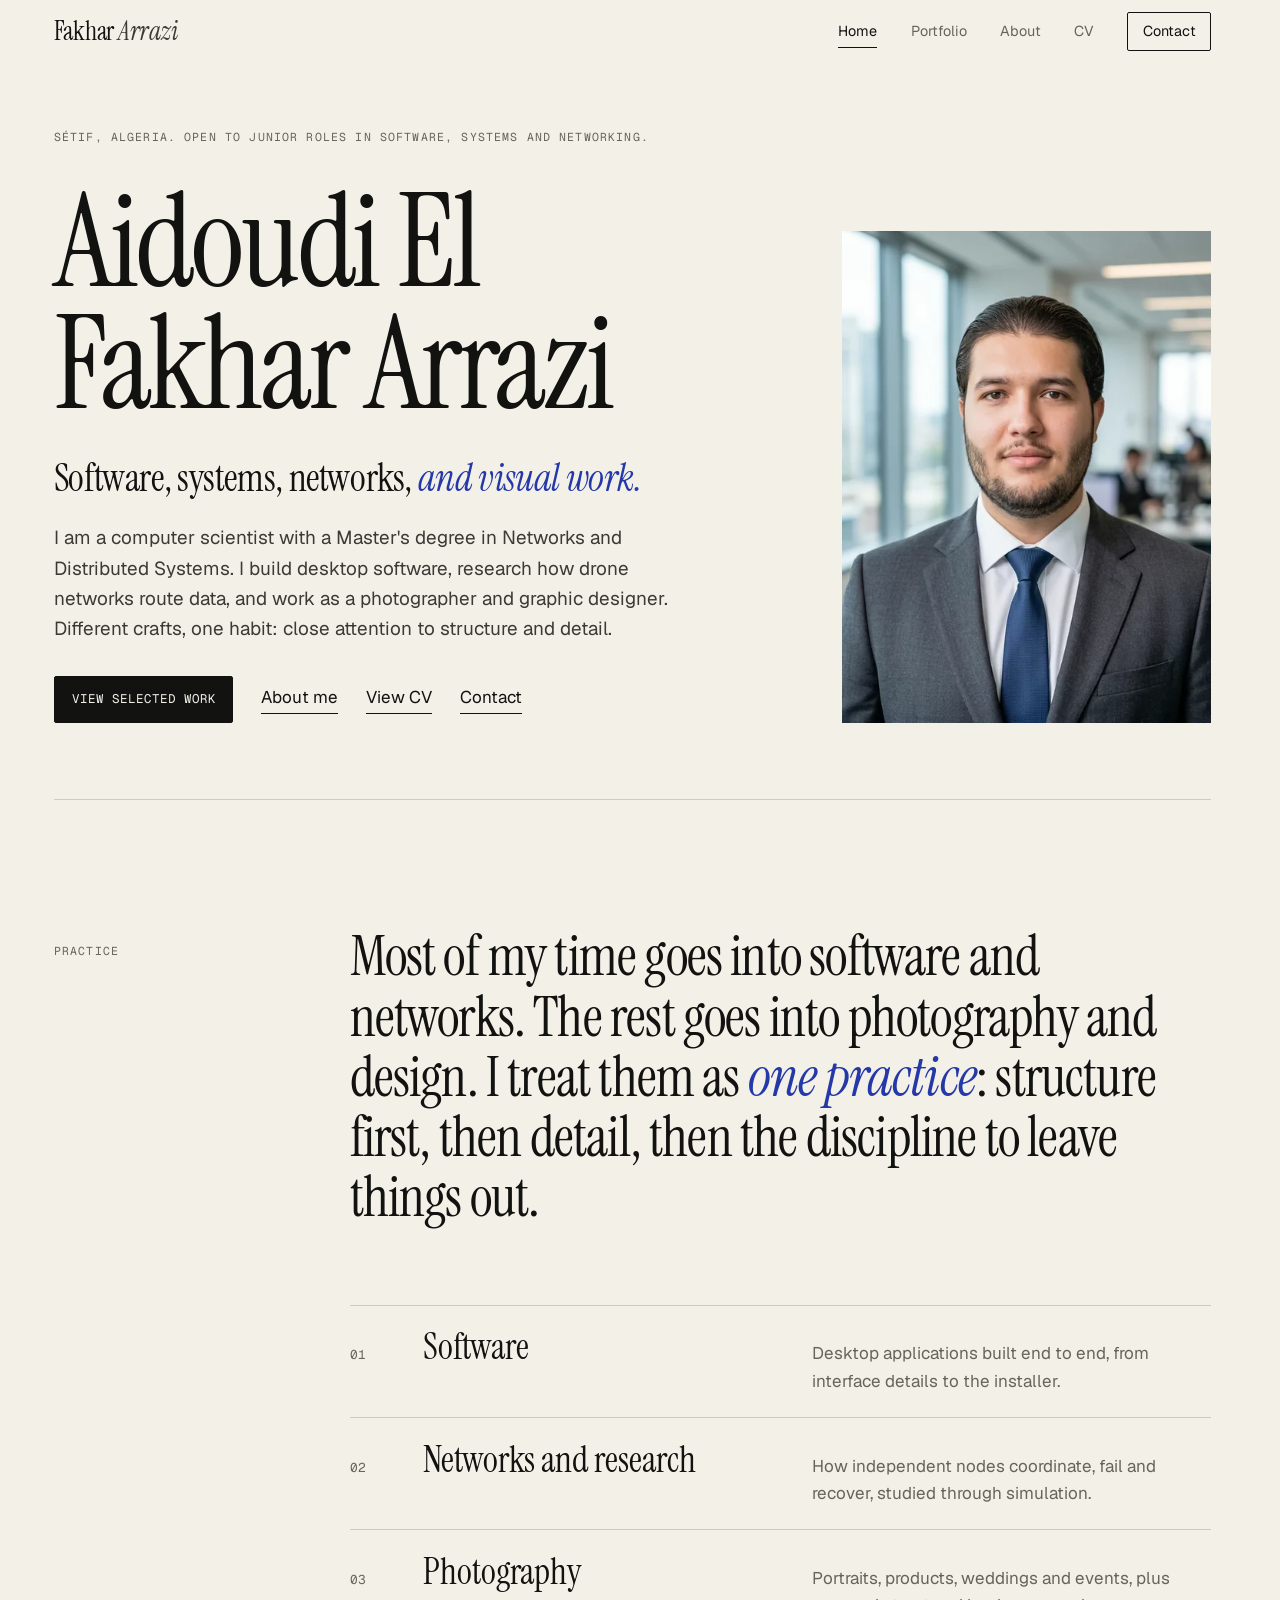
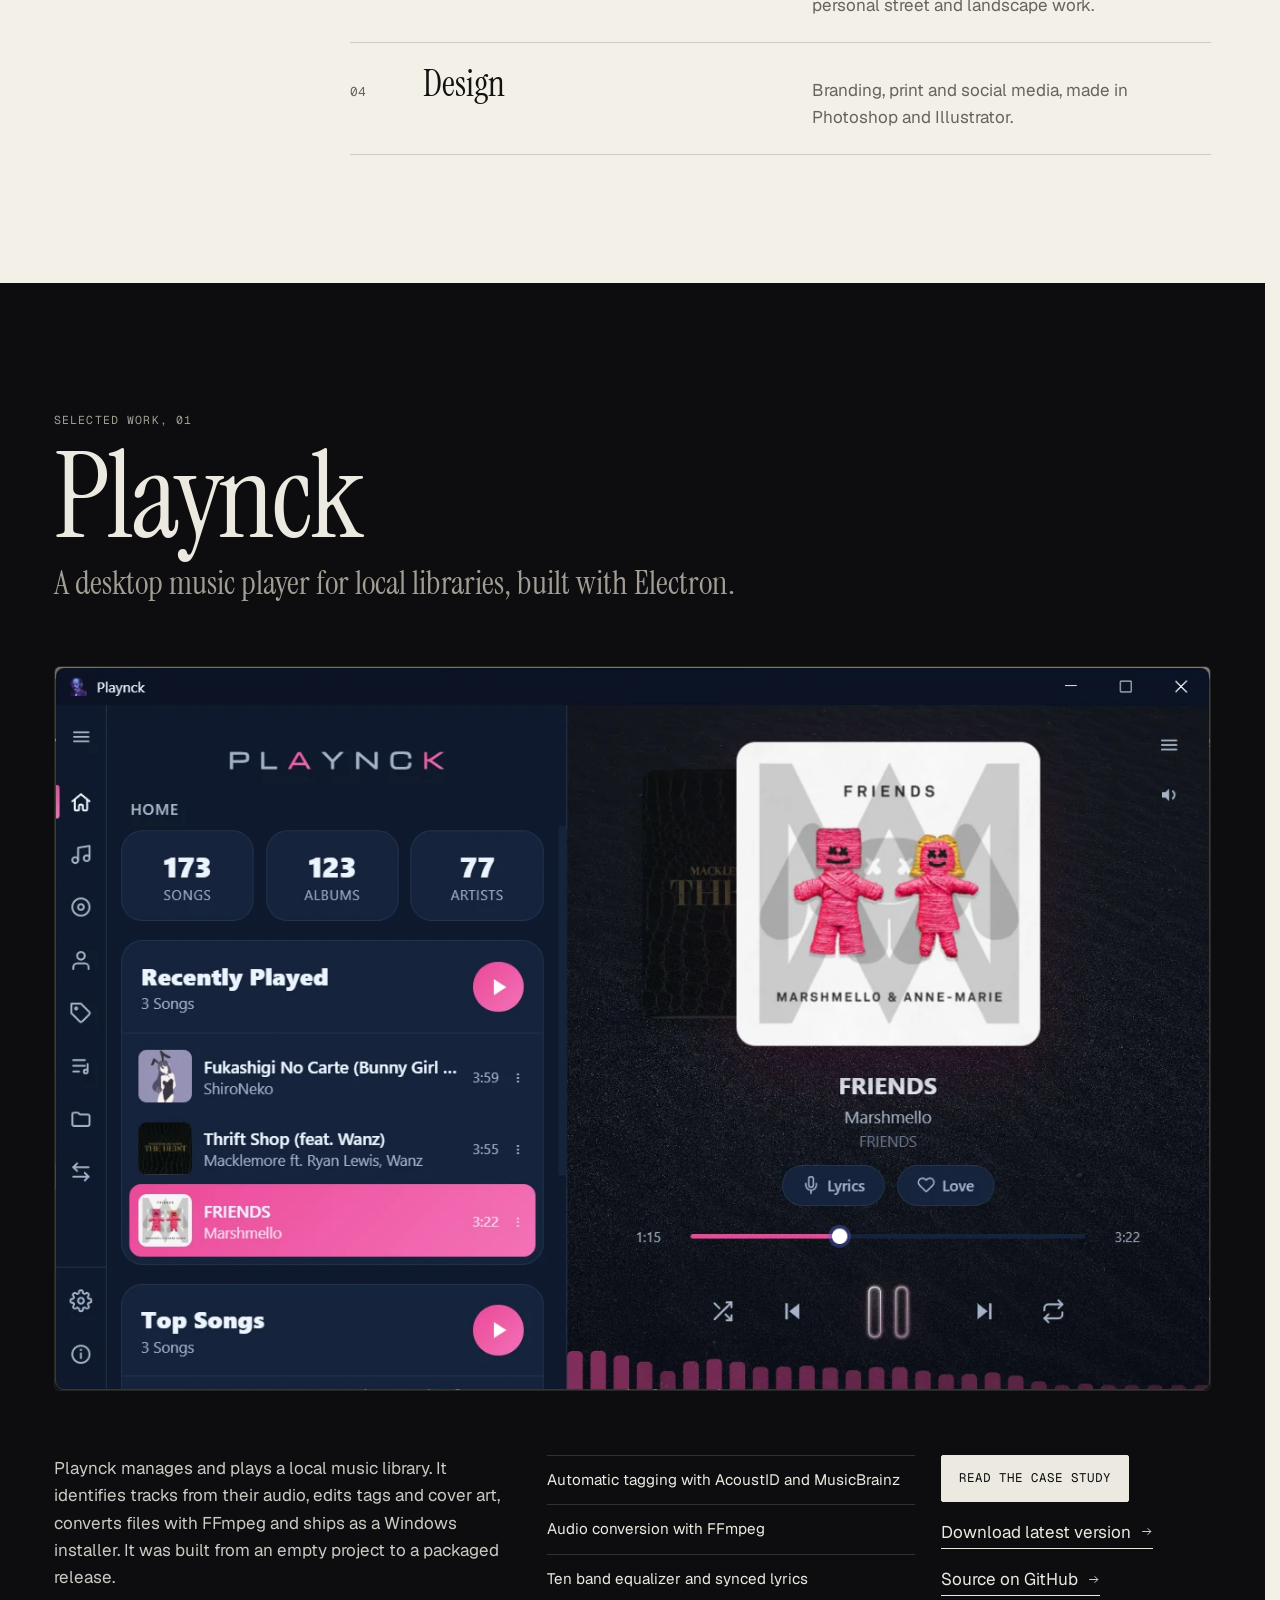
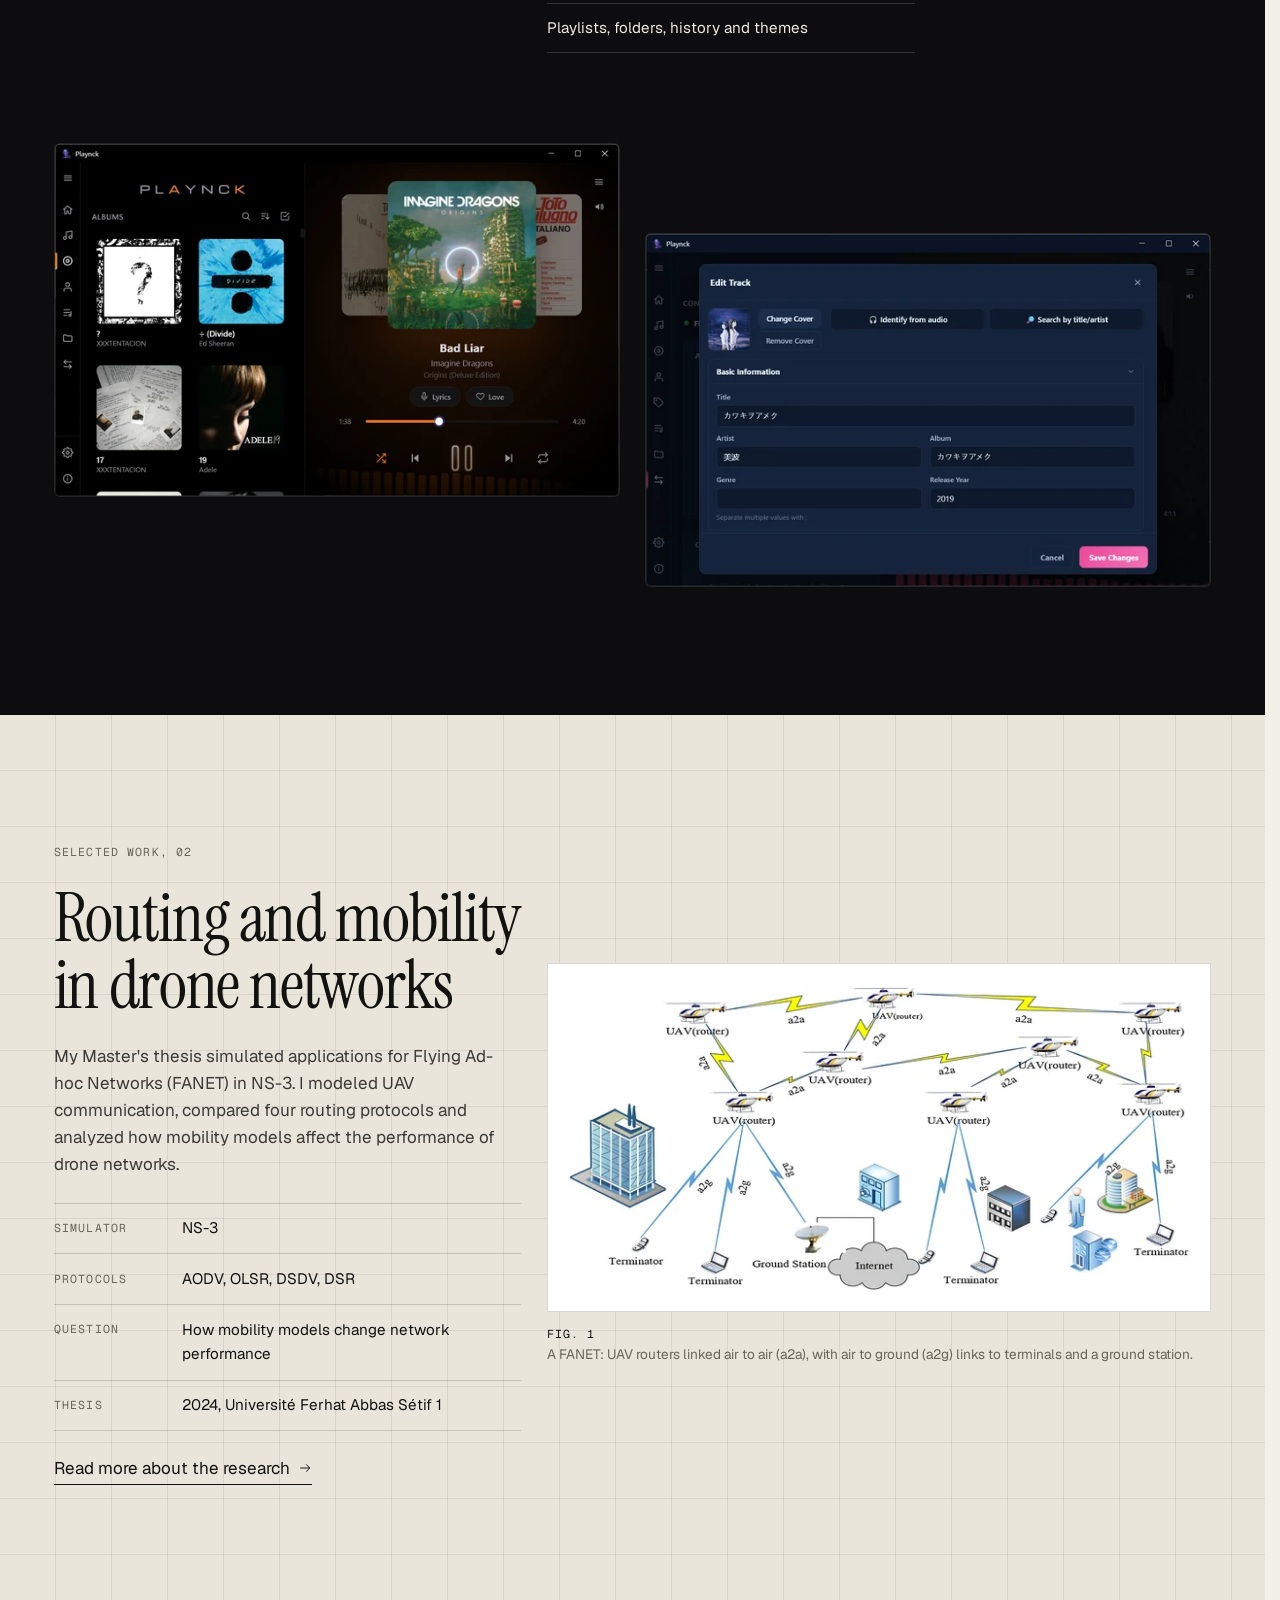
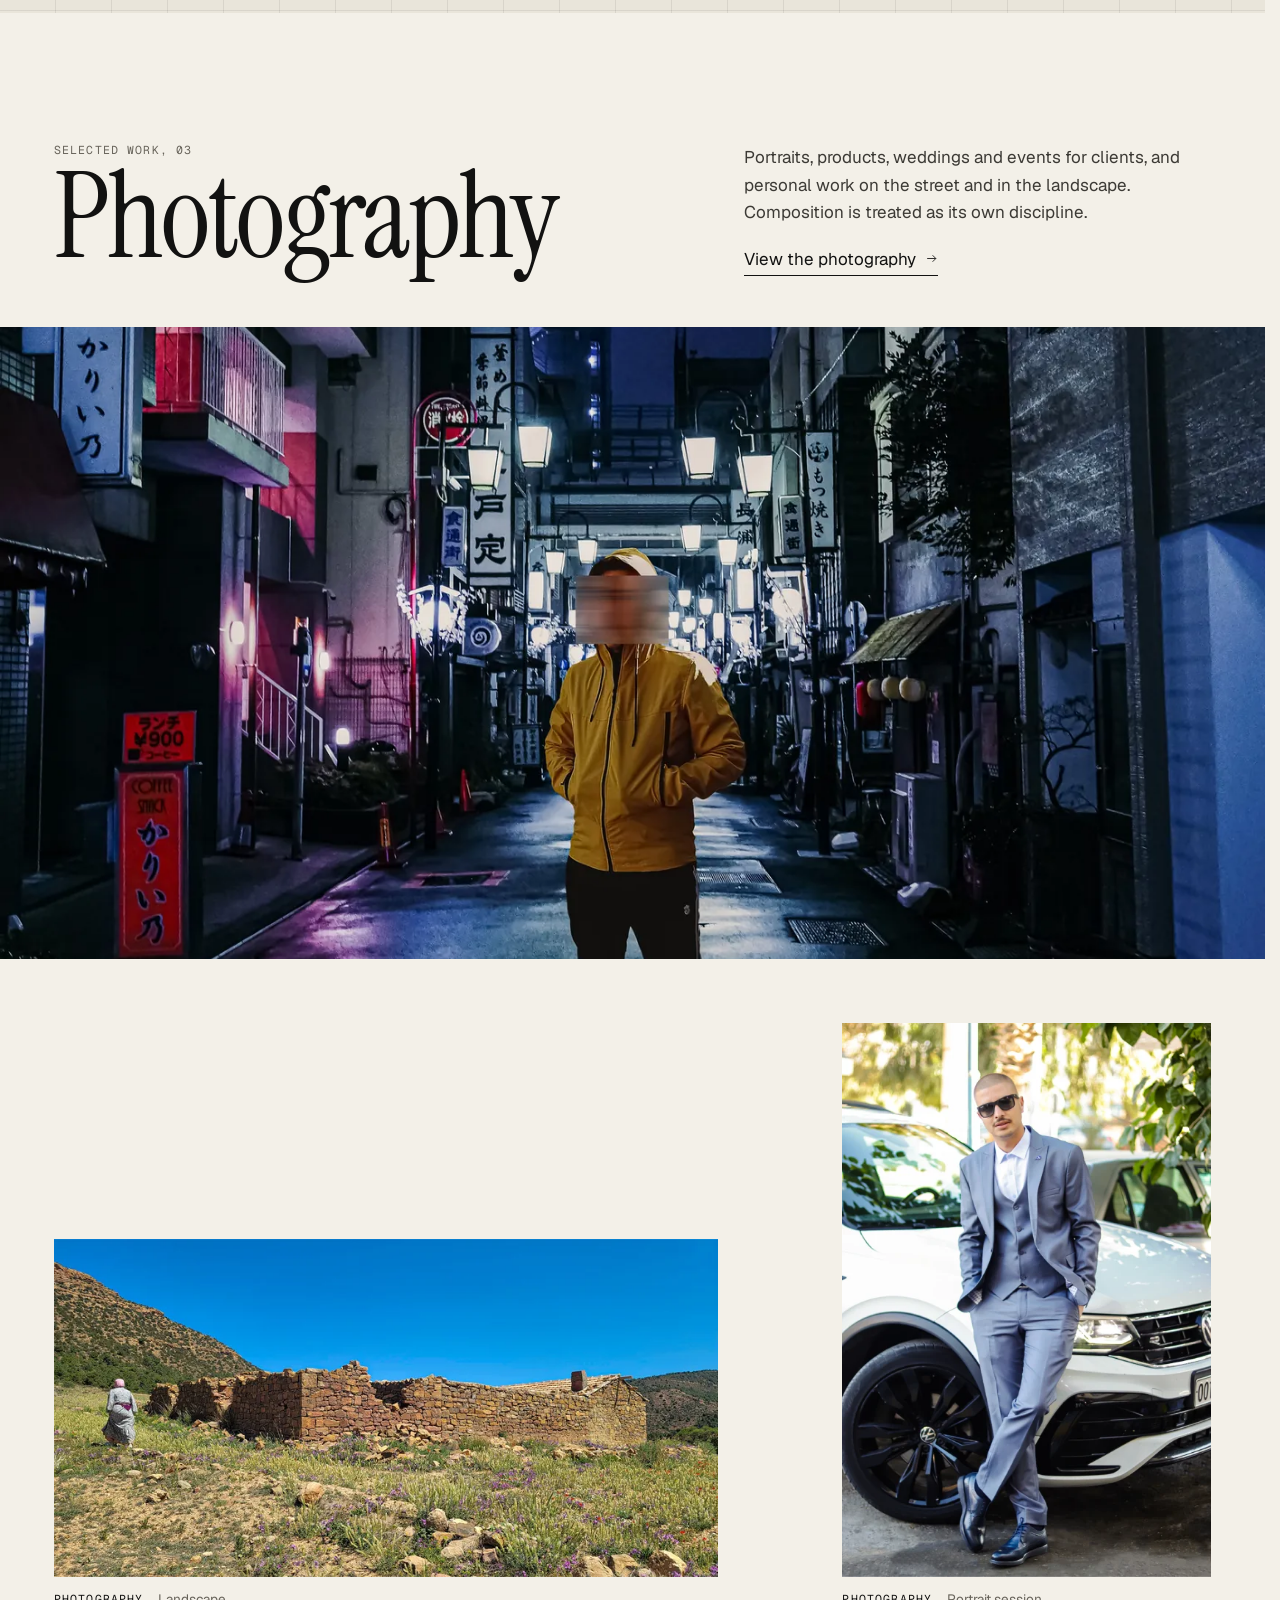
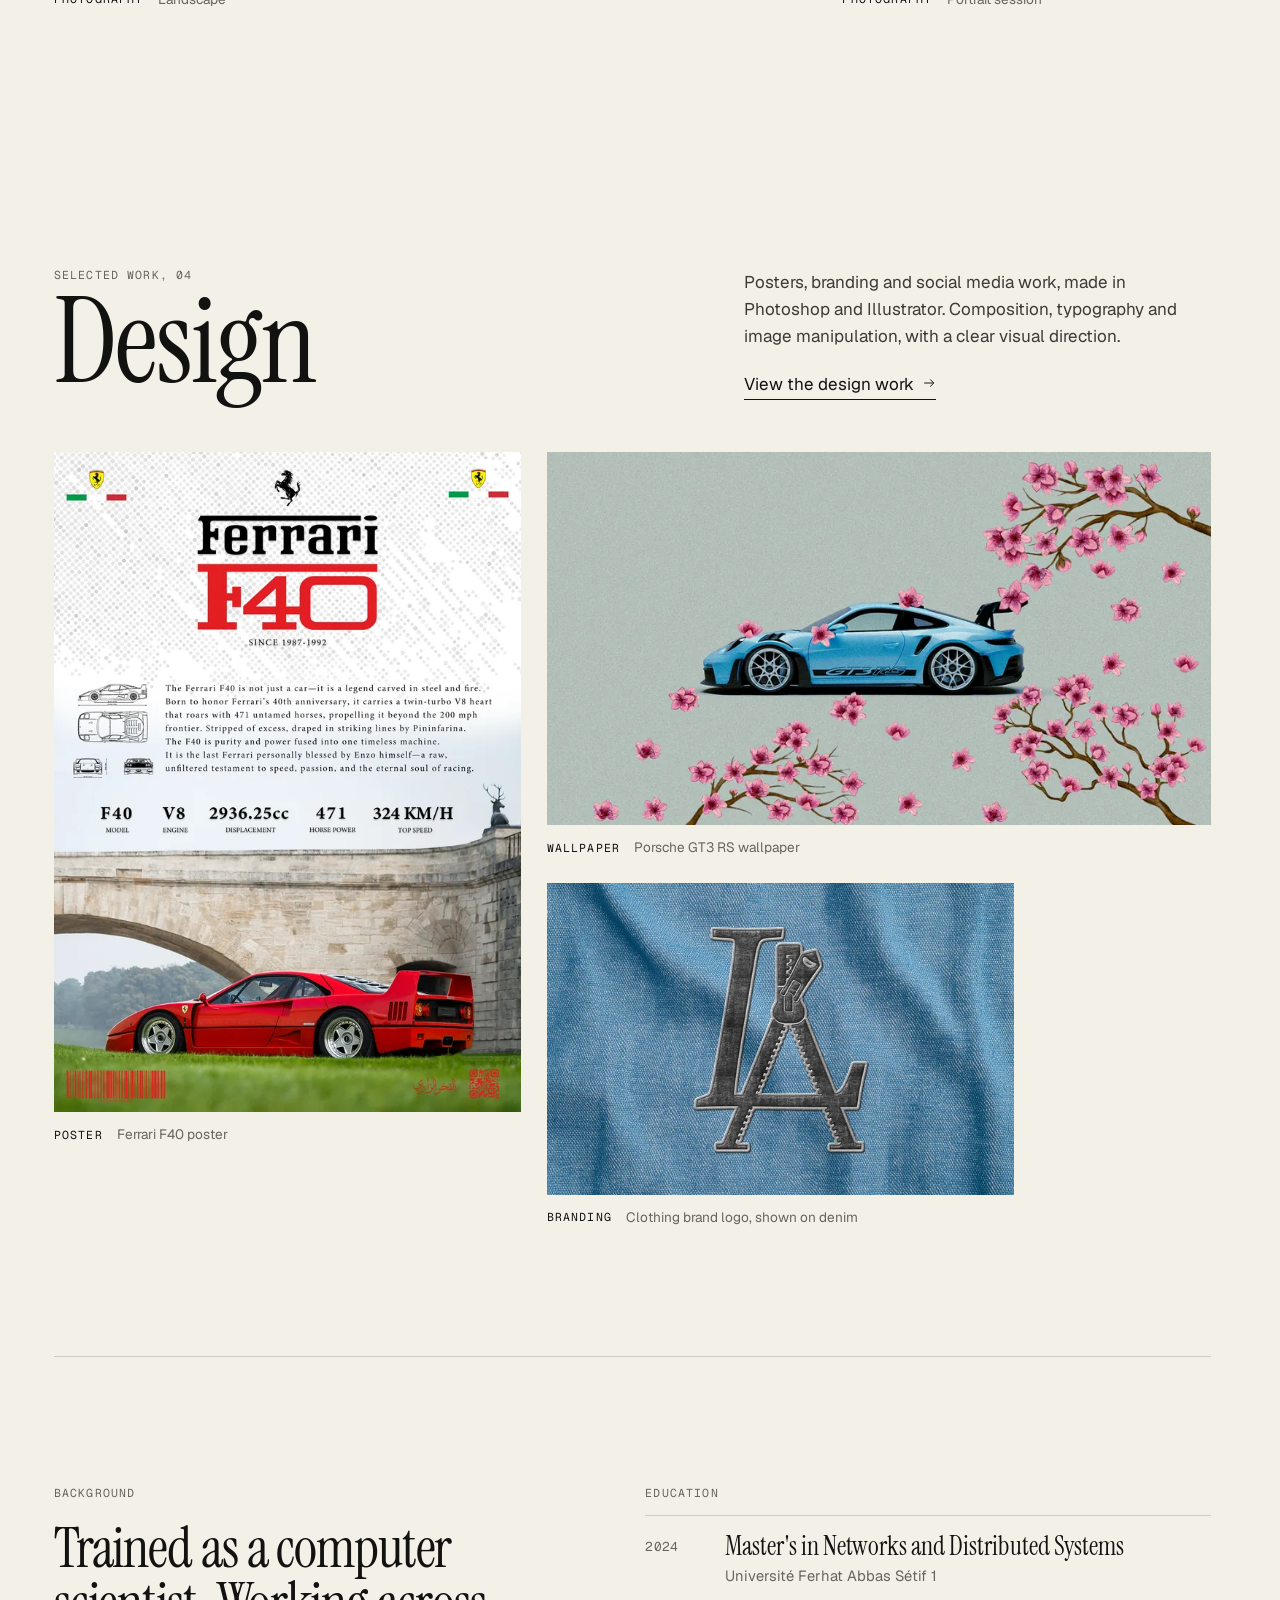
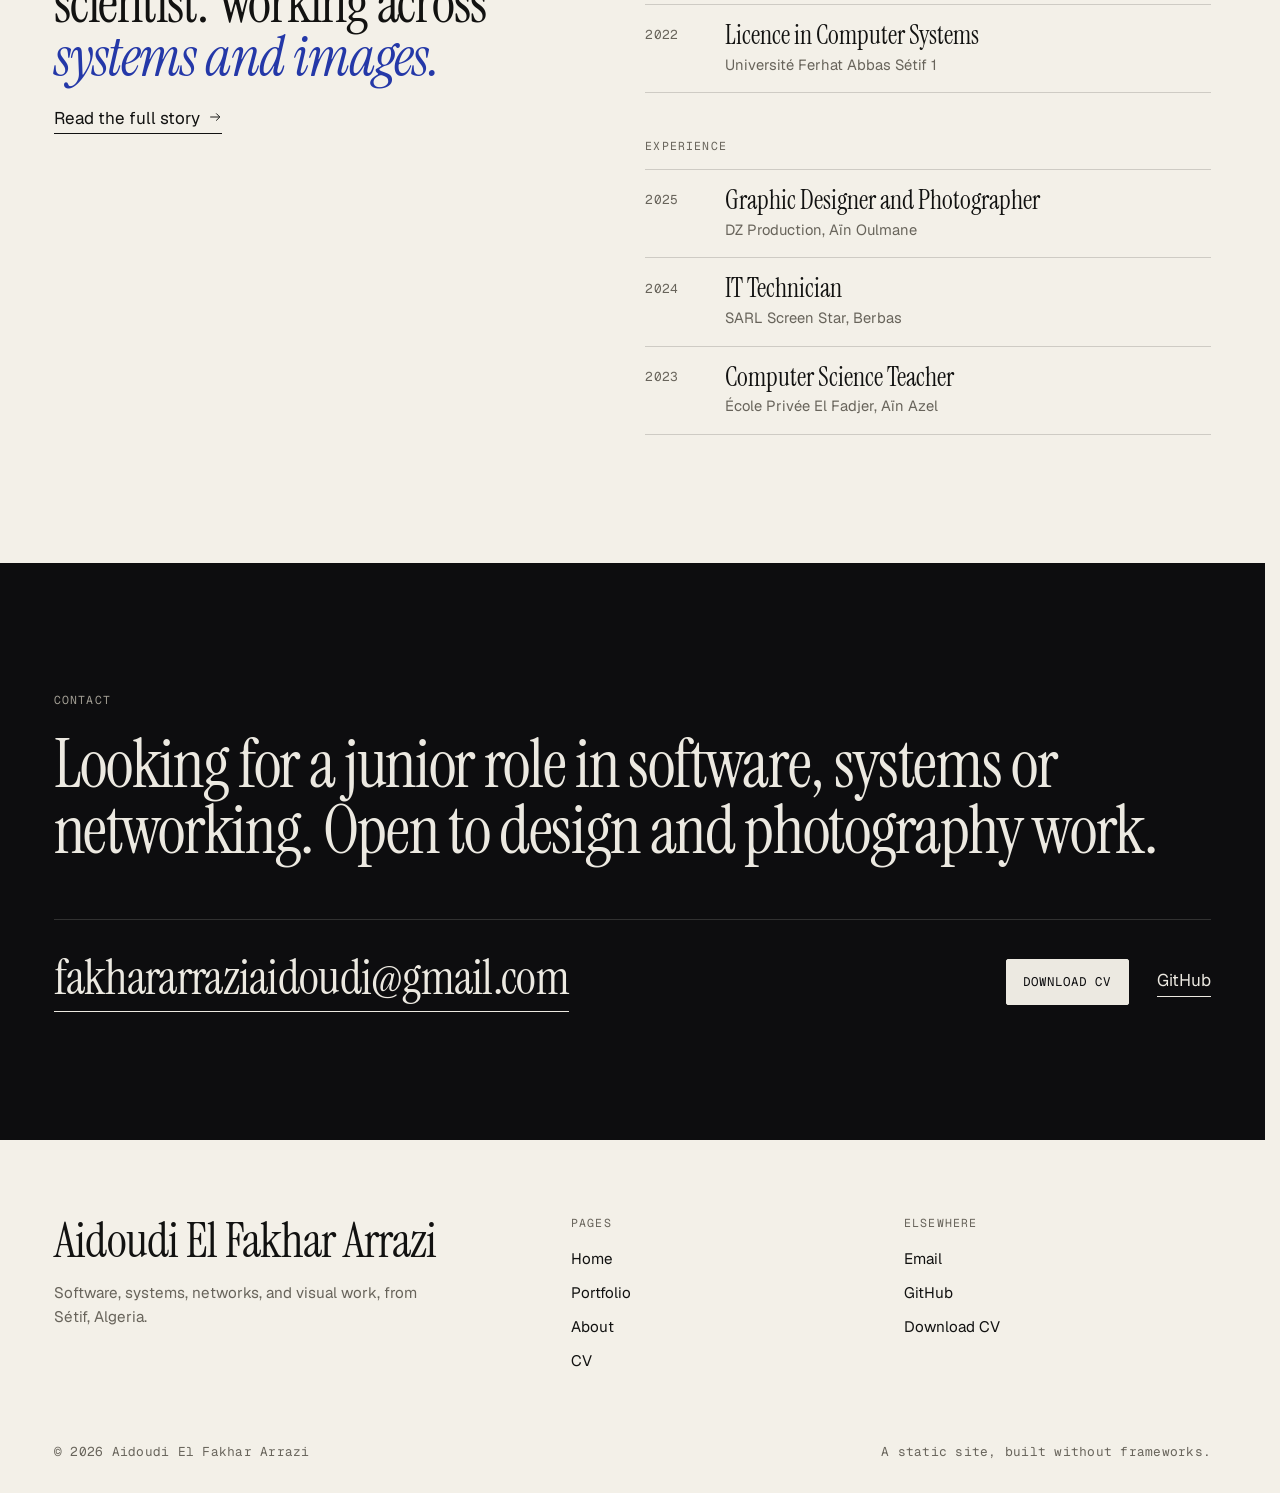
<file: index.html>
<!DOCTYPE html>
<html lang="en">
<head>
<meta charset="utf-8">
<meta name="viewport" content="width=device-width, initial-scale=1">
<title>Aidoudi El Fakhar Arrazi | Software, systems, networks and visual work</title>
<meta name="description" content="Computer scientist with a Master&#x27;s in Networks and Distributed Systems. Desktop software, FANET research with NS-3, photography and graphic design. Based in Sétif, Algeria.">
<meta name="author" content="Aidoudi El Fakhar Arrazi">
<meta name="theme-color" content="#f3f0e8">
<link rel="canonical" href="https://fakhararrazi.github.io/">
<link rel="icon" href="assets/favicon.svg" type="image/svg+xml">

<meta property="og:type" content="website">
<meta property="og:site_name" content="Aidoudi El Fakhar Arrazi">
<meta property="og:locale" content="en">
<meta property="og:title" content="Aidoudi El Fakhar Arrazi | Software, systems, networks and visual work">
<meta property="og:description" content="Computer scientist with a Master&#x27;s in Networks and Distributed Systems. Desktop software, FANET research with NS-3, photography and graphic design. Based in Sétif, Algeria.">
<meta property="og:url" content="https://fakhararrazi.github.io/">
<meta property="og:image" content="https://fakhararrazi.github.io/assets/web/og-image.jpg">
<meta property="og:image:width" content="1200">
<meta property="og:image:height" content="630">
<meta property="og:image:alt" content="Night street in Tokyo with a figure in a yellow jacket, photographed and edited by Aidoudi El Fakhar Arrazi">
<meta name="twitter:card" content="summary_large_image">
<meta name="twitter:title" content="Aidoudi El Fakhar Arrazi | Software, systems, networks and visual work">
<meta name="twitter:description" content="Computer scientist with a Master&#x27;s in Networks and Distributed Systems. Desktop software, FANET research with NS-3, photography and graphic design. Based in Sétif, Algeria.">
<meta name="twitter:image" content="https://fakhararrazi.github.io/assets/web/og-image.jpg">
<meta name="twitter:image:alt" content="Night street in Tokyo with a figure in a yellow jacket, photographed and edited by Aidoudi El Fakhar Arrazi">

<link rel="preload" href="assets/fonts/instrument-serif-latin-400-normal.woff2" as="font" type="font/woff2" crossorigin>
<link rel="preload" href="assets/fonts/geist-latin-wght-normal.woff2" as="font" type="font/woff2" crossorigin>
<link rel="stylesheet" href="css/style.css">
<link rel="stylesheet" href="css/home.css">
<script>document.documentElement.classList.add("js")</script>
<script type="application/ld+json">
{
 "@context": "https://schema.org",
 "@graph": [
  {
   "@type": "Person",
   "@id": "https://fakhararrazi.github.io/#person",
   "name": "Aidoudi El Fakhar Arrazi",
   "alternateName": "Fakhar Arrazi",
   "url": "https://fakhararrazi.github.io/",
   "image": "https://fakhararrazi.github.io/assets/web/portrait-896.webp",
   "description": "Software developer, networking researcher, photographer and graphic designer based in Sétif, Algeria.",
   "address": {
    "@type": "PostalAddress",
    "addressLocality": "Sétif",
    "addressCountry": "DZ"
   },
   "alumniOf": {
    "@type": "CollegeOrUniversity",
    "name": "Université Ferhat Abbas Sétif 1"
   },
   "knowsAbout": [
    "Software development",
    "Computer networks",
    "Distributed systems",
    "Flying ad hoc networks",
    "NS-3",
    "Electron",
    "Photography",
    "Graphic design"
   ],
   "sameAs": [
    "https://github.com/FakharArrazi"
   ]
  },
  {
   "@type": "WebSite",
   "@id": "https://fakhararrazi.github.io/#website",
   "url": "https://fakhararrazi.github.io/",
   "name": "Aidoudi El Fakhar Arrazi",
   "inLanguage": "en",
   "author": {
    "@id": "https://fakhararrazi.github.io/#person"
   }
  }
 ]
}
</script>
</head>
<body>
<a class="skip" href="#main">Skip to content</a>
<header class="site-header">
  <div class="site-header__in container">
    <a class="brand" href="index.html" aria-label="Fakhar Arrazi, home">Fakhar <em>Arrazi</em></a>
    <nav class="nav" aria-label="Primary">
      <a href="index.html" aria-current="page">Home</a>
      <a href="portfolio.html">Portfolio</a>
      <a href="about.html">About</a>
      <a href="cv.html">CV</a>
      <a class="nav__contact" href="about.html#contact">Contact</a>
    </nav>
    <button class="menu-btn" type="button" aria-expanded="false" aria-controls="menu">Menu</button>
  </div>
</header>
<div class="menu" id="menu" aria-hidden="true" inert role="dialog" aria-modal="true" aria-label="Site menu">
  <div class="container">
    <div class="menu__top"><a class="brand" href="index.html">Fakhar <em>Arrazi</em></a><button class="menu-btn menu__close" type="button">Close</button></div>
  </div>
  <nav class="menu__nav container" aria-label="Mobile">
      <a href="index.html" aria-current="page">Home<span>01</span></a>
      <a href="portfolio.html">Portfolio<span>02</span></a>
      <a href="about.html">About<span>03</span></a>
      <a href="cv.html">CV<span>04</span></a>
      <a href="about.html#contact">Contact<span>05</span></a>
  </nav>
  <div class="menu__foot container"><a class="link" href="mailto:fakhararraziaidoudi@gmail.com">fakhararraziaidoudi@gmail.com</a><a class="link" href="https://github.com/FakharArrazi" target="_blank" rel="noopener">GitHub</a></div>
</div>
<main id="main">

<section class="hero container" aria-labelledby="hero-title">
  <div class="hero__copy">
    <p class="eyebrow">Sétif, Algeria. Open to junior roles in software, systems and networking.</p>
    <h1 id="hero-title" class="hero__name"><span>Aidoudi El</span> <span>Fakhar Arrazi</span></h1>
    <p class="hero__line serif">Software, systems, networks, <em>and visual work.</em></p>
    <p class="hero__intro">I am a computer scientist with a Master's degree in Networks and Distributed Systems. I build desktop software, research how drone networks route data, and work as a photographer and graphic designer. Different crafts, one habit: close attention to structure and detail.</p>
    <div class="hero__actions">
      <a class="btn" href="portfolio.html">View selected work</a>
      <a class="link" href="about.html">About me</a>
      <a class="link" href="cv.html">View CV</a>
      <a class="link" href="about.html#contact">Contact</a>
    </div>
  </div>
  <figure class="hero__fig">
    <img src="assets/web/portrait-896.webp" srcset="assets/web/portrait-480.webp 480w, assets/web/portrait-896.webp 896w" sizes="(max-width: 900px) 92vw, 34vw" width="896" height="1195" alt="Portrait of Aidoudi El Fakhar Arrazi in a grey suit and navy tie, in an office with large windows" loading="eager" fetchpriority="high" decoding="async" style="object-position:50% 24%">
  </figure>
</section>

<section class="statement container" aria-labelledby="statement-title">
  <p class="eyebrow">Practice</p>
  <div class="statement__main">
    <h2 id="statement-title" class="statement__text" data-reveal>Most of my time goes into software and networks. The rest goes into photography and design. I treat them as <em>one practice</em>: structure first, then detail, then the discipline to leave things out.</h2>
    <ol class="index">
      <li data-reveal><a href="portfolio.html#playnck"><span class="mono">01</span><span class="index__t">Software</span><span class="index__d">Desktop applications built end to end, from interface details to the installer.</span></a></li>
      <li data-reveal><a href="portfolio.html#fanet"><span class="mono">02</span><span class="index__t">Networks and research</span><span class="index__d">How independent nodes coordinate, fail and recover, studied through simulation.</span></a></li>
      <li data-reveal><a href="portfolio.html#photography"><span class="mono">03</span><span class="index__t">Photography</span><span class="index__d">Portraits, products, weddings and events, plus personal street and landscape work.</span></a></li>
      <li data-reveal><a href="portfolio.html#design"><span class="mono">04</span><span class="index__t">Design</span><span class="index__d">Branding, print and social media, made in Photoshop and Illustrator.</span></a></li>
    </ol>
  </div>
</section>

<section class="feature feature--dark on-dark" id="playnck" aria-labelledby="playnck-title">
  <div class="container">
    <header class="feature__head" data-reveal>
      <p class="eyebrow">Selected work, 01</p>
      <h2 id="playnck-title">Playnck</h2>
      <p class="feature__sub">A desktop music player for local libraries, built with Electron.</p>
    </header>
    <a class="shot" href="portfolio.html#playnck" aria-label="Read the Playnck case study" data-reveal>
      <img src="assets/web/playnck-home-1274.webp" srcset="assets/web/playnck-home-640.webp 640w, assets/web/playnck-home-1274.webp 1274w" sizes="(max-width: 1400px) 92vw, 1240px" width="1274" height="797" alt="Playnck home screen showing library totals, recently played tracks and an album cover carousel beside the player" loading="lazy" decoding="async">
    </a>
    <div class="feature__cols grid">
      <div class="feature__text" data-reveal>
        <p class="prose">Playnck manages and plays a local music library. It identifies tracks from their audio, edits tags and cover art, converts files with FFmpeg and ships as a Windows installer. It was built from an empty project to a packaged release.</p>
      </div>
      <ul class="ticks" data-reveal style="--d:.08s">
        <li>Automatic tagging with AcoustID and MusicBrainz</li>
        <li>Audio conversion with FFmpeg</li>
        <li>Ten band equalizer and synced lyrics</li>
        <li>Playlists, folders, history and themes</li>
      </ul>
      <div class="feature__links" data-reveal style="--d:.16s">
        <a class="btn" href="portfolio.html#playnck">Read the case study</a>
        <a class="link link--arrow" href="https://github.com/FakharArrazi/Project-Playnck/releases/latest" target="_blank" rel="noopener">Download latest version</a>
        <a class="link link--arrow" href="https://github.com/FakharArrazi/Project-Playnck" target="_blank" rel="noopener">Source on GitHub</a>
      </div>
    </div>
    <div class="duo grid">
      <a class="shot duo__a" href="portfolio.html#playnck" aria-label="See more Playnck screens" data-reveal><img src="assets/web/playnck-albums-1274.webp" srcset="assets/web/playnck-albums-640.webp 640w, assets/web/playnck-albums-1274.webp 1274w" sizes="(max-width: 720px) 92vw, 46vw" width="1274" height="797" alt="Playnck album grid beside a now playing view with cover carousel" loading="lazy" decoding="async"></a>
      <a class="shot duo__b" href="portfolio.html#playnck" aria-label="See more Playnck screens" data-reveal style="--d:.1s"><img src="assets/web/playnck-edit-1274.webp" srcset="assets/web/playnck-edit-640.webp 640w, assets/web/playnck-edit-1274.webp 1274w" sizes="(max-width: 720px) 92vw, 46vw" width="1274" height="797" alt="Playnck track editor with cover art controls and identify from audio button" loading="lazy" decoding="async"></a>
    </div>
  </div>
</section>

<section class="feature feature--research" id="fanet" aria-labelledby="fanet-title">
  <div class="container research grid">
    <div class="research__text">
      <p class="eyebrow" data-reveal>Selected work, 02</p>
      <h2 id="fanet-title" data-reveal>Routing and mobility in drone networks</h2>
      <p class="prose" data-reveal>My Master's thesis simulated applications for Flying Ad-hoc Networks (FANET) in NS-3. I modeled UAV communication, compared four routing protocols and analyzed how mobility models affect the performance of drone networks.</p>
      <dl class="facts" data-reveal>
        <div><dt>Simulator</dt><dd>NS-3</dd></div>
        <div><dt>Protocols</dt><dd>AODV, OLSR, DSDV, DSR</dd></div>
        <div><dt>Question</dt><dd>How mobility models change network performance</dd></div>
        <div><dt>Thesis</dt><dd>2024, Université Ferhat Abbas Sétif 1</dd></div>
      </dl>
      <a class="link link--arrow" href="portfolio.html#fanet" data-reveal>Read more about the research</a>
    </div>
    <figure class="research__fig" data-reveal>
      <div class="plate"><img src="assets/web/fanet-network-1200.webp" srcset="assets/web/fanet-network-640.webp 640w, assets/web/fanet-network-1200.webp 1200w, assets/web/fanet-network-1800.webp 1800w" sizes="(max-width: 900px) 92vw, 50vw" width="3400" height="1676" alt="Diagram of a flying ad hoc network: UAVs acting as routers linked air to air, and air to ground links to terminals and a ground station connected to the internet" loading="lazy" decoding="async"></div>
      <figcaption class="cap"><b>Fig. 1</b><span>A FANET: UAV routers linked air to air (a2a), with air to ground (a2g) links to terminals and a ground station.</span></figcaption>
    </figure>
  </div>
</section>

<section class="feature feature--photo" id="photography" aria-labelledby="photo-title">
  <div class="container photo__head grid">
    <div class="photo__title">
      <p class="eyebrow" data-reveal>Selected work, 03</p>
      <h2 id="photo-title" data-reveal>Photography</h2>
    </div>
    <div class="photo__text">
      <p class="prose" data-reveal>Portraits, products, weddings and events for clients, and personal work on the street and in the landscape. Composition is treated as its own discipline.</p>
      <a class="link link--arrow" href="portfolio.html#photography" data-reveal>View the photography</a>
    </div>
  </div>
  <a class="bleed" href="portfolio.html#photography" aria-label="View the photography" data-reveal>
    <img src="assets/web/tokyo-1400.webp" srcset="assets/web/tokyo-800.webp 800w, assets/web/tokyo-1400.webp 1400w, assets/web/tokyo-2200.webp 2200w" sizes="100vw" width="4000" height="2080" alt="A figure in a yellow jacket standing in a narrow Tokyo street at night, lit by lanterns and neon signs" loading="lazy" decoding="async" style="object-position:50% 55%">
  </a>
  <div class="container photo__pair grid">
    <figure class="photo__a" data-reveal><a class="zoom" href="assets/web/landscape-2200.webp" data-lightbox="home-photo" data-category="Photography" data-caption="Landscape" data-alt="Stone farm building in a green mountain valley under a deep blue sky, with a woman walking in the meadow at the left" aria-label="Open image: Landscape"><img src="assets/web/landscape-1400.webp" srcset="assets/web/landscape-800.webp 800w, assets/web/landscape-1400.webp 1400w, assets/web/landscape-2200.webp 2200w" sizes="(max-width: 900px) 92vw, 62vw" width="2456" height="1249" alt="Stone farm building in a green mountain valley under a deep blue sky, with a woman walking in the meadow at the left" loading="lazy" decoding="async"></a><figcaption class="cap"><b>Photography</b><span>Landscape</span></figcaption></figure>
    <figure class="photo__b" data-reveal style="--d:0.1s"><a class="zoom" href="assets/web/portrait-shoot-502.webp" data-lightbox="home-photo" data-category="Photography" data-caption="Portrait session" data-alt="Man in a blue three piece suit and sunglasses leaning on a white car" aria-label="Open image: Portrait session"><img src="assets/web/portrait-shoot-502.webp" width="502" height="754" alt="Man in a blue three piece suit and sunglasses leaning on a white car" loading="lazy" decoding="async"></a><figcaption class="cap"><b>Photography</b><span>Portrait session</span></figcaption></figure>
  </div>
</section>

<section class="feature feature--design" id="design" aria-labelledby="design-title">
  <div class="container">
    <header class="design__head grid">
      <div class="design__title"><p class="eyebrow" data-reveal>Selected work, 04</p><h2 id="design-title" data-reveal>Design</h2></div>
      <div class="design__text"><p class="prose" data-reveal>Posters, branding and social media work, made in Photoshop and Illustrator. Composition, typography and image manipulation, with a clear visual direction.</p>
      <a class="link link--arrow" href="portfolio.html#design" data-reveal>View the design work</a></div>
    </header>
    <div class="design__grid grid">
      <figure class="d1" data-reveal><a class="zoom" href="assets/web/ferrari-1800.webp" data-lightbox="home-design" data-category="Poster" data-caption="Ferrari F40 poster" data-alt="Ferrari F40 poster with a red F40 wordmark, technical drawings, specifications and the car beneath a stone bridge" aria-label="Open image: Ferrari F40 poster"><img src="assets/web/ferrari-1100.webp" srcset="assets/web/ferrari-640.webp 640w, assets/web/ferrari-1100.webp 1100w, assets/web/ferrari-1800.webp 1800w" sizes="(max-width: 900px) 92vw, 40vw" width="3894" height="5507" alt="Ferrari F40 poster with a red F40 wordmark, technical drawings, specifications and the car beneath a stone bridge" loading="lazy" decoding="async"></a><figcaption class="cap"><b>Poster</b><span>Ferrari F40 poster</span></figcaption></figure>
      <figure class="d2" data-reveal style="--d:0.08s"><a class="zoom" href="assets/web/gt3rs-1920.webp" data-lightbox="home-design" data-category="Wallpaper" data-caption="Porsche GT3 RS wallpaper" data-alt="Light blue Porsche GT3 RS in side profile on a pale green background with cherry blossom branches" aria-label="Open image: Porsche GT3 RS wallpaper"><img src="assets/web/gt3rs-1400.webp" srcset="assets/web/gt3rs-800.webp 800w, assets/web/gt3rs-1400.webp 1400w, assets/web/gt3rs-1920.webp 1920w" sizes="(max-width: 900px) 92vw, 52vw" width="1920" height="1080" alt="Light blue Porsche GT3 RS in side profile on a pale green background with cherry blossom branches" loading="lazy" decoding="async"></a><figcaption class="cap"><b>Wallpaper</b><span>Porsche GT3 RS wallpaper</span></figcaption></figure>
      <figure class="d3" data-reveal style="--d:0.12s"><a class="zoom" href="assets/web/la-logo-1322.webp" data-lightbox="home-design" data-category="Branding" data-caption="Clothing brand logo, shown on denim" data-alt="Embroidered LA monogram with a zipper forming the letter A, on blue denim" aria-label="Open image: Clothing brand logo, shown on denim"><img src="assets/web/la-logo-1322.webp" srcset="assets/web/la-logo-640.webp 640w, assets/web/la-logo-1322.webp 1322w" sizes="(max-width: 900px) 92vw, 30vw" width="1322" height="882" alt="Embroidered LA monogram with a zipper forming the letter A, on blue denim" loading="lazy" decoding="async"></a><figcaption class="cap"><b>Branding</b><span>Clothing brand logo, shown on denim</span></figcaption></figure>
    </div>
  </div>
</section>

<section class="snapshot container" aria-labelledby="snap-title">
  <div class="snapshot__head">
    <p class="eyebrow" data-reveal>Background</p>
    <h2 id="snap-title" data-reveal>Trained as a computer scientist. Working across <em>systems and images.</em></h2>
    <a class="link link--arrow" href="about.html" data-reveal>Read the full story</a>
  </div>
  <div class="snapshot__lists">
    <div data-reveal>
      <h3 class="eyebrow">Education</h3>
      <ul class="rows">
        <li><span class="mono">2024</span><div><p class="rows__t">Master's in Networks and Distributed Systems</p><p class="rows__s">Université Ferhat Abbas Sétif 1</p></div></li>
        <li><span class="mono">2022</span><div><p class="rows__t">Licence in Computer Systems</p><p class="rows__s">Université Ferhat Abbas Sétif 1</p></div></li>
      </ul>
    </div>
    <div data-reveal style="--d:.08s">
      <h3 class="eyebrow">Experience</h3>
      <ul class="rows">
        <li><span class="mono">2025</span><div><p class="rows__t">Graphic Designer and Photographer</p><p class="rows__s">DZ Production, Aïn Oulmane</p></div></li>
        <li><span class="mono">2024</span><div><p class="rows__t">IT Technician</p><p class="rows__s">SARL Screen Star, Berbas</p></div></li>
        <li><span class="mono">2023</span><div><p class="rows__t">Computer Science Teacher</p><p class="rows__s">École Privée El Fadjer, Aïn Azel</p></div></li>
      </ul>
    </div>
  </div>
</section>

<section class="closing on-dark" aria-labelledby="closing-title">
  <div class="container closing__in">
    <p class="eyebrow" data-reveal>Contact</p>
    <h2 id="closing-title" data-reveal>Looking for a junior role in software, systems or networking. Open to design and photography work.</h2>
    <div class="closing__row" data-reveal>
      <a class="closing__mail serif link" href="mailto:fakhararraziaidoudi@gmail.com">fakhararraziaidoudi@gmail.com</a>
      <div class="closing__links"><a class="btn" href="assets/cv/cv.pdf" download>Download CV</a><a class="link" href="https://github.com/FakharArrazi" target="_blank" rel="noopener">GitHub</a></div>
    </div>
  </div>
</section>

</main>
<footer class="site-footer container">
  <div class="footer__top">
    <div class="footer__brand">
      <p class="footer__name">Aidoudi El Fakhar Arrazi</p>
      <p class="footer__note">Software, systems, networks, and visual work, from Sétif, Algeria.</p>
    </div>
    <div class="footer__col">
      <h2>Pages</h2>
      <a href="index.html">Home</a><a href="portfolio.html">Portfolio</a><a href="about.html">About</a><a href="cv.html">CV</a>
    </div>
    <div class="footer__col">
      <h2>Elsewhere</h2>
      <a href="mailto:fakhararraziaidoudi@gmail.com">Email</a><a href="https://github.com/FakharArrazi" target="_blank" rel="noopener">GitHub</a><a href="assets/cv/cv.pdf" download>Download CV</a>
    </div>
  </div>
  <div class="footer__bottom mono"><span>&copy; <span data-year>2026</span> Aidoudi El Fakhar Arrazi</span><span>A static site, built without frameworks.</span></div>
</footer>
<script src="js/main.js" defer></script>
</body>
</html>
</file>
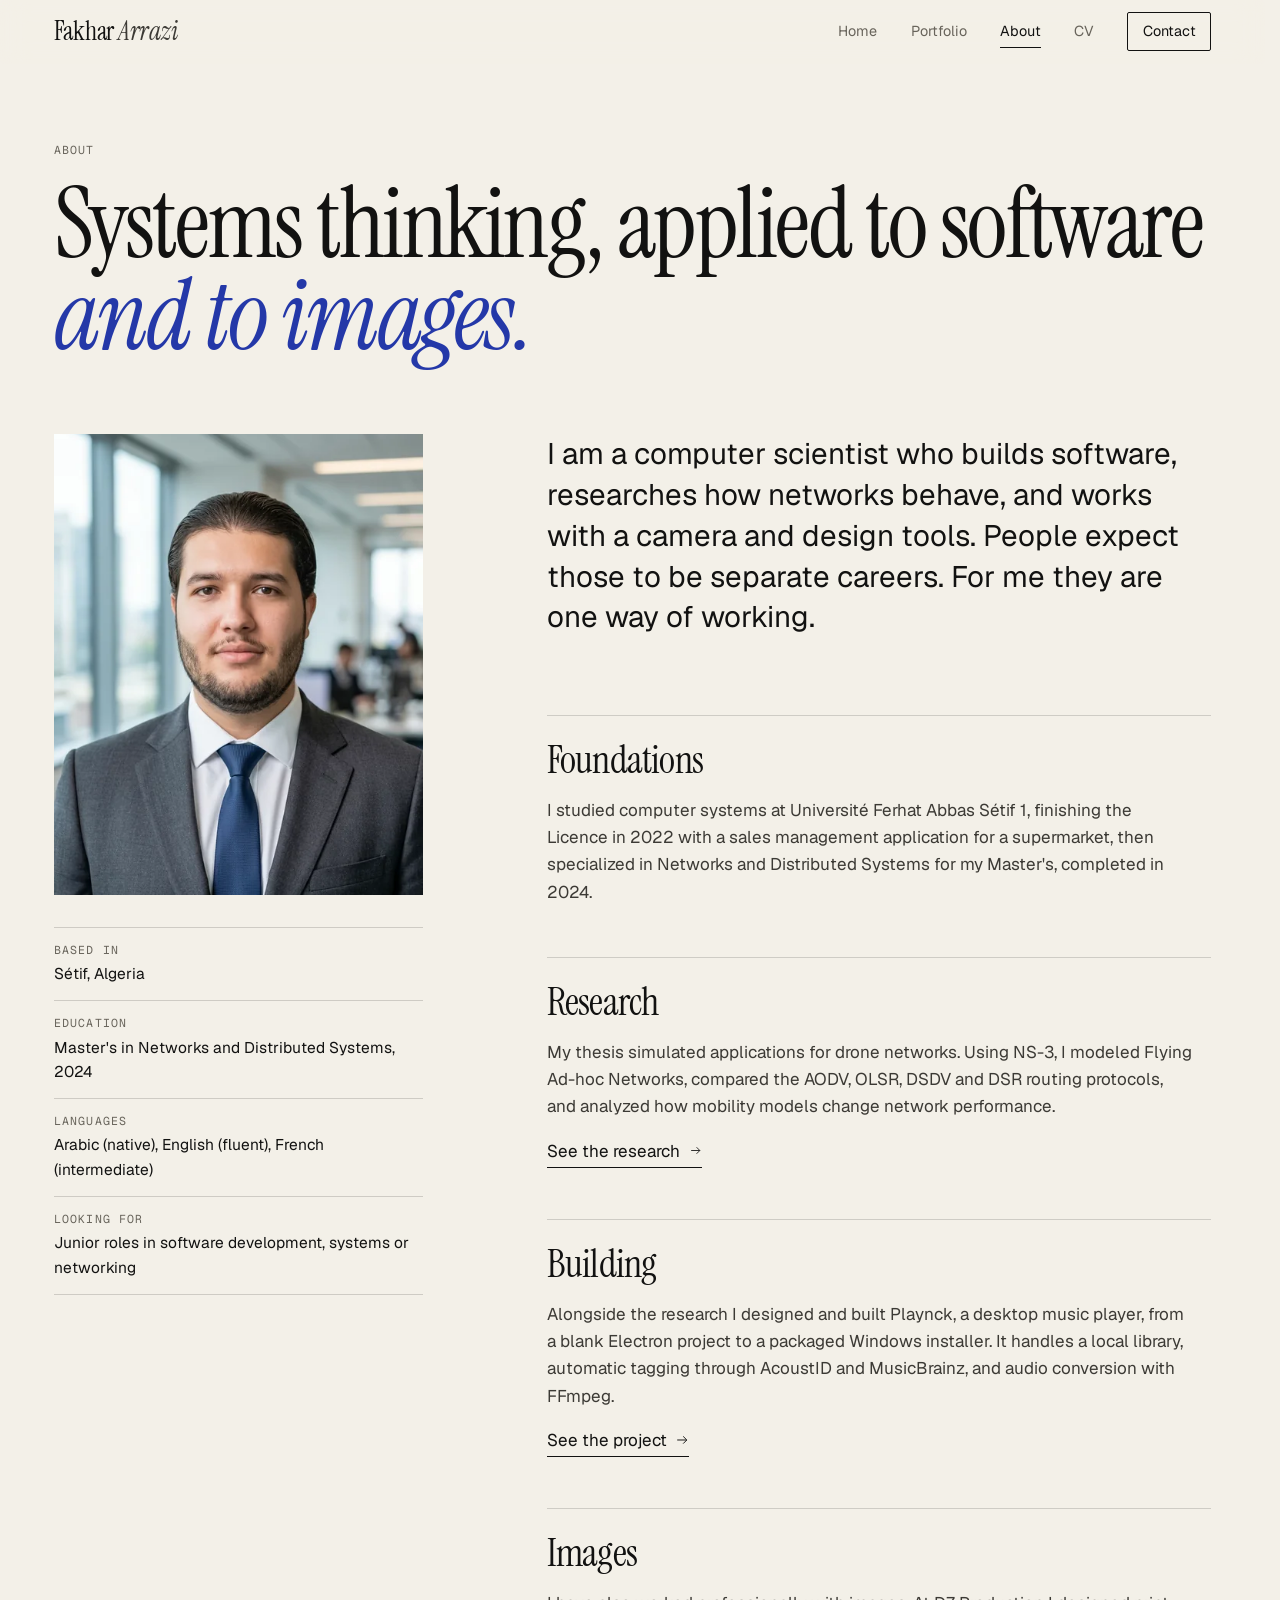
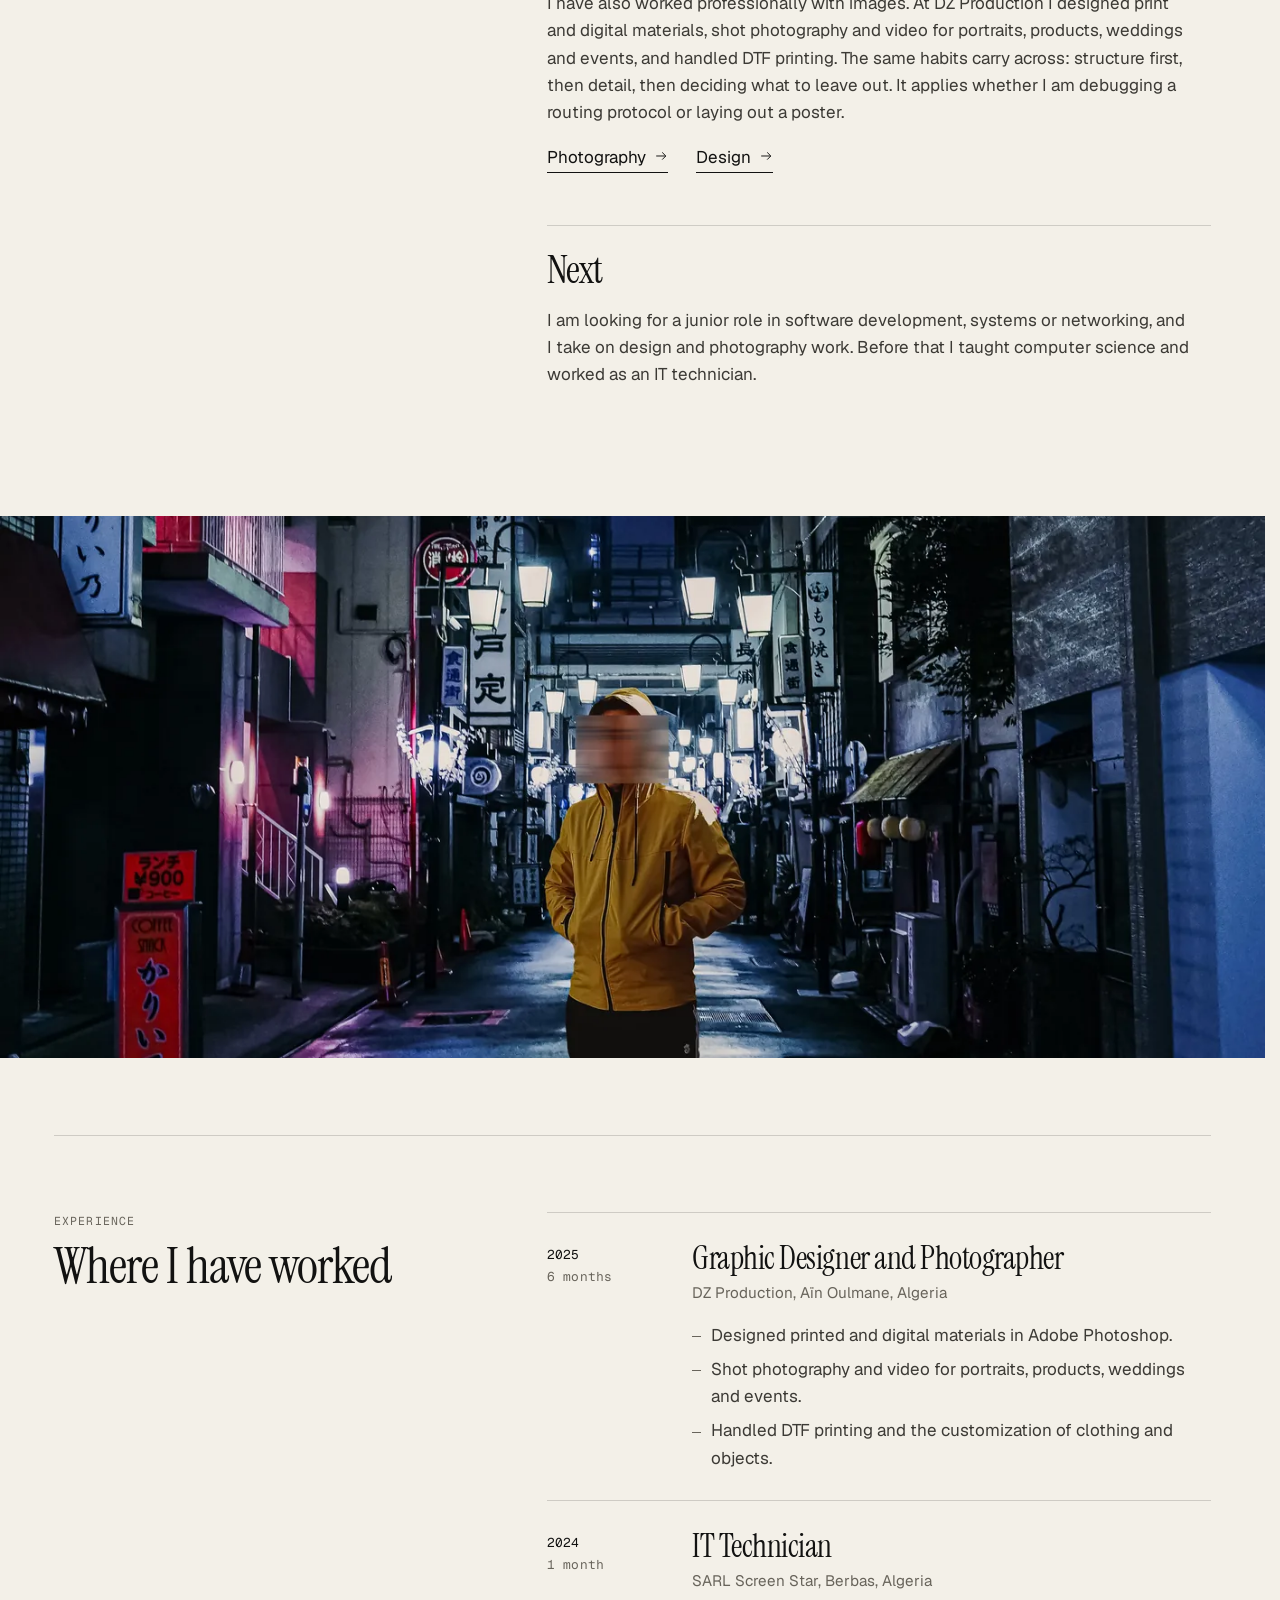
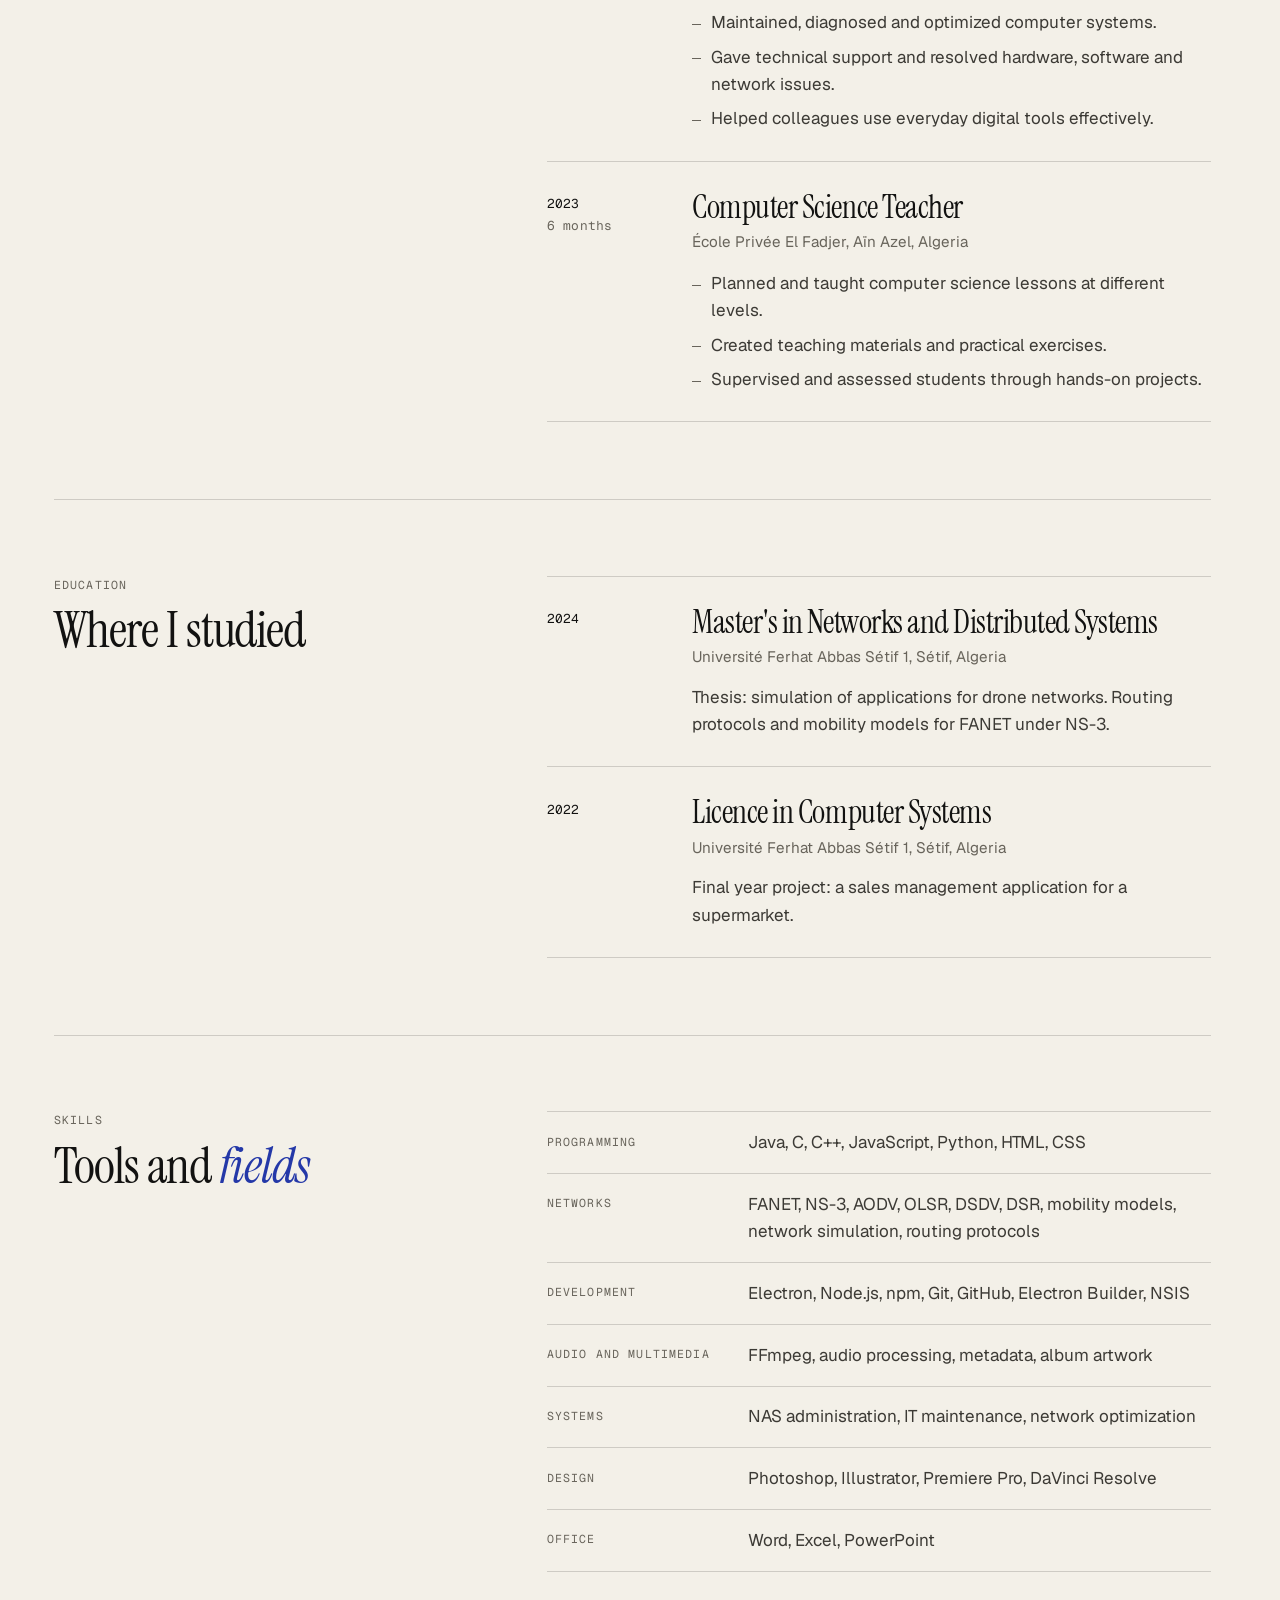
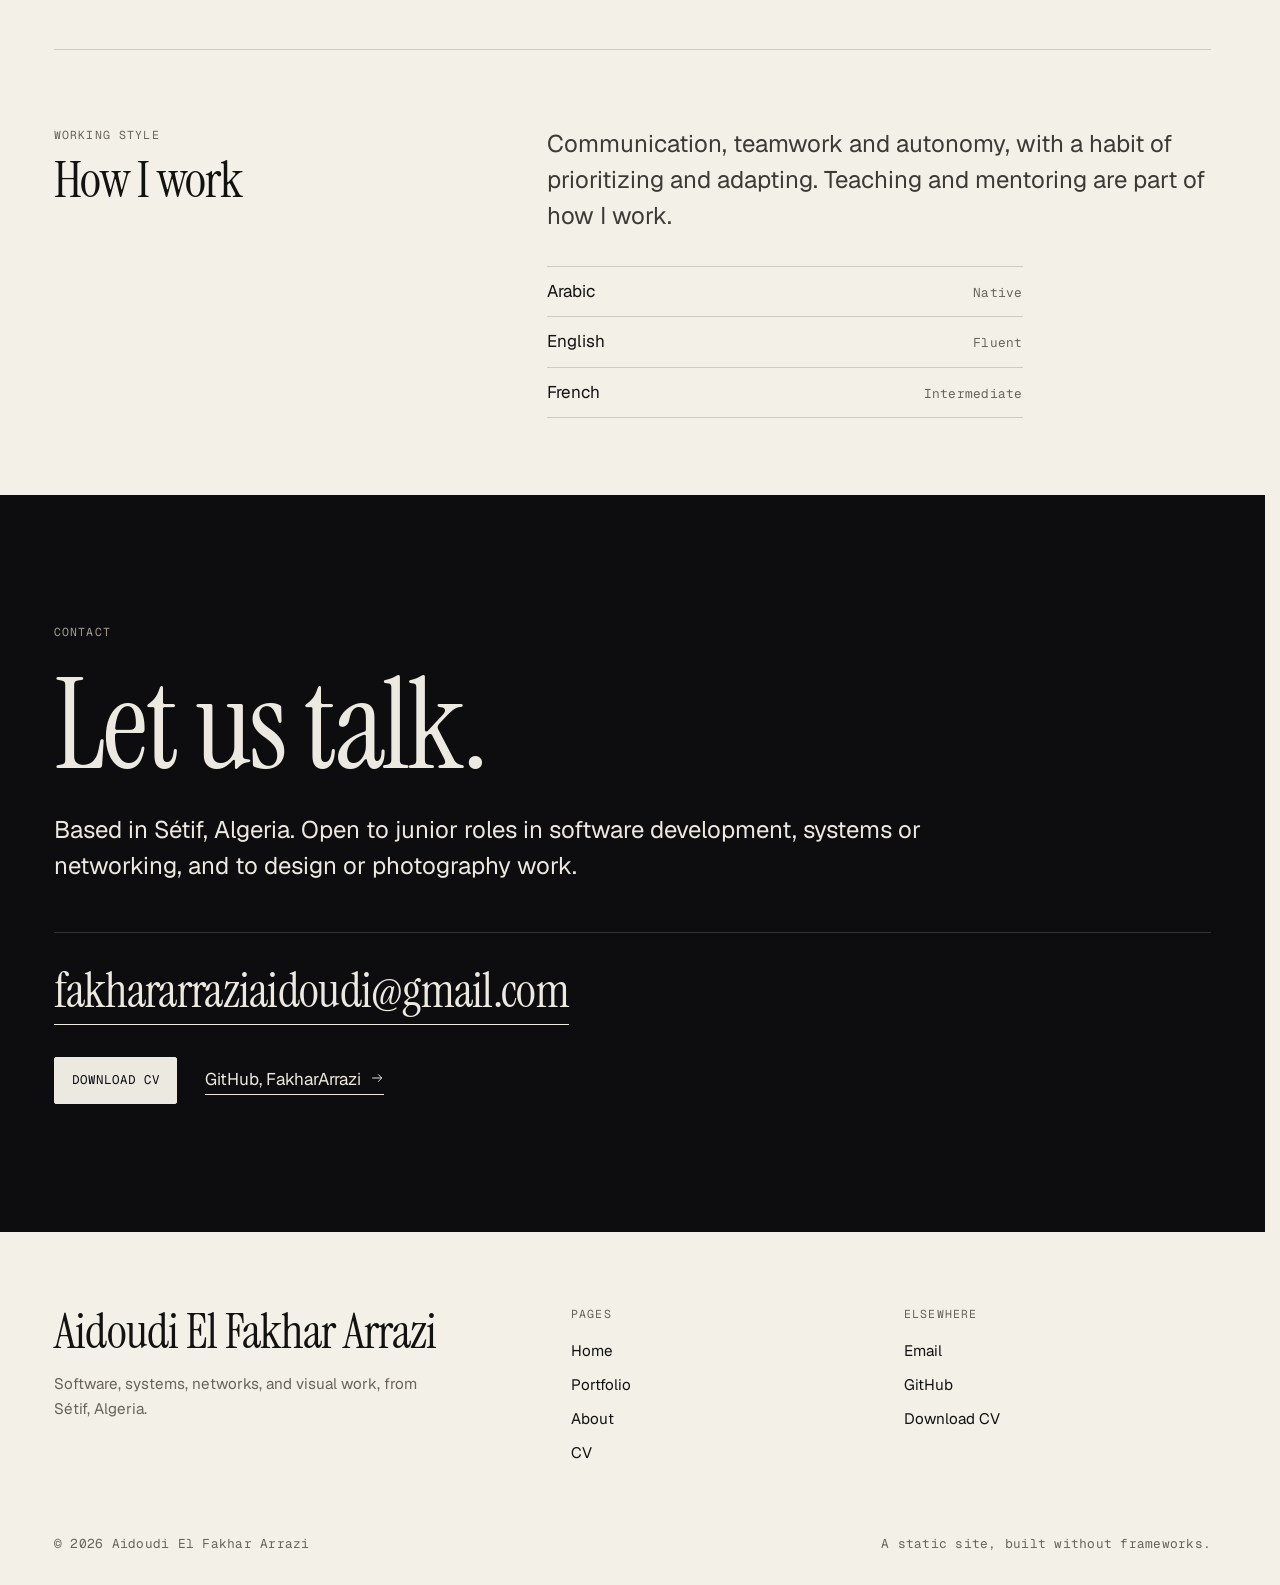
<file: about.html>
<!DOCTYPE html>
<html lang="en">
<head>
<meta charset="utf-8">
<meta name="viewport" content="width=device-width, initial-scale=1">
<title>About | Aidoudi El Fakhar Arrazi</title>
<meta name="description" content="Background of Aidoudi El Fakhar Arrazi: Master&#x27;s in Networks and Distributed Systems, FANET research with NS-3, desktop software, photography and graphic design. Sétif, Algeria.">
<meta name="author" content="Aidoudi El Fakhar Arrazi">
<meta name="theme-color" content="#f3f0e8">
<link rel="canonical" href="https://fakhararrazi.github.io/about.html">
<link rel="icon" href="assets/favicon.svg" type="image/svg+xml">

<meta property="og:type" content="website">
<meta property="og:site_name" content="Aidoudi El Fakhar Arrazi">
<meta property="og:locale" content="en">
<meta property="og:title" content="About | Aidoudi El Fakhar Arrazi">
<meta property="og:description" content="Background of Aidoudi El Fakhar Arrazi: Master&#x27;s in Networks and Distributed Systems, FANET research with NS-3, desktop software, photography and graphic design. Sétif, Algeria.">
<meta property="og:url" content="https://fakhararrazi.github.io/about.html">
<meta property="og:image" content="https://fakhararrazi.github.io/assets/web/og-image.jpg">
<meta property="og:image:width" content="1200">
<meta property="og:image:height" content="630">
<meta property="og:image:alt" content="Night street in Tokyo with a figure in a yellow jacket, photographed and edited by Aidoudi El Fakhar Arrazi">
<meta name="twitter:card" content="summary_large_image">
<meta name="twitter:title" content="About | Aidoudi El Fakhar Arrazi">
<meta name="twitter:description" content="Background of Aidoudi El Fakhar Arrazi: Master&#x27;s in Networks and Distributed Systems, FANET research with NS-3, desktop software, photography and graphic design. Sétif, Algeria.">
<meta name="twitter:image" content="https://fakhararrazi.github.io/assets/web/og-image.jpg">
<meta name="twitter:image:alt" content="Night street in Tokyo with a figure in a yellow jacket, photographed and edited by Aidoudi El Fakhar Arrazi">

<link rel="preload" href="assets/fonts/instrument-serif-latin-400-normal.woff2" as="font" type="font/woff2" crossorigin>
<link rel="preload" href="assets/fonts/geist-latin-wght-normal.woff2" as="font" type="font/woff2" crossorigin>
<link rel="stylesheet" href="css/style.css">
<link rel="stylesheet" href="css/about.css">
<script>document.documentElement.classList.add("js")</script>
<script type="application/ld+json">
{
 "@context": "https://schema.org",
 "@graph": [
  {
   "@type": "Person",
   "@id": "https://fakhararrazi.github.io/#person",
   "name": "Aidoudi El Fakhar Arrazi",
   "alternateName": "Fakhar Arrazi",
   "url": "https://fakhararrazi.github.io/",
   "image": "https://fakhararrazi.github.io/assets/web/portrait-896.webp",
   "description": "Software developer, networking researcher, photographer and graphic designer based in Sétif, Algeria.",
   "address": {
    "@type": "PostalAddress",
    "addressLocality": "Sétif",
    "addressCountry": "DZ"
   },
   "alumniOf": {
    "@type": "CollegeOrUniversity",
    "name": "Université Ferhat Abbas Sétif 1"
   },
   "knowsAbout": [
    "Software development",
    "Computer networks",
    "Distributed systems",
    "Flying ad hoc networks",
    "NS-3",
    "Electron",
    "Photography",
    "Graphic design"
   ],
   "sameAs": [
    "https://github.com/FakharArrazi"
   ]
  },
  {
   "@type": "AboutPage",
   "@id": "https://fakhararrazi.github.io/about.html#page",
   "url": "https://fakhararrazi.github.io/about.html",
   "name": "About",
   "inLanguage": "en",
   "about": {
    "@id": "https://fakhararrazi.github.io/#person"
   }
  }
 ]
}
</script>
</head>
<body>
<a class="skip" href="#main">Skip to content</a>
<header class="site-header">
  <div class="site-header__in container">
    <a class="brand" href="index.html" aria-label="Fakhar Arrazi, home">Fakhar <em>Arrazi</em></a>
    <nav class="nav" aria-label="Primary">
      <a href="index.html">Home</a>
      <a href="portfolio.html">Portfolio</a>
      <a href="about.html" aria-current="page">About</a>
      <a href="cv.html">CV</a>
      <a class="nav__contact" href="about.html#contact">Contact</a>
    </nav>
    <button class="menu-btn" type="button" aria-expanded="false" aria-controls="menu">Menu</button>
  </div>
</header>
<div class="menu" id="menu" aria-hidden="true" inert role="dialog" aria-modal="true" aria-label="Site menu">
  <div class="container">
    <div class="menu__top"><a class="brand" href="index.html">Fakhar <em>Arrazi</em></a><button class="menu-btn menu__close" type="button">Close</button></div>
  </div>
  <nav class="menu__nav container" aria-label="Mobile">
      <a href="index.html">Home<span>01</span></a>
      <a href="portfolio.html">Portfolio<span>02</span></a>
      <a href="about.html" aria-current="page">About<span>03</span></a>
      <a href="cv.html">CV<span>04</span></a>
      <a href="about.html#contact">Contact<span>05</span></a>
  </nav>
  <div class="menu__foot container"><a class="link" href="mailto:fakhararraziaidoudi@gmail.com">fakhararraziaidoudi@gmail.com</a><a class="link" href="https://github.com/FakharArrazi" target="_blank" rel="noopener">GitHub</a></div>
</div>
<main id="main">

<section class="about-head container">
  <p class="eyebrow">About</p>
  <h1>Systems thinking, applied to software <em>and to images.</em></h1>
</section>

<section class="story container">
  <aside class="story__side">
    <figure data-reveal>
      <img src="assets/web/portrait-896.webp" srcset="assets/web/portrait-480.webp 480w, assets/web/portrait-896.webp 896w" sizes="(max-width: 900px) 70vw, 28vw" width="896" height="1195" alt="Portrait of Aidoudi El Fakhar Arrazi in a grey suit and navy tie" loading="eager" decoding="async" style="object-position:50% 24%">
    </figure>
    <dl class="glance" data-reveal style="--d:.08s">
      <div><dt>Based in</dt><dd>Sétif, Algeria</dd></div>
      <div><dt>Education</dt><dd>Master's in Networks and Distributed Systems, 2024</dd></div>
      <div><dt>Languages</dt><dd>Arabic (native), English (fluent), French (intermediate)</dd></div>
      <div><dt>Looking for</dt><dd>Junior roles in software development, systems or networking</dd></div>
    </dl>
  </aside>
  <div class="story__main">
    <p class="lede" data-reveal>I am a computer scientist who builds software, researches how networks behave, and works with a camera and design tools. People expect those to be separate careers. For me they are one way of working.</p>
    <div class="chapters">
      <section data-reveal>
        <h2>Foundations</h2>
        <div class="prose"><p>I studied computer systems at Université Ferhat Abbas Sétif 1, finishing the Licence in 2022 with a sales management application for a supermarket, then specialized in Networks and Distributed Systems for my Master's, completed in 2024.</p></div>
      </section>
      <section data-reveal>
        <h2>Research</h2>
        <div class="prose"><p>My thesis simulated applications for drone networks. Using NS-3, I modeled Flying Ad-hoc Networks, compared the AODV, OLSR, DSDV and DSR routing protocols, and analyzed how mobility models change network performance.</p></div>
        <p><a class="link link--arrow" href="portfolio.html#fanet">See the research</a></p>
      </section>
      <section data-reveal>
        <h2>Building</h2>
        <div class="prose"><p>Alongside the research I designed and built Playnck, a desktop music player, from a blank Electron project to a packaged Windows installer. It handles a local library, automatic tagging through AcoustID and MusicBrainz, and audio conversion with FFmpeg.</p></div>
        <p><a class="link link--arrow" href="portfolio.html#playnck">See the project</a></p>
      </section>
      <section data-reveal>
        <h2>Images</h2>
        <div class="prose"><p>I have also worked professionally with images. At DZ Production I designed print and digital materials, shot photography and video for portraits, products, weddings and events, and handled DTF printing. The same habits carry across: structure first, then detail, then deciding what to leave out. It applies whether I am debugging a routing protocol or laying out a poster.</p></div>
        <p class="links2"><a class="link link--arrow" href="portfolio.html#photography">Photography</a><a class="link link--arrow" href="portfolio.html#design">Design</a></p>
      </section>
      <section data-reveal>
        <h2>Next</h2>
        <div class="prose"><p>I am looking for a junior role in software development, systems or networking, and I take on design and photography work. Before that I taught computer science and worked as an IT technician.</p></div>
      </section>
    </div>
  </div>
</section>

<figure class="band" data-reveal>
  <img src="assets/web/tokyo-1400.webp" srcset="assets/web/tokyo-800.webp 800w, assets/web/tokyo-1400.webp 1400w, assets/web/tokyo-2200.webp 2200w" sizes="100vw" width="4000" height="2080" alt="A figure in a yellow jacket standing in a narrow Tokyo street at night, lit by lanterns and neon signs" loading="lazy" decoding="async" style="object-position:50% 55%">
</figure>

<section class="block container" aria-labelledby="exp-title">
  <div class="block__head"><p class="eyebrow">Experience</p><h2 id="exp-title">Where I have worked</h2></div>
  <ol class="timeline">
<li class="tl" data-reveal><div class="tl__date mono">2025<span>6 months</span></div><div class="tl__body"><h3>Graphic Designer and Photographer</h3><p class="tl__org">DZ Production, Aïn Oulmane, Algeria</p><ul class="tl__list"><li>Designed printed and digital materials in Adobe Photoshop.</li><li>Shot photography and video for portraits, products, weddings and events.</li><li>Handled DTF printing and the customization of clothing and objects.</li></ul></div></li>
<li class="tl" data-reveal><div class="tl__date mono">2024<span>1 month</span></div><div class="tl__body"><h3>IT Technician</h3><p class="tl__org">SARL Screen Star, Berbas, Algeria</p><ul class="tl__list"><li>Maintained, diagnosed and optimized computer systems.</li><li>Gave technical support and resolved hardware, software and network issues.</li><li>Helped colleagues use everyday digital tools effectively.</li></ul></div></li>
<li class="tl" data-reveal><div class="tl__date mono">2023<span>6 months</span></div><div class="tl__body"><h3>Computer Science Teacher</h3><p class="tl__org">École Privée El Fadjer, Aïn Azel, Algeria</p><ul class="tl__list"><li>Planned and taught computer science lessons at different levels.</li><li>Created teaching materials and practical exercises.</li><li>Supervised and assessed students through hands-on projects.</li></ul></div></li>
  </ol>
</section>

<section class="block container" aria-labelledby="edu-title">
  <div class="block__head"><p class="eyebrow">Education</p><h2 id="edu-title">Where I studied</h2></div>
  <ol class="timeline">
<li class="tl" data-reveal><div class="tl__date mono">2024</div><div class="tl__body"><h3>Master's in Networks and Distributed Systems</h3><p class="tl__org">Université Ferhat Abbas Sétif 1, Sétif, Algeria</p><p class="tl__desc">Thesis: simulation of applications for drone networks. Routing protocols and mobility models for FANET under NS-3.</p></div></li>
<li class="tl" data-reveal><div class="tl__date mono">2022</div><div class="tl__body"><h3>Licence in Computer Systems</h3><p class="tl__org">Université Ferhat Abbas Sétif 1, Sétif, Algeria</p><p class="tl__desc">Final year project: a sales management application for a supermarket.</p></div></li>
  </ol>
</section>

<section class="block container" aria-labelledby="skills-title">
  <div class="block__head"><p class="eyebrow">Skills</p><h2 id="skills-title">Tools and <em>fields</em></h2></div>
  <dl class="skills">
<div data-reveal><dt>Programming</dt><dd>Java, C, C++, JavaScript, Python, HTML, CSS</dd></div>
<div data-reveal><dt>Networks</dt><dd>FANET, NS-3, AODV, OLSR, DSDV, DSR, mobility models, network simulation, routing protocols</dd></div>
<div data-reveal><dt>Development</dt><dd>Electron, Node.js, npm, Git, GitHub, Electron Builder, NSIS</dd></div>
<div data-reveal><dt>Audio and multimedia</dt><dd>FFmpeg, audio processing, metadata, album artwork</dd></div>
<div data-reveal><dt>Systems</dt><dd>NAS administration, IT maintenance, network optimization</dd></div>
<div data-reveal><dt>Design</dt><dd>Photoshop, Illustrator, Premiere Pro, DaVinci Resolve</dd></div>
<div data-reveal><dt>Office</dt><dd>Word, Excel, PowerPoint</dd></div>
  </dl>
</section>

<section class="block container" aria-labelledby="how-title">
  <div class="block__head"><p class="eyebrow">Working style</p><h2 id="how-title">How I work</h2></div>
  <div class="how">
    <p class="lede" data-reveal>Communication, teamwork and autonomy, with a habit of prioritizing and adapting. Teaching and mentoring are part of how I work.</p>
    <dl class="langs" data-reveal style="--d:.08s">
      <div><dt>Arabic</dt><dd class="mono">Native</dd></div>
      <div><dt>English</dt><dd class="mono">Fluent</dd></div>
      <div><dt>French</dt><dd class="mono">Intermediate</dd></div>
    </dl>
  </div>
</section>

<section class="contact on-dark" id="contact" aria-labelledby="contact-title">
  <div class="container contact__in">
    <p class="eyebrow" data-reveal>Contact</p>
    <h2 id="contact-title" data-reveal>Let us talk.</h2>
    <p class="lede" data-reveal>Based in Sétif, Algeria. Open to junior roles in software development, systems or networking, and to design or photography work.</p>
    <div class="contact__links" data-reveal>
      <a class="contact__mail serif link" href="mailto:fakhararraziaidoudi@gmail.com">fakhararraziaidoudi@gmail.com</a>
      <div class="contact__row"><a class="btn" href="assets/cv/cv.pdf" download>Download CV</a><a class="link link--arrow" href="https://github.com/FakharArrazi" target="_blank" rel="noopener">GitHub, FakharArrazi</a></div>
    </div>
  </div>
</section>

</main>
<footer class="site-footer container">
  <div class="footer__top">
    <div class="footer__brand">
      <p class="footer__name">Aidoudi El Fakhar Arrazi</p>
      <p class="footer__note">Software, systems, networks, and visual work, from Sétif, Algeria.</p>
    </div>
    <div class="footer__col">
      <h2>Pages</h2>
      <a href="index.html">Home</a><a href="portfolio.html">Portfolio</a><a href="about.html">About</a><a href="cv.html">CV</a>
    </div>
    <div class="footer__col">
      <h2>Elsewhere</h2>
      <a href="mailto:fakhararraziaidoudi@gmail.com">Email</a><a href="https://github.com/FakharArrazi" target="_blank" rel="noopener">GitHub</a><a href="assets/cv/cv.pdf" download>Download CV</a>
    </div>
  </div>
  <div class="footer__bottom mono"><span>&copy; <span data-year>2026</span> Aidoudi El Fakhar Arrazi</span><span>A static site, built without frameworks.</span></div>
</footer>
<script src="js/main.js" defer></script>
</body>
</html>
</file>
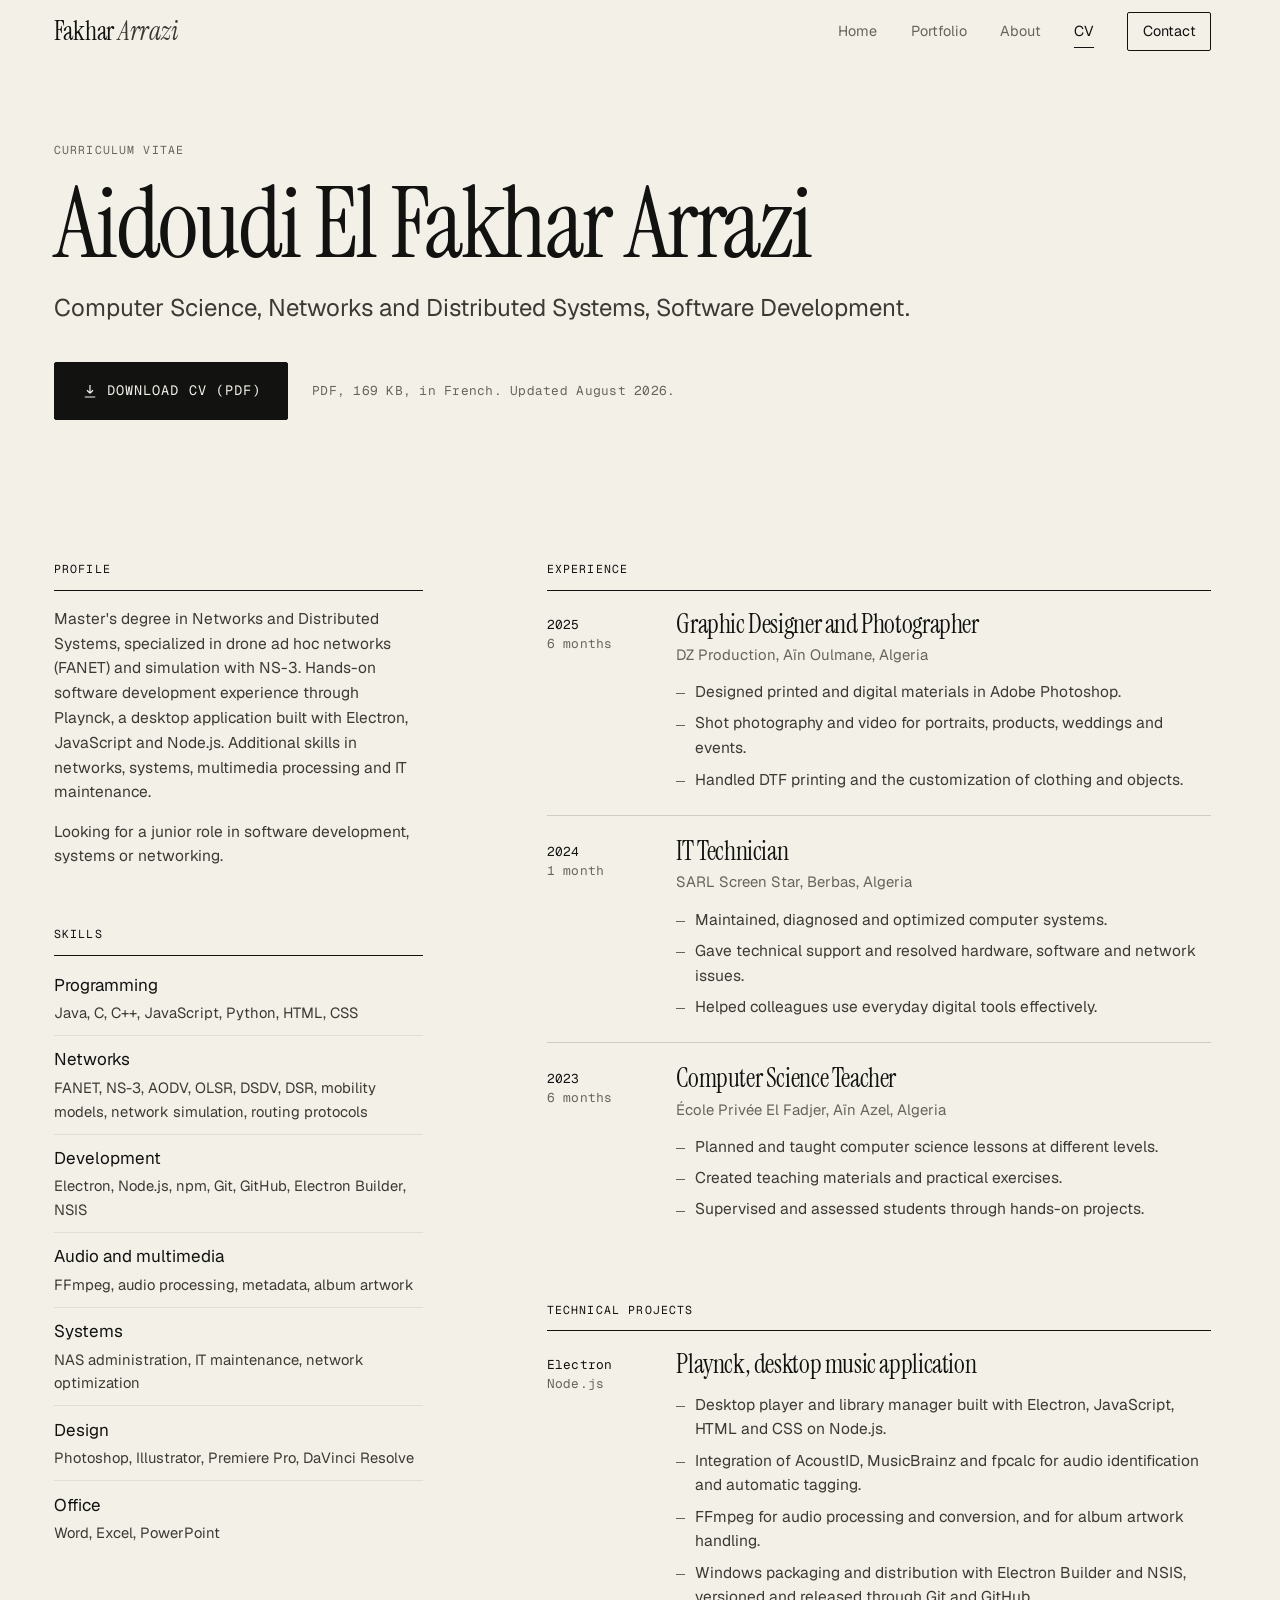
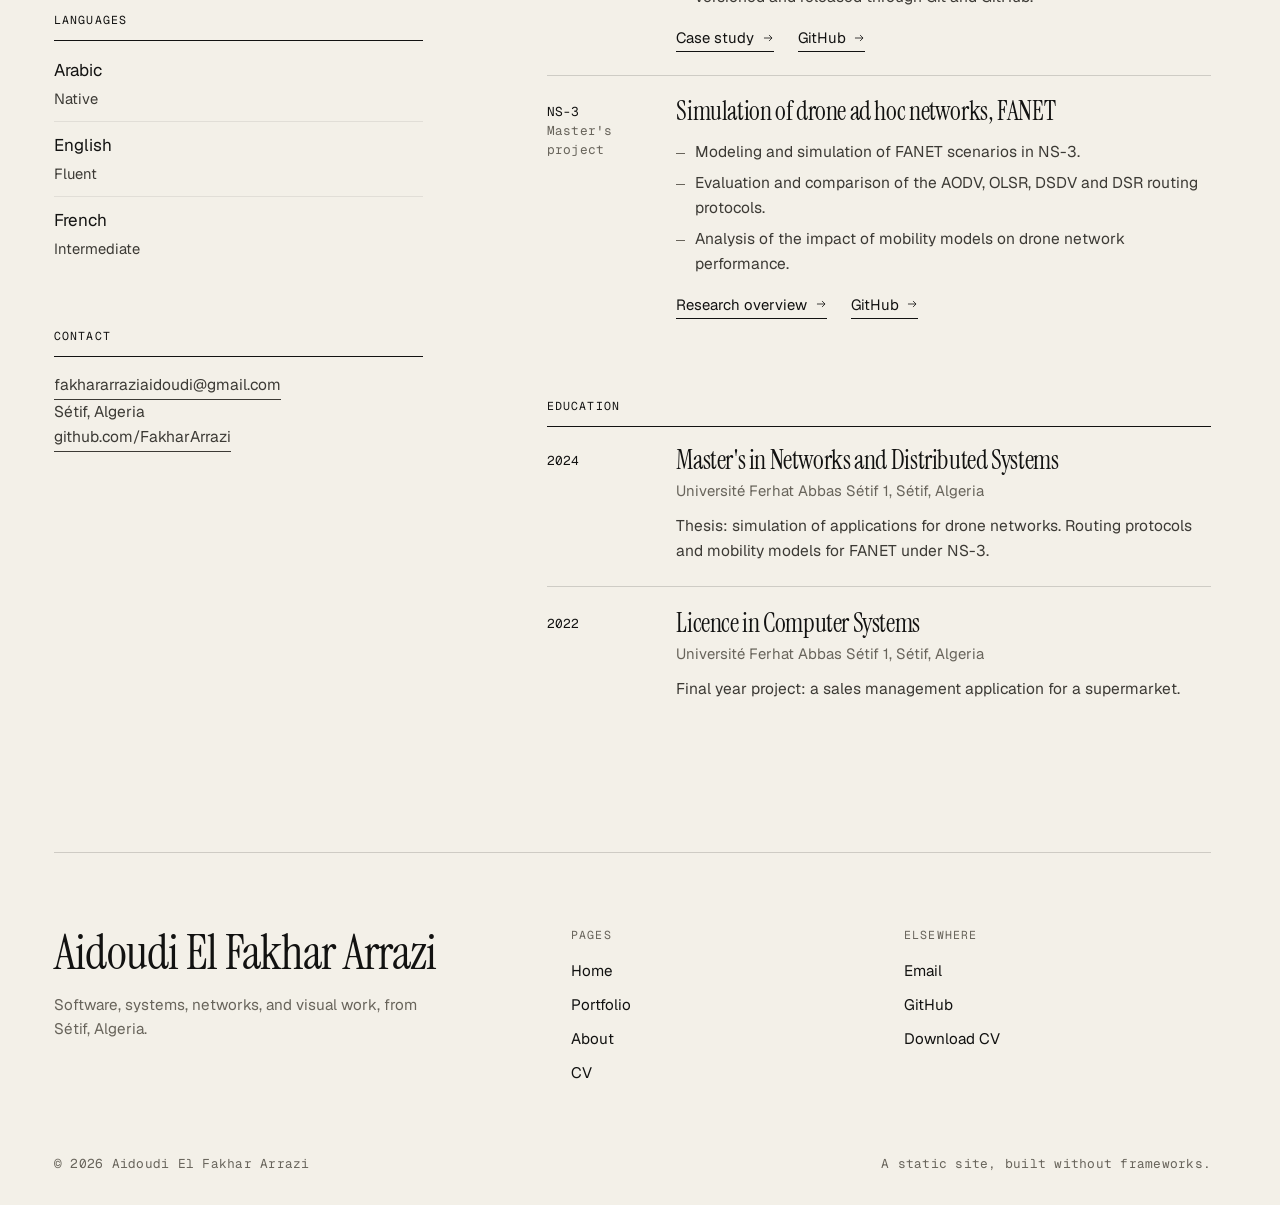
<file: cv.html>
<!DOCTYPE html>
<html lang="en">
<head>
<meta charset="utf-8">
<meta name="viewport" content="width=device-width, initial-scale=1">
<title>CV | Aidoudi El Fakhar Arrazi</title>
<meta name="description" content="Curriculum vitae of Aidoudi El Fakhar Arrazi: Computer Science, Networks and Distributed Systems, Software Development. Download the PDF.">
<meta name="author" content="Aidoudi El Fakhar Arrazi">
<meta name="theme-color" content="#f3f0e8">
<link rel="canonical" href="https://fakhararrazi.github.io/cv.html">
<link rel="icon" href="assets/favicon.svg" type="image/svg+xml">

<meta property="og:type" content="website">
<meta property="og:site_name" content="Aidoudi El Fakhar Arrazi">
<meta property="og:locale" content="en">
<meta property="og:title" content="CV | Aidoudi El Fakhar Arrazi">
<meta property="og:description" content="Curriculum vitae of Aidoudi El Fakhar Arrazi: Computer Science, Networks and Distributed Systems, Software Development. Download the PDF.">
<meta property="og:url" content="https://fakhararrazi.github.io/cv.html">
<meta property="og:image" content="https://fakhararrazi.github.io/assets/web/og-image.jpg">
<meta property="og:image:width" content="1200">
<meta property="og:image:height" content="630">
<meta property="og:image:alt" content="Night street in Tokyo with a figure in a yellow jacket, photographed and edited by Aidoudi El Fakhar Arrazi">
<meta name="twitter:card" content="summary_large_image">
<meta name="twitter:title" content="CV | Aidoudi El Fakhar Arrazi">
<meta name="twitter:description" content="Curriculum vitae of Aidoudi El Fakhar Arrazi: Computer Science, Networks and Distributed Systems, Software Development. Download the PDF.">
<meta name="twitter:image" content="https://fakhararrazi.github.io/assets/web/og-image.jpg">
<meta name="twitter:image:alt" content="Night street in Tokyo with a figure in a yellow jacket, photographed and edited by Aidoudi El Fakhar Arrazi">

<link rel="preload" href="assets/fonts/instrument-serif-latin-400-normal.woff2" as="font" type="font/woff2" crossorigin>
<link rel="preload" href="assets/fonts/geist-latin-wght-normal.woff2" as="font" type="font/woff2" crossorigin>
<link rel="stylesheet" href="css/style.css">
<link rel="stylesheet" href="css/cv.css">
<script>document.documentElement.classList.add("js")</script>
<script type="application/ld+json">
{
 "@context": "https://schema.org",
 "@graph": [
  {
   "@type": "Person",
   "@id": "https://fakhararrazi.github.io/#person",
   "name": "Aidoudi El Fakhar Arrazi",
   "alternateName": "Fakhar Arrazi",
   "url": "https://fakhararrazi.github.io/",
   "image": "https://fakhararrazi.github.io/assets/web/portrait-896.webp",
   "description": "Software developer, networking researcher, photographer and graphic designer based in Sétif, Algeria.",
   "address": {
    "@type": "PostalAddress",
    "addressLocality": "Sétif",
    "addressCountry": "DZ"
   },
   "alumniOf": {
    "@type": "CollegeOrUniversity",
    "name": "Université Ferhat Abbas Sétif 1"
   },
   "knowsAbout": [
    "Software development",
    "Computer networks",
    "Distributed systems",
    "Flying ad hoc networks",
    "NS-3",
    "Electron",
    "Photography",
    "Graphic design"
   ],
   "sameAs": [
    "https://github.com/FakharArrazi"
   ]
  },
  {
   "@type": "ProfilePage",
   "@id": "https://fakhararrazi.github.io/cv.html#page",
   "url": "https://fakhararrazi.github.io/cv.html",
   "name": "Curriculum vitae",
   "inLanguage": "en",
   "mainEntity": {
    "@id": "https://fakhararrazi.github.io/#person"
   }
  }
 ]
}
</script>
</head>
<body>
<a class="skip" href="#main">Skip to content</a>
<header class="site-header">
  <div class="site-header__in container">
    <a class="brand" href="index.html" aria-label="Fakhar Arrazi, home">Fakhar <em>Arrazi</em></a>
    <nav class="nav" aria-label="Primary">
      <a href="index.html">Home</a>
      <a href="portfolio.html">Portfolio</a>
      <a href="about.html">About</a>
      <a href="cv.html" aria-current="page">CV</a>
      <a class="nav__contact" href="about.html#contact">Contact</a>
    </nav>
    <button class="menu-btn" type="button" aria-expanded="false" aria-controls="menu">Menu</button>
  </div>
</header>
<div class="menu" id="menu" aria-hidden="true" inert role="dialog" aria-modal="true" aria-label="Site menu">
  <div class="container">
    <div class="menu__top"><a class="brand" href="index.html">Fakhar <em>Arrazi</em></a><button class="menu-btn menu__close" type="button">Close</button></div>
  </div>
  <nav class="menu__nav container" aria-label="Mobile">
      <a href="index.html">Home<span>01</span></a>
      <a href="portfolio.html">Portfolio<span>02</span></a>
      <a href="about.html">About<span>03</span></a>
      <a href="cv.html" aria-current="page">CV<span>04</span></a>
      <a href="about.html#contact">Contact<span>05</span></a>
  </nav>
  <div class="menu__foot container"><a class="link" href="mailto:fakhararraziaidoudi@gmail.com">fakhararraziaidoudi@gmail.com</a><a class="link" href="https://github.com/FakharArrazi" target="_blank" rel="noopener">GitHub</a></div>
</div>
<main id="main">

<section class="cv-head container">
  <p class="eyebrow">Curriculum vitae</p>
  <h1>Aidoudi El Fakhar Arrazi</h1>
  <p class="lede">Computer Science, Networks and Distributed Systems, Software Development.</p>
  <div class="cv-download">
    <a class="btn btn--lg" href="assets/cv/cv.pdf" download>
      <svg viewBox="0 0 24 24" width="18" height="18" fill="none" stroke="currentColor" stroke-width="1.6" aria-hidden="true"><path d="M12 4v11m0 0l-4-4m4 4l4-4M5 20h14"/></svg>
      Download CV (PDF)
    </a>
    <p class="mono">PDF, 169 KB, in French. Updated August 2026.</p>
  </div>
</section>

<section class="cv container" aria-label="CV summary">
  <aside class="cv__side">
    <div class="cvblock" data-reveal>
      <h2 class="eyebrow">Profile</h2>
      <p>Master's degree in Networks and Distributed Systems, specialized in drone ad hoc networks (FANET) and simulation with NS-3. Hands-on software development experience through Playnck, a desktop application built with Electron, JavaScript and Node.js. Additional skills in networks, systems, multimedia processing and IT maintenance.</p>
      <p>Looking for a junior role in software development, systems or networking.</p>
    </div>
    <div class="cvblock" data-reveal>
      <h2 class="eyebrow">Skills</h2>
      <dl class="cvskills">
<div><dt>Programming</dt><dd>Java, C, C++, JavaScript, Python, HTML, CSS</dd></div>
<div><dt>Networks</dt><dd>FANET, NS-3, AODV, OLSR, DSDV, DSR, mobility models, network simulation, routing protocols</dd></div>
<div><dt>Development</dt><dd>Electron, Node.js, npm, Git, GitHub, Electron Builder, NSIS</dd></div>
<div><dt>Audio and multimedia</dt><dd>FFmpeg, audio processing, metadata, album artwork</dd></div>
<div><dt>Systems</dt><dd>NAS administration, IT maintenance, network optimization</dd></div>
<div><dt>Design</dt><dd>Photoshop, Illustrator, Premiere Pro, DaVinci Resolve</dd></div>
<div><dt>Office</dt><dd>Word, Excel, PowerPoint</dd></div>
      </dl>
    </div>
    <div class="cvblock" data-reveal>
      <h2 class="eyebrow">Languages</h2>
      <dl class="cvskills"><div><dt>Arabic</dt><dd>Native</dd></div><div><dt>English</dt><dd>Fluent</dd></div><div><dt>French</dt><dd>Intermediate</dd></div></dl>
    </div>
    <div class="cvblock" data-reveal>
      <h2 class="eyebrow">Contact</h2>
      <p><a class="link" href="mailto:fakhararraziaidoudi@gmail.com">fakhararraziaidoudi@gmail.com</a><br>Sétif, Algeria<br><a class="link" href="https://github.com/FakharArrazi" target="_blank" rel="noopener">github.com/FakharArrazi</a></p>
    </div>
  </aside>

  <div class="cv__main">
    <div class="cvblock" data-reveal>
      <h2 class="eyebrow">Experience</h2>
      <ol class="cvrows">
<li class="cvrow"><div class="cvrow__date mono">2025<span>6 months</span></div><div><h3>Graphic Designer and Photographer</h3><p class="cvrow__org">DZ Production, Aïn Oulmane, Algeria</p><ul class="cvrow__list"><li>Designed printed and digital materials in Adobe Photoshop.</li><li>Shot photography and video for portraits, products, weddings and events.</li><li>Handled DTF printing and the customization of clothing and objects.</li></ul></div></li>
<li class="cvrow"><div class="cvrow__date mono">2024<span>1 month</span></div><div><h3>IT Technician</h3><p class="cvrow__org">SARL Screen Star, Berbas, Algeria</p><ul class="cvrow__list"><li>Maintained, diagnosed and optimized computer systems.</li><li>Gave technical support and resolved hardware, software and network issues.</li><li>Helped colleagues use everyday digital tools effectively.</li></ul></div></li>
<li class="cvrow"><div class="cvrow__date mono">2023<span>6 months</span></div><div><h3>Computer Science Teacher</h3><p class="cvrow__org">École Privée El Fadjer, Aïn Azel, Algeria</p><ul class="cvrow__list"><li>Planned and taught computer science lessons at different levels.</li><li>Created teaching materials and practical exercises.</li><li>Supervised and assessed students through hands-on projects.</li></ul></div></li>
      </ol>
    </div>
    <div class="cvblock" data-reveal>
      <h2 class="eyebrow">Technical projects</h2>
      <ol class="cvrows">
        <li class="cvrow"><div class="cvrow__date mono">Electron<span>Node.js</span></div><div><h3>Playnck, desktop music application</h3>
          <ul class="cvrow__list">
            <li>Desktop player and library manager built with Electron, JavaScript, HTML and CSS on Node.js.</li>
            <li>Integration of AcoustID, MusicBrainz and fpcalc for audio identification and automatic tagging.</li>
            <li>FFmpeg for audio processing and conversion, and for album artwork handling.</li>
            <li>Windows packaging and distribution with Electron Builder and NSIS, versioned and released through Git and GitHub.</li>
          </ul><p class="cvrow__links"><a class="link link--arrow" href="portfolio.html#playnck">Case study</a><a class="link link--arrow" href="https://github.com/FakharArrazi/Project-Playnck" target="_blank" rel="noopener">GitHub</a></p></div></li>
        <li class="cvrow"><div class="cvrow__date mono">NS-3<span>Master's project</span></div><div><h3>Simulation of drone ad hoc networks, FANET</h3>
          <ul class="cvrow__list">
            <li>Modeling and simulation of FANET scenarios in NS-3.</li>
            <li>Evaluation and comparison of the AODV, OLSR, DSDV and DSR routing protocols.</li>
            <li>Analysis of the impact of mobility models on drone network performance.</li>
          </ul><p class="cvrow__links"><a class="link link--arrow" href="portfolio.html#fanet">Research overview</a><a class="link link--arrow" href="https://github.com/FakharArrazi/Project-FANET-NS3-Simulation" target="_blank" rel="noopener">GitHub</a></p></div></li>
      </ol>
    </div>
    <div class="cvblock" data-reveal>
      <h2 class="eyebrow">Education</h2>
      <ol class="cvrows">
<li class="cvrow"><div class="cvrow__date mono">2024</div><div><h3>Master's in Networks and Distributed Systems</h3><p class="cvrow__org">Université Ferhat Abbas Sétif 1, Sétif, Algeria</p><p class="cvrow__desc">Thesis: simulation of applications for drone networks. Routing protocols and mobility models for FANET under NS-3.</p></div></li>
<li class="cvrow"><div class="cvrow__date mono">2022</div><div><h3>Licence in Computer Systems</h3><p class="cvrow__org">Université Ferhat Abbas Sétif 1, Sétif, Algeria</p><p class="cvrow__desc">Final year project: a sales management application for a supermarket.</p></div></li>
      </ol>
    </div>
  </div>
</section>

</main>
<footer class="site-footer container">
  <div class="footer__top">
    <div class="footer__brand">
      <p class="footer__name">Aidoudi El Fakhar Arrazi</p>
      <p class="footer__note">Software, systems, networks, and visual work, from Sétif, Algeria.</p>
    </div>
    <div class="footer__col">
      <h2>Pages</h2>
      <a href="index.html">Home</a><a href="portfolio.html">Portfolio</a><a href="about.html">About</a><a href="cv.html">CV</a>
    </div>
    <div class="footer__col">
      <h2>Elsewhere</h2>
      <a href="mailto:fakhararraziaidoudi@gmail.com">Email</a><a href="https://github.com/FakharArrazi" target="_blank" rel="noopener">GitHub</a><a href="assets/cv/cv.pdf" download>Download CV</a>
    </div>
  </div>
  <div class="footer__bottom mono"><span>&copy; <span data-year>2026</span> Aidoudi El Fakhar Arrazi</span><span>A static site, built without frameworks.</span></div>
</footer>
<script src="js/main.js" defer></script>
</body>
</html>
</file>
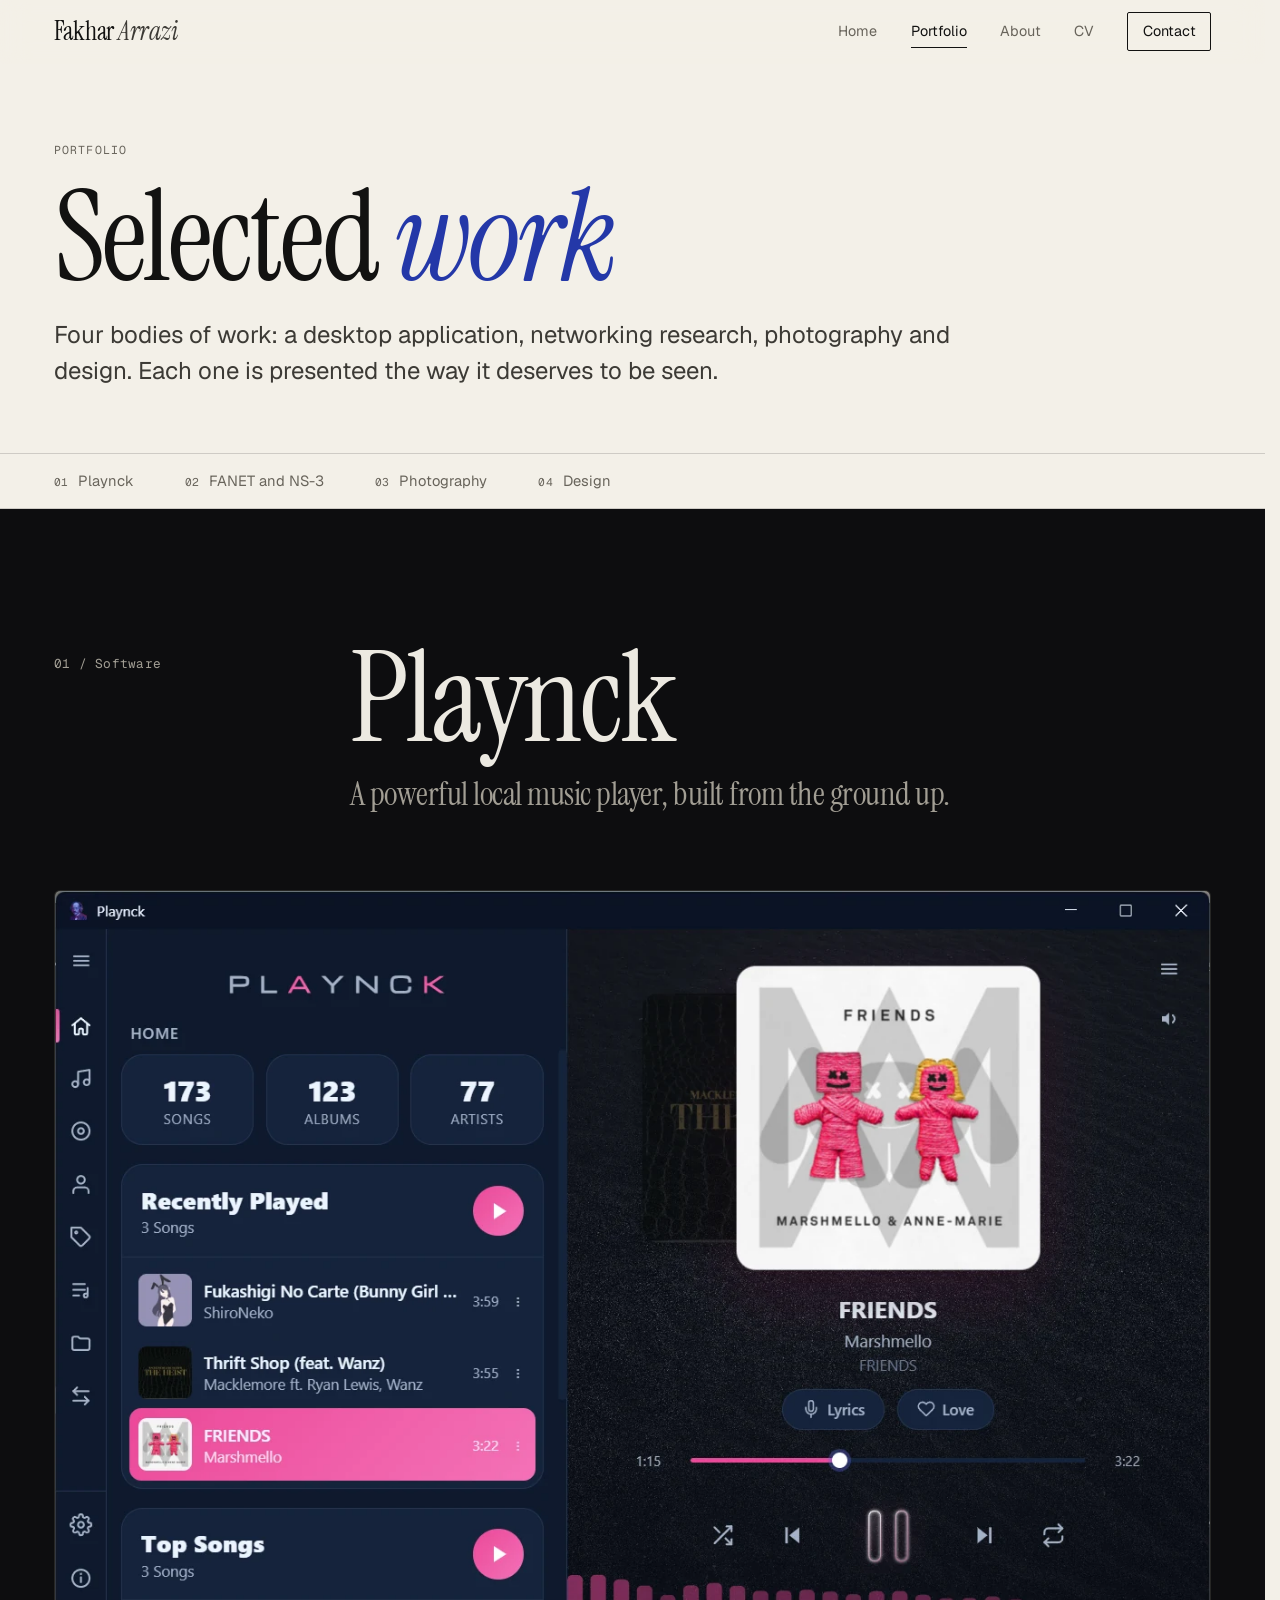
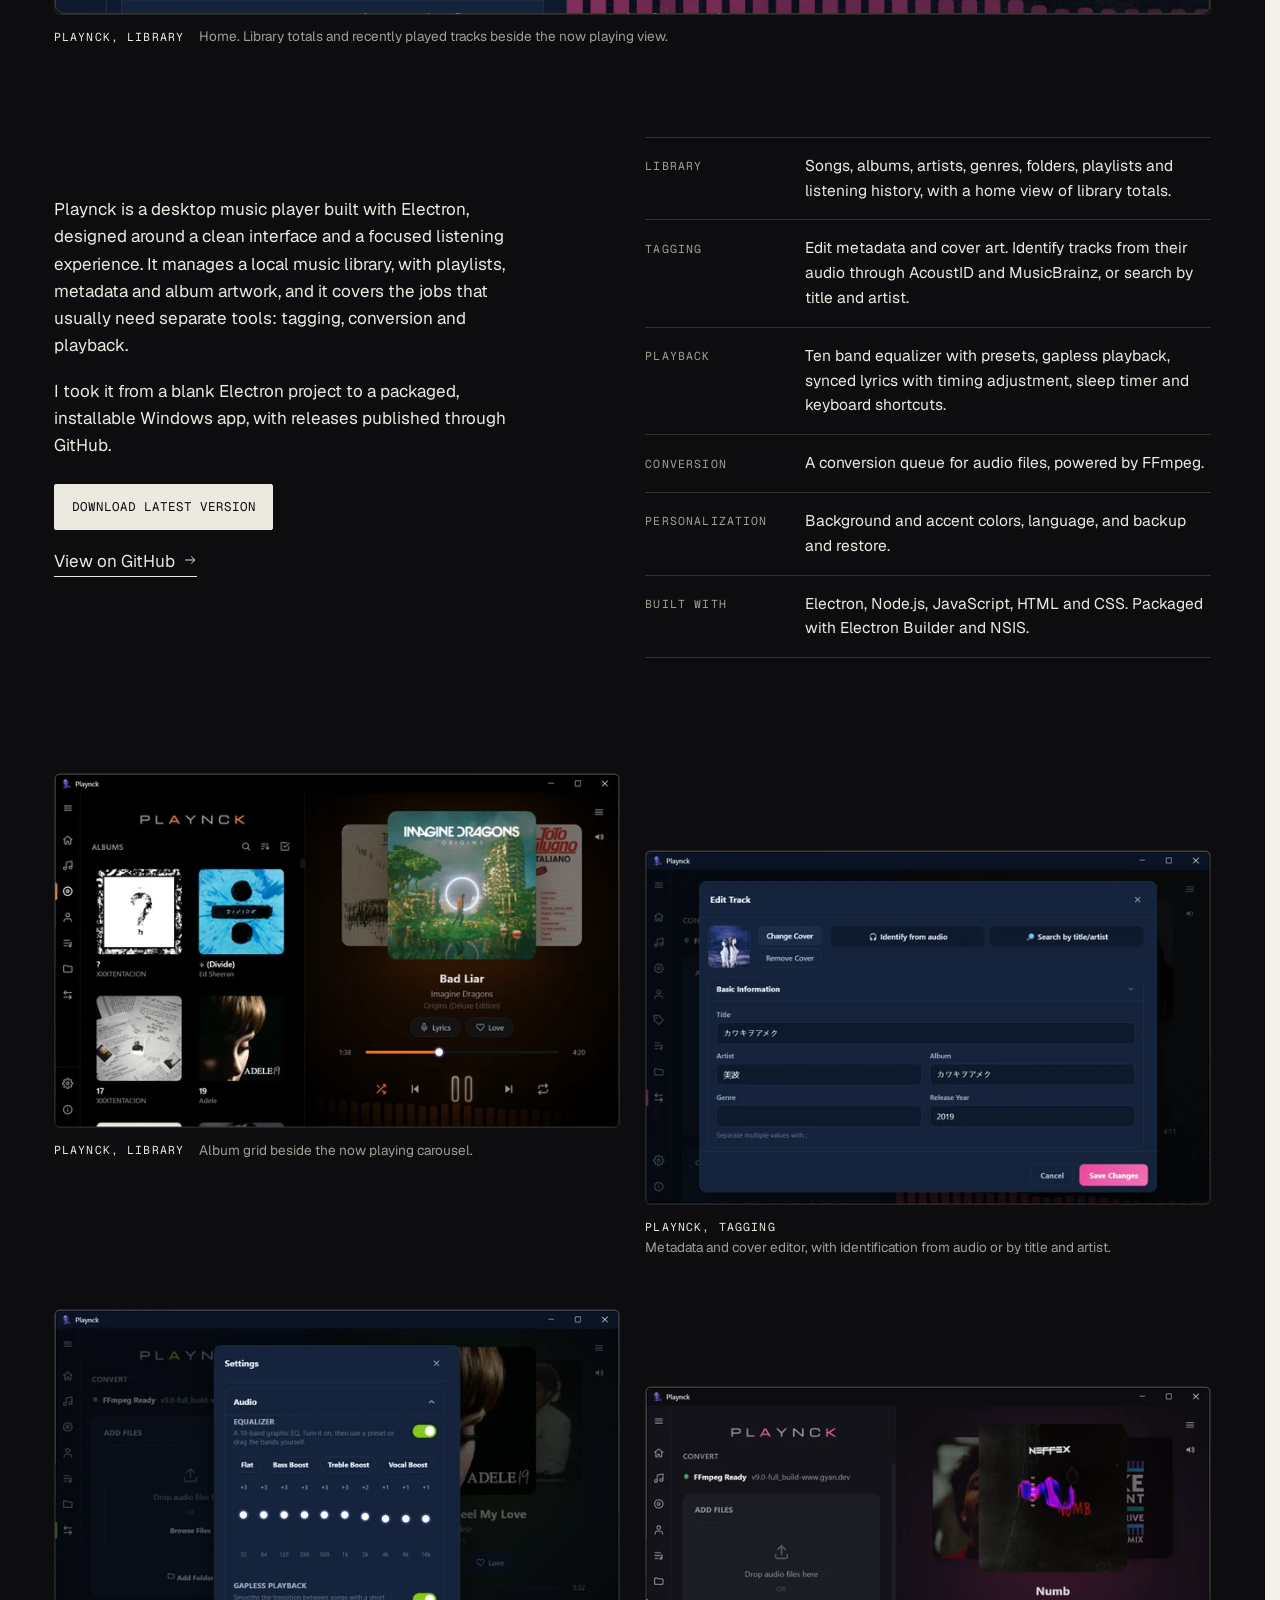
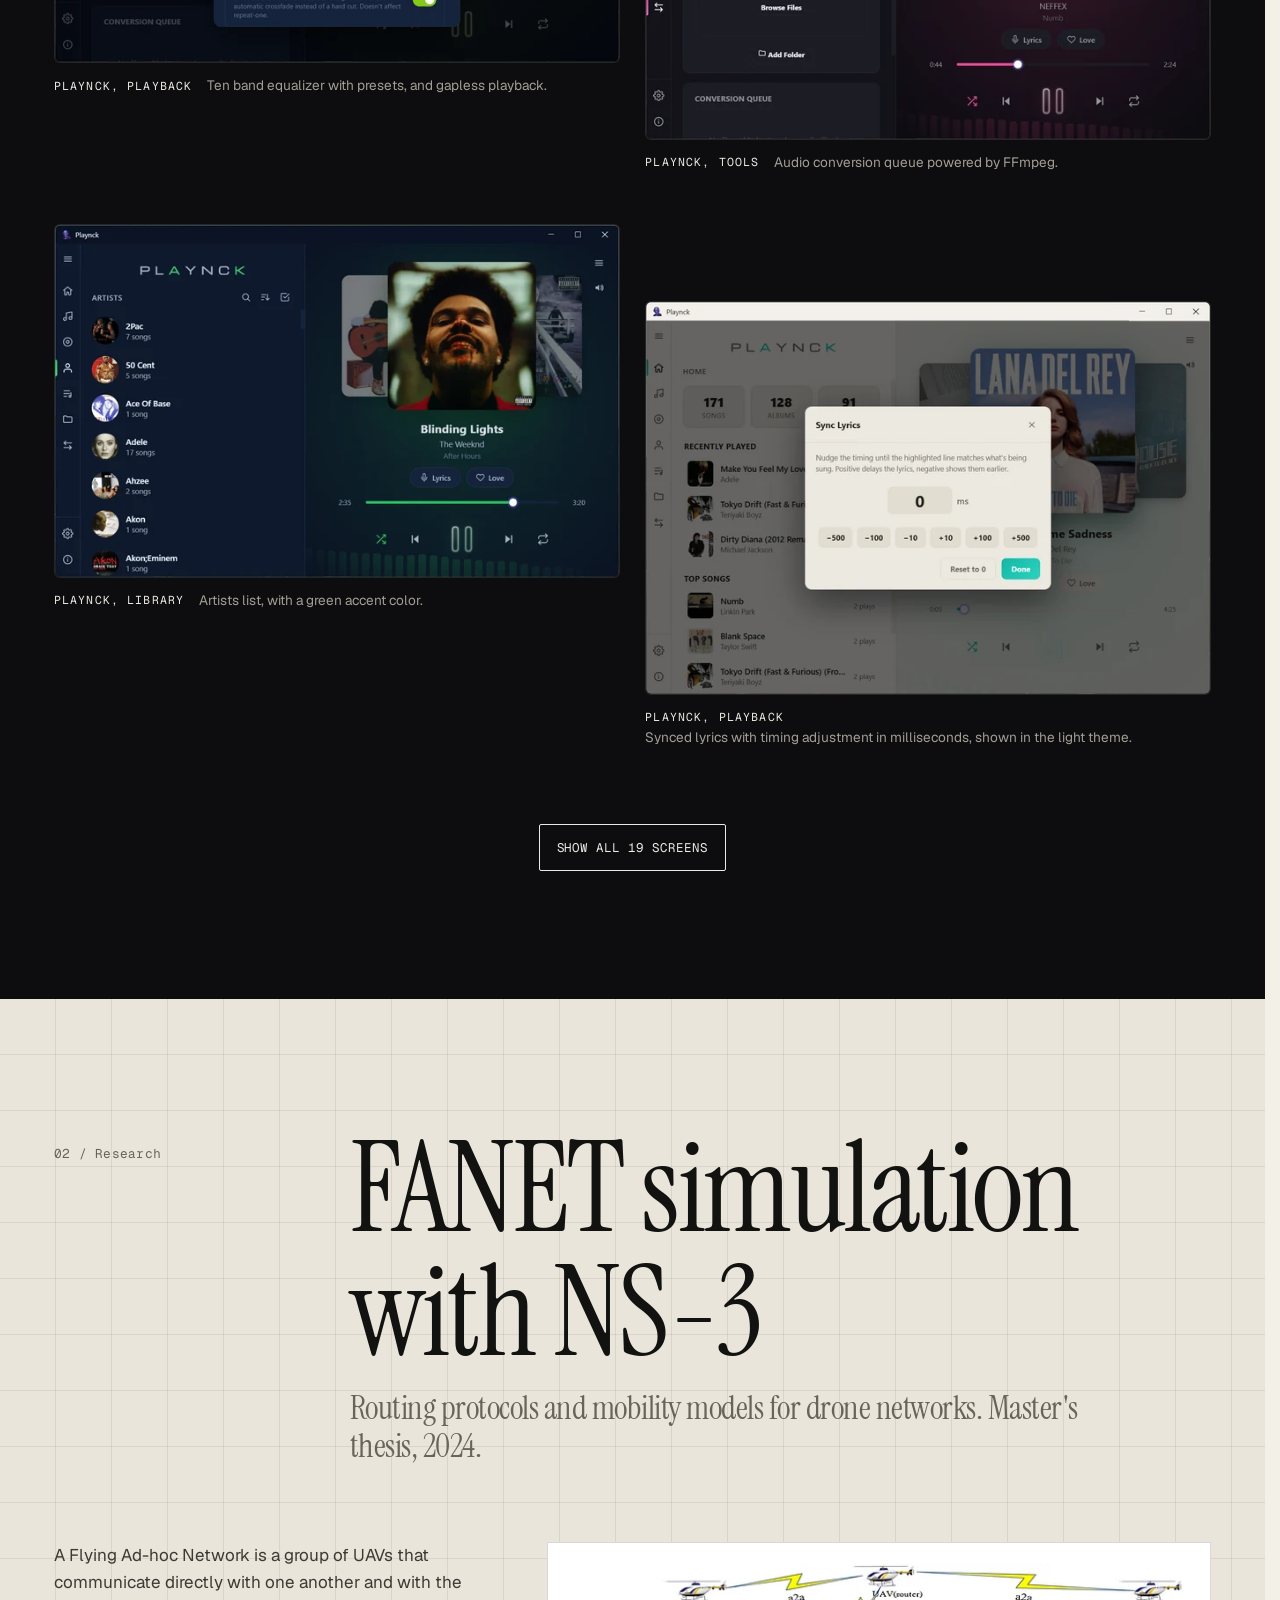
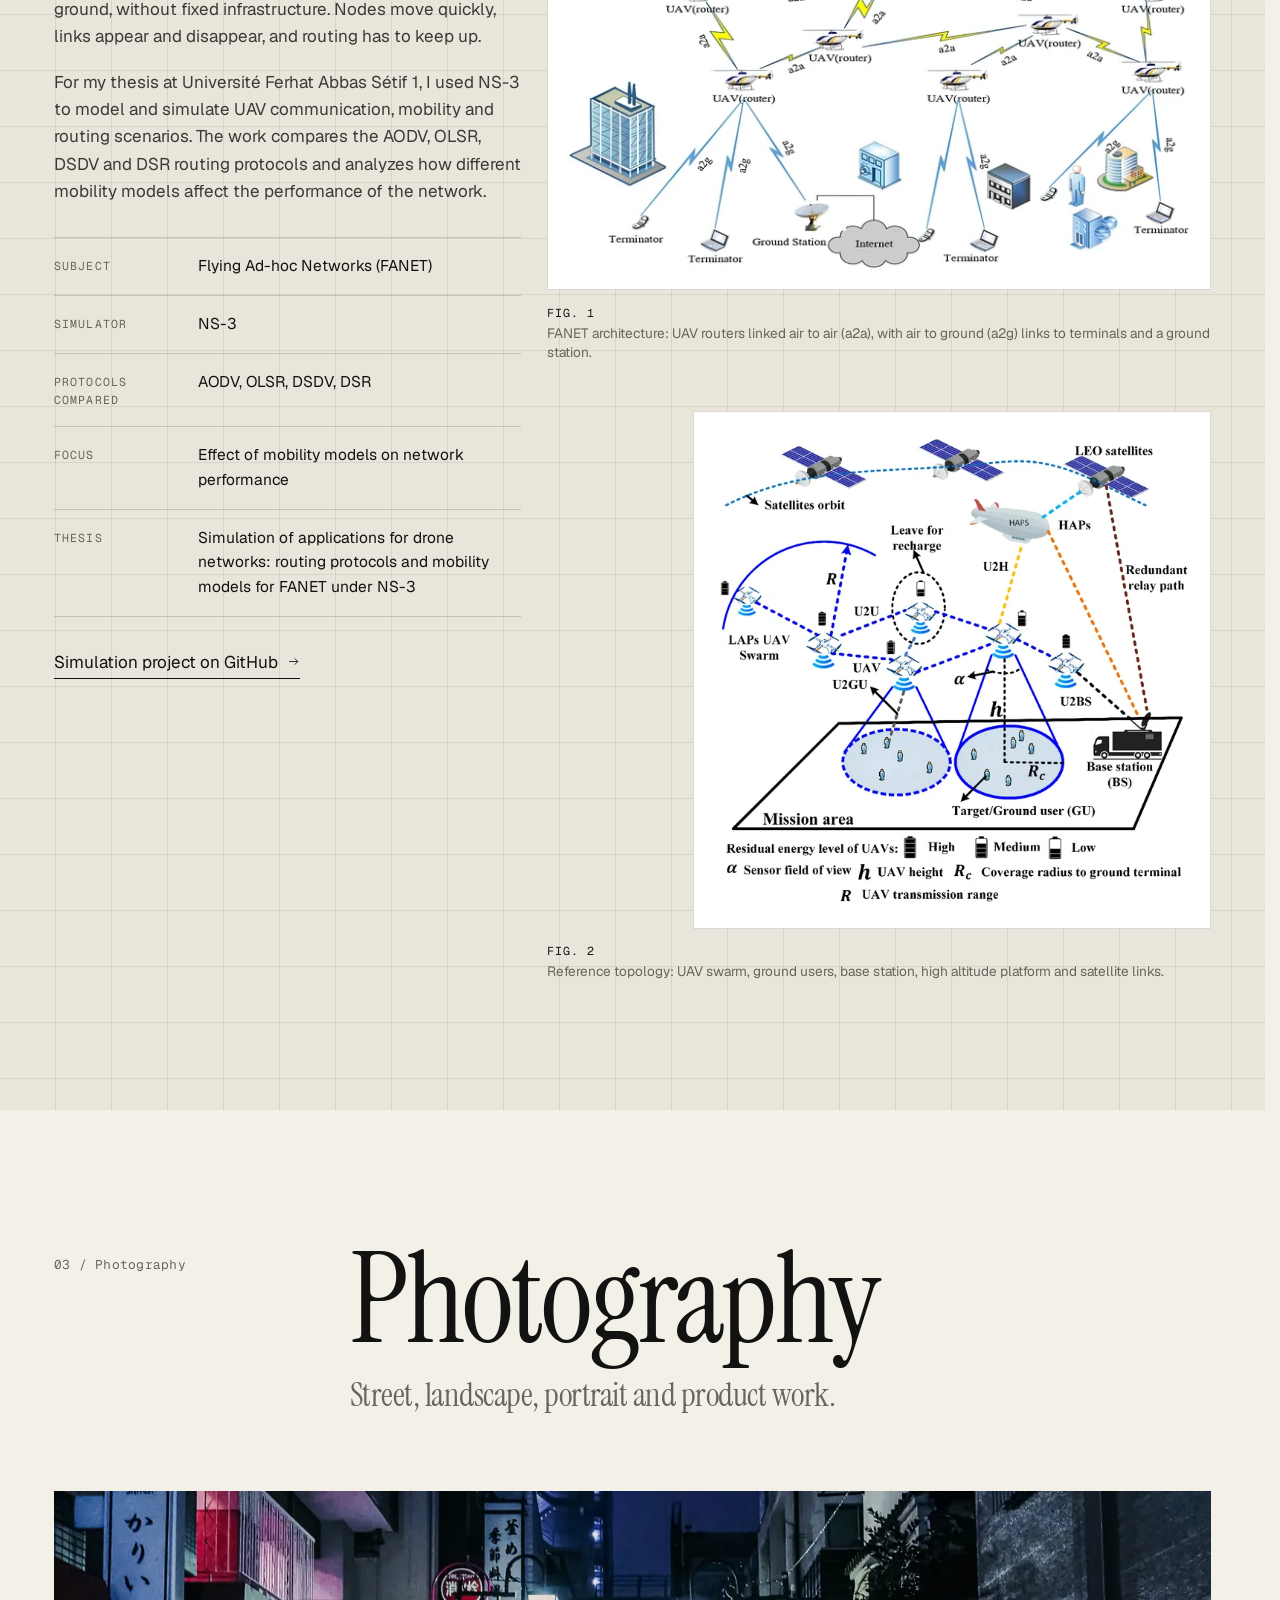
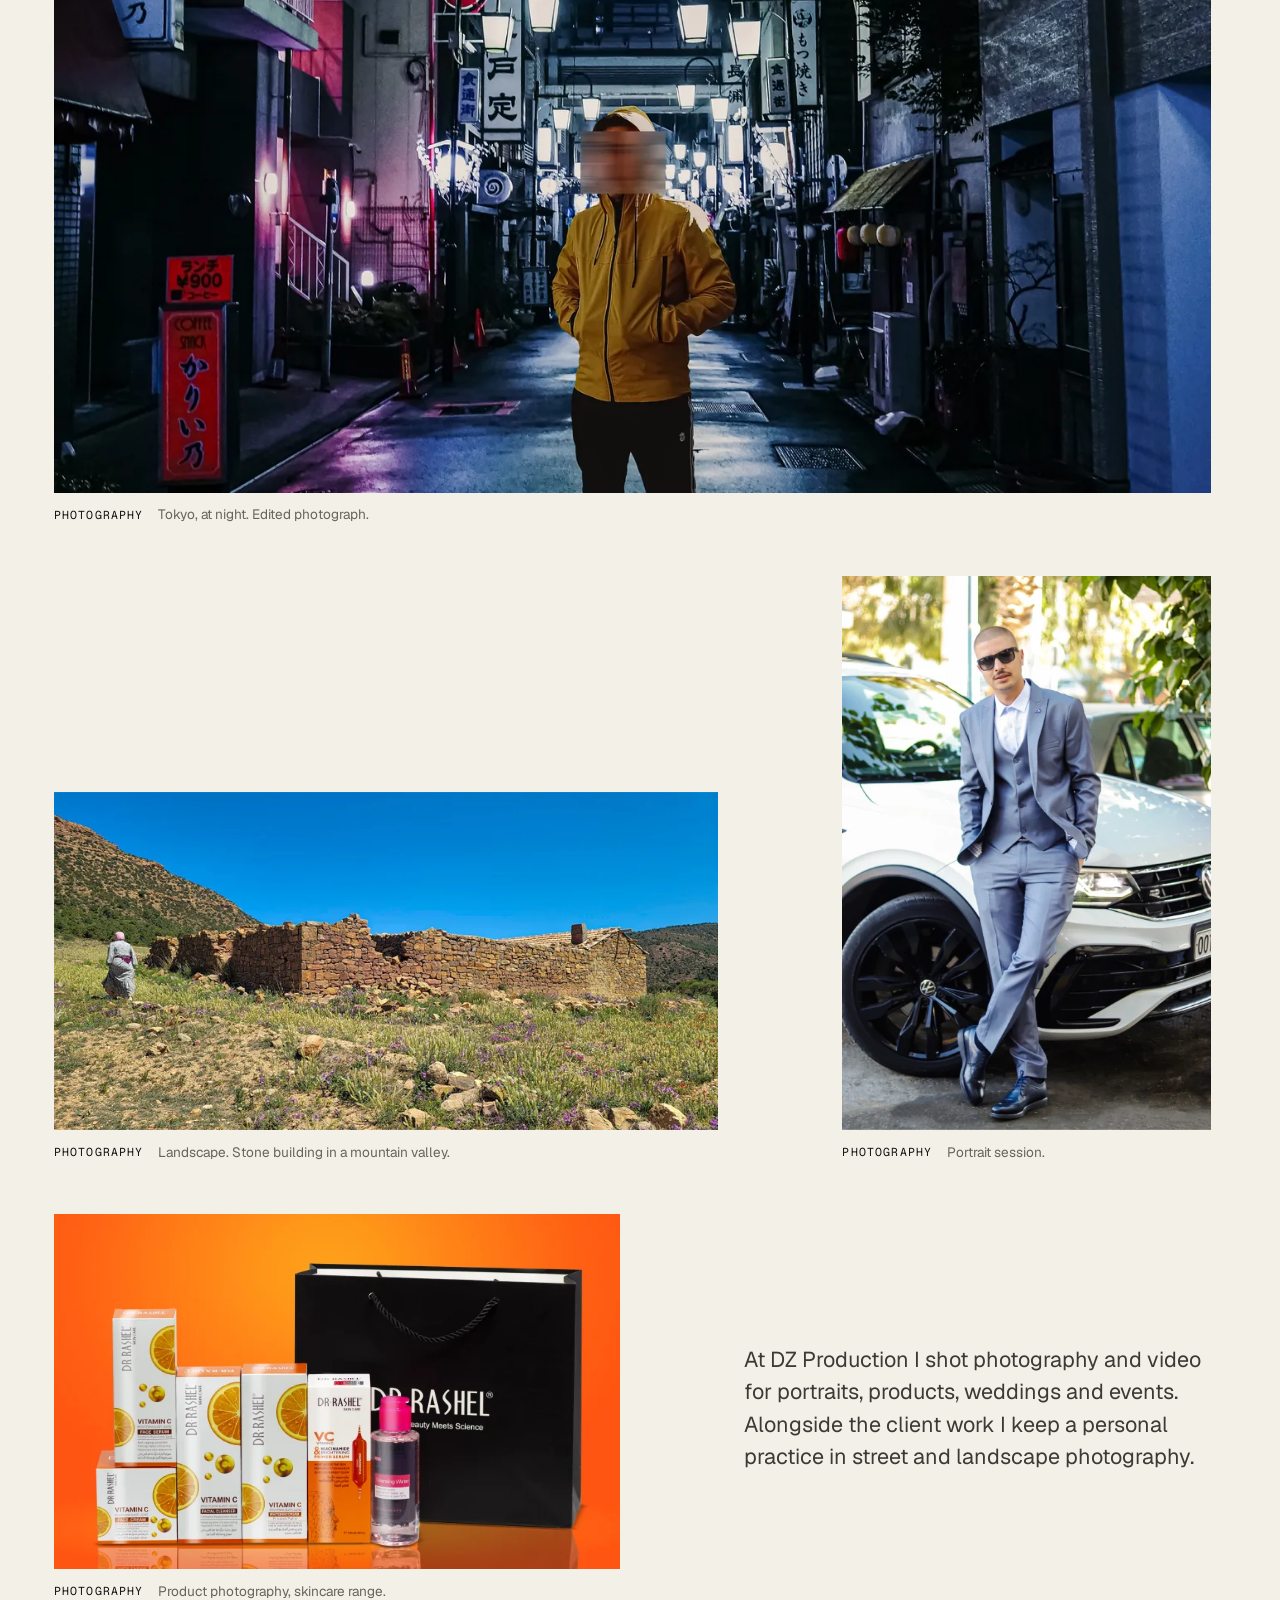
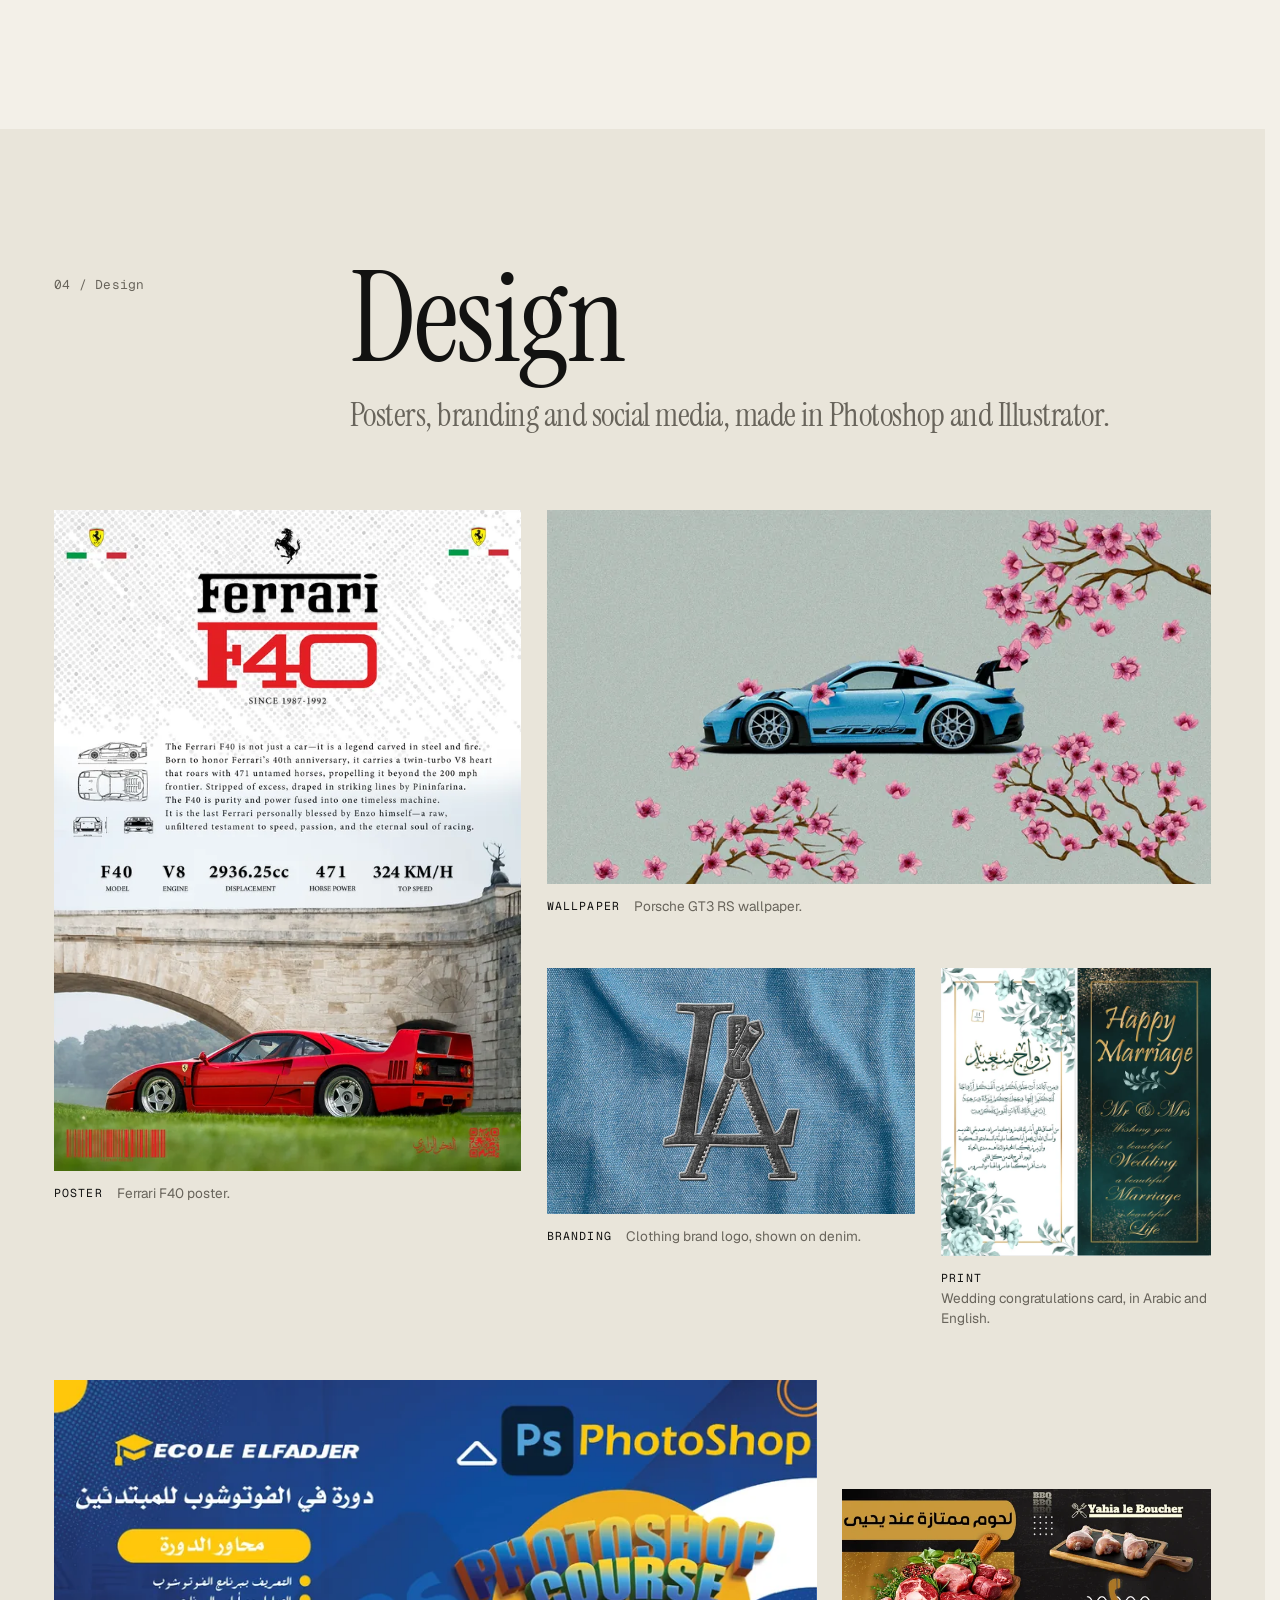
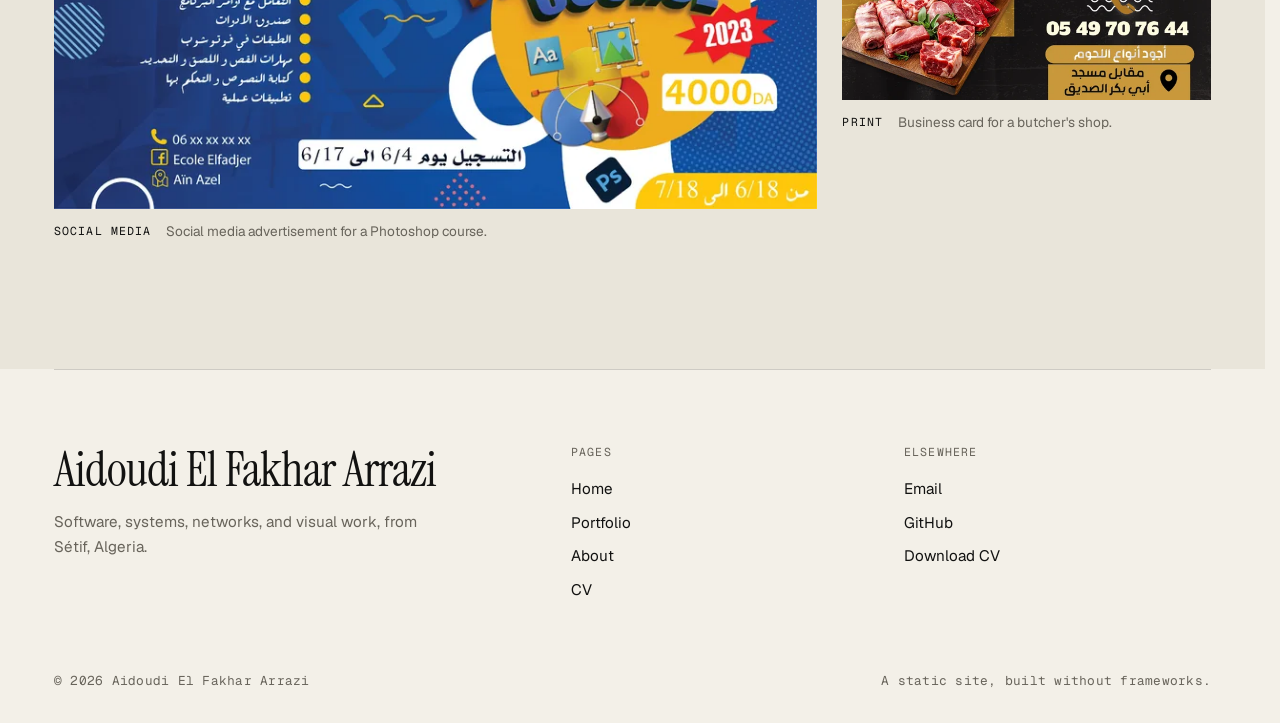
<file: portfolio.html>
<!DOCTYPE html>
<html lang="en">
<head>
<meta charset="utf-8">
<meta name="viewport" content="width=device-width, initial-scale=1">
<title>Portfolio | Aidoudi El Fakhar Arrazi</title>
<meta name="description" content="Selected work by Aidoudi El Fakhar Arrazi: Playnck, a desktop music player built with Electron; FANET research with NS-3; photography; and graphic design.">
<meta name="author" content="Aidoudi El Fakhar Arrazi">
<meta name="theme-color" content="#f3f0e8">
<link rel="canonical" href="https://fakhararrazi.github.io/portfolio.html">
<link rel="icon" href="assets/favicon.svg" type="image/svg+xml">

<meta property="og:type" content="website">
<meta property="og:site_name" content="Aidoudi El Fakhar Arrazi">
<meta property="og:locale" content="en">
<meta property="og:title" content="Portfolio | Aidoudi El Fakhar Arrazi">
<meta property="og:description" content="Selected work by Aidoudi El Fakhar Arrazi: Playnck, a desktop music player built with Electron; FANET research with NS-3; photography; and graphic design.">
<meta property="og:url" content="https://fakhararrazi.github.io/portfolio.html">
<meta property="og:image" content="https://fakhararrazi.github.io/assets/web/og-image.jpg">
<meta property="og:image:width" content="1200">
<meta property="og:image:height" content="630">
<meta property="og:image:alt" content="Night street in Tokyo with a figure in a yellow jacket, photographed and edited by Aidoudi El Fakhar Arrazi">
<meta name="twitter:card" content="summary_large_image">
<meta name="twitter:title" content="Portfolio | Aidoudi El Fakhar Arrazi">
<meta name="twitter:description" content="Selected work by Aidoudi El Fakhar Arrazi: Playnck, a desktop music player built with Electron; FANET research with NS-3; photography; and graphic design.">
<meta name="twitter:image" content="https://fakhararrazi.github.io/assets/web/og-image.jpg">
<meta name="twitter:image:alt" content="Night street in Tokyo with a figure in a yellow jacket, photographed and edited by Aidoudi El Fakhar Arrazi">

<link rel="preload" href="assets/fonts/instrument-serif-latin-400-normal.woff2" as="font" type="font/woff2" crossorigin>
<link rel="preload" href="assets/fonts/geist-latin-wght-normal.woff2" as="font" type="font/woff2" crossorigin>
<link rel="stylesheet" href="css/style.css">
<link rel="stylesheet" href="css/portfolio.css">
<script>document.documentElement.classList.add("js")</script>
<script type="application/ld+json">
{
 "@context": "https://schema.org",
 "@graph": [
  {
   "@type": "Person",
   "@id": "https://fakhararrazi.github.io/#person",
   "name": "Aidoudi El Fakhar Arrazi",
   "alternateName": "Fakhar Arrazi",
   "url": "https://fakhararrazi.github.io/",
   "image": "https://fakhararrazi.github.io/assets/web/portrait-896.webp",
   "description": "Software developer, networking researcher, photographer and graphic designer based in Sétif, Algeria.",
   "address": {
    "@type": "PostalAddress",
    "addressLocality": "Sétif",
    "addressCountry": "DZ"
   },
   "alumniOf": {
    "@type": "CollegeOrUniversity",
    "name": "Université Ferhat Abbas Sétif 1"
   },
   "knowsAbout": [
    "Software development",
    "Computer networks",
    "Distributed systems",
    "Flying ad hoc networks",
    "NS-3",
    "Electron",
    "Photography",
    "Graphic design"
   ],
   "sameAs": [
    "https://github.com/FakharArrazi"
   ]
  },
  {
   "@type": "CollectionPage",
   "@id": "https://fakhararrazi.github.io/portfolio.html#page",
   "url": "https://fakhararrazi.github.io/portfolio.html",
   "name": "Portfolio",
   "inLanguage": "en",
   "author": {
    "@id": "https://fakhararrazi.github.io/#person"
   }
  },
  {
   "@type": "SoftwareApplication",
   "name": "Playnck",
   "applicationCategory": "MultimediaApplication",
   "operatingSystem": "Windows",
   "description": "A desktop music player for local libraries, built with Electron.",
   "url": "https://github.com/FakharArrazi/Project-Playnck",
   "downloadUrl": "https://github.com/FakharArrazi/Project-Playnck/releases/latest",
   "author": {
    "@id": "https://fakhararrazi.github.io/#person"
   }
  }
 ]
}
</script>
</head>
<body>
<a class="skip" href="#main">Skip to content</a>
<header class="site-header">
  <div class="site-header__in container">
    <a class="brand" href="index.html" aria-label="Fakhar Arrazi, home">Fakhar <em>Arrazi</em></a>
    <nav class="nav" aria-label="Primary">
      <a href="index.html">Home</a>
      <a href="portfolio.html" aria-current="page">Portfolio</a>
      <a href="about.html">About</a>
      <a href="cv.html">CV</a>
      <a class="nav__contact" href="about.html#contact">Contact</a>
    </nav>
    <button class="menu-btn" type="button" aria-expanded="false" aria-controls="menu">Menu</button>
  </div>
</header>
<div class="menu" id="menu" aria-hidden="true" inert role="dialog" aria-modal="true" aria-label="Site menu">
  <div class="container">
    <div class="menu__top"><a class="brand" href="index.html">Fakhar <em>Arrazi</em></a><button class="menu-btn menu__close" type="button">Close</button></div>
  </div>
  <nav class="menu__nav container" aria-label="Mobile">
      <a href="index.html">Home<span>01</span></a>
      <a href="portfolio.html" aria-current="page">Portfolio<span>02</span></a>
      <a href="about.html">About<span>03</span></a>
      <a href="cv.html">CV<span>04</span></a>
      <a href="about.html#contact">Contact<span>05</span></a>
  </nav>
  <div class="menu__foot container"><a class="link" href="mailto:fakhararraziaidoudi@gmail.com">fakhararraziaidoudi@gmail.com</a><a class="link" href="https://github.com/FakharArrazi" target="_blank" rel="noopener">GitHub</a></div>
</div>
<main id="main">

<section class="page-head container">
  <p class="eyebrow">Portfolio</p>
  <h1>Selected <em>work</em></h1>
  <p class="lede">Four bodies of work: a desktop application, networking research, photography and design. Each one is presented the way it deserves to be seen.</p>
</section>

<nav class="index-bar" aria-label="Portfolio sections">
  <div class="container index-bar__scroll">
    <a href="#playnck"><span class="mono">01</span>Playnck</a>
    <a href="#fanet"><span class="mono">02</span>FANET and NS-3</a>
    <a href="#photography"><span class="mono">03</span>Photography</a>
    <a href="#design"><span class="mono">04</span>Design</a>
  </div>
</nav>

<!-- ============ PLAYNCK ============ -->
<section class="chapter chapter--dark on-dark" id="playnck" aria-labelledby="playnck-title">
  <div class="container">
    <header class="chapter__head grid">
      <div class="chapter__num mono" data-reveal>01 / Software</div>
      <div class="chapter__title">
        <h2 id="playnck-title" data-reveal>Playnck</h2>
        <p class="chapter__sub serif" data-reveal>A powerful local music player, built from the ground up.</p>
      </div>
    </header>

    <figure class="screen screen--hero" data-reveal><a class="zoom" href="assets/web/playnck-home-1274.webp" data-lightbox="playnck" data-category="Playnck, Library" data-caption="Home. Library totals and recently played tracks beside the now playing view." data-alt="Playnck home screen showing library totals, recently played tracks and an album cover carousel beside the player" aria-label="Open image: Home. Library totals and recently played tracks beside the now playing view."><img src="assets/web/playnck-home-1274.webp" srcset="assets/web/playnck-home-640.webp 640w, assets/web/playnck-home-1274.webp 1274w" sizes="(max-width: 1400px) 92vw, 1240px" width="1274" height="797" alt="Playnck home screen showing library totals, recently played tracks and an album cover carousel beside the player" loading="lazy" decoding="async"></a><figcaption class="cap"><b>Playnck, Library</b><span>Home. Library totals and recently played tracks beside the now playing view.</span></figcaption></figure>

    <div class="case grid">
      <div class="case__what">
        <h3 data-reveal>What it is</h3>
        <div class="prose" data-reveal>
          <p>Playnck is a desktop music player built with Electron, designed around a clean interface and a focused listening experience. It manages a local music library, with playlists, metadata and album artwork, and it covers the jobs that usually need separate tools: tagging, conversion and playback.</p>
          <p>I took it from a blank Electron project to a packaged, installable Windows app, with releases published through GitHub.</p>
        </div>
        <div class="case__links" data-reveal>
          <a class="btn" href="https://github.com/FakharArrazi/Project-Playnck/releases/latest" target="_blank" rel="noopener">Download latest version</a>
          <a class="link link--arrow" href="https://github.com/FakharArrazi/Project-Playnck" target="_blank" rel="noopener">View on GitHub</a>
        </div>
      </div>
      <dl class="case__spec" data-reveal style="--d:.08s">
        <div><dt>Library</dt><dd>Songs, albums, artists, genres, folders, playlists and listening history, with a home view of library totals.</dd></div>
        <div><dt>Tagging</dt><dd>Edit metadata and cover art. Identify tracks from their audio through AcoustID and MusicBrainz, or search by title and artist.</dd></div>
        <div><dt>Playback</dt><dd>Ten band equalizer with presets, gapless playback, synced lyrics with timing adjustment, sleep timer and keyboard shortcuts.</dd></div>
        <div><dt>Conversion</dt><dd>A conversion queue for audio files, powered by FFmpeg.</dd></div>
        <div><dt>Personalization</dt><dd>Background and accent colors, language, and backup and restore.</dd></div>
        <div><dt>Built with</dt><dd>Electron, Node.js, JavaScript, HTML and CSS. Packaged with Electron Builder and NSIS.</dd></div>
      </dl>
    </div>

    <div class="screens" aria-label="Playnck screens">
      <figure class="screen" data-reveal><a class="zoom" href="assets/web/playnck-albums-1274.webp" data-lightbox="playnck" data-category="Playnck, Library" data-caption="Album grid beside the now playing carousel." data-alt="Playnck album grid beside the now playing view" aria-label="Open image: Album grid beside the now playing carousel."><img src="assets/web/playnck-albums-1274.webp" srcset="assets/web/playnck-albums-640.webp 640w, assets/web/playnck-albums-1274.webp 1274w" sizes="(max-width: 760px) 92vw, 46vw" width="1274" height="797" alt="Playnck album grid beside the now playing view" loading="lazy" decoding="async"></a><figcaption class="cap"><b>Playnck, Library</b><span>Album grid beside the now playing carousel.</span></figcaption></figure>
      <figure class="screen shot--drop" data-reveal><a class="zoom" href="assets/web/playnck-edit-1274.webp" data-lightbox="playnck" data-category="Playnck, Tagging" data-caption="Metadata and cover editor, with identification from audio or by title and artist." data-alt="Playnck track editor with title, artist, album and release year fields" aria-label="Open image: Metadata and cover editor, with identification from audio or by title and artist."><img src="assets/web/playnck-edit-1274.webp" srcset="assets/web/playnck-edit-640.webp 640w, assets/web/playnck-edit-1274.webp 1274w" sizes="(max-width: 760px) 92vw, 46vw" width="1274" height="797" alt="Playnck track editor with title, artist, album and release year fields" loading="lazy" decoding="async"></a><figcaption class="cap"><b>Playnck, Tagging</b><span>Metadata and cover editor, with identification from audio or by title and artist.</span></figcaption></figure>
      <figure class="screen" data-reveal><a class="zoom" href="assets/web/playnck-audio-1274.webp" data-lightbox="playnck" data-category="Playnck, Playback" data-caption="Ten band equalizer with presets, and gapless playback." data-alt="Playnck audio settings with a ten band equalizer and gapless playback toggle" aria-label="Open image: Ten band equalizer with presets, and gapless playback."><img src="assets/web/playnck-audio-1274.webp" srcset="assets/web/playnck-audio-640.webp 640w, assets/web/playnck-audio-1274.webp 1274w" sizes="(max-width: 760px) 92vw, 46vw" width="1274" height="797" alt="Playnck audio settings with a ten band equalizer and gapless playback toggle" loading="lazy" decoding="async"></a><figcaption class="cap"><b>Playnck, Playback</b><span>Ten band equalizer with presets, and gapless playback.</span></figcaption></figure>
      <figure class="screen shot--drop" data-reveal><a class="zoom" href="assets/web/playnck-convert-1274.webp" data-lightbox="playnck" data-category="Playnck, Tools" data-caption="Audio conversion queue powered by FFmpeg." data-alt="Playnck conversion screen with a file drop area and an FFmpeg ready indicator" aria-label="Open image: Audio conversion queue powered by FFmpeg."><img src="assets/web/playnck-convert-1274.webp" srcset="assets/web/playnck-convert-640.webp 640w, assets/web/playnck-convert-1274.webp 1274w" sizes="(max-width: 760px) 92vw, 46vw" width="1274" height="797" alt="Playnck conversion screen with a file drop area and an FFmpeg ready indicator" loading="lazy" decoding="async"></a><figcaption class="cap"><b>Playnck, Tools</b><span>Audio conversion queue powered by FFmpeg.</span></figcaption></figure>
      <figure class="screen" data-reveal><a class="zoom" href="assets/web/playnck-artists-1274.webp" data-lightbox="playnck" data-category="Playnck, Library" data-caption="Artists list, with a green accent color." data-alt="Playnck artists list beside the now playing view" aria-label="Open image: Artists list, with a green accent color."><img src="assets/web/playnck-artists-1274.webp" srcset="assets/web/playnck-artists-640.webp 640w, assets/web/playnck-artists-1274.webp 1274w" sizes="(max-width: 760px) 92vw, 46vw" width="1274" height="797" alt="Playnck artists list beside the now playing view" loading="lazy" decoding="async"></a><figcaption class="cap"><b>Playnck, Library</b><span>Artists list, with a green accent color.</span></figcaption></figure>
      <figure class="screen shot--drop" data-reveal><a class="zoom" href="assets/web/playnck-lyric-sync-1274.webp" data-lightbox="playnck" data-category="Playnck, Playback" data-caption="Synced lyrics with timing adjustment in milliseconds, shown in the light theme." data-alt="Playnck lyric sync dialog in the light theme" aria-label="Open image: Synced lyrics with timing adjustment in milliseconds, shown in the light theme."><img src="assets/web/playnck-lyric-sync-1274.webp" srcset="assets/web/playnck-lyric-sync-640.webp 640w, assets/web/playnck-lyric-sync-1274.webp 1274w" sizes="(max-width: 760px) 92vw, 46vw" width="1274" height="886" alt="Playnck lyric sync dialog in the light theme" loading="lazy" decoding="async"></a><figcaption class="cap"><b>Playnck, Playback</b><span>Synced lyrics with timing adjustment in milliseconds, shown in the light theme.</span></figcaption></figure>
    </div>
    <div class="screens screens--more" id="more-screens" hidden>
        <figure class="screen"><a class="zoom" href="assets/web/playnck-library-1274.webp" data-lightbox="playnck" data-category="Playnck, Library" data-caption="The song library beside the now playing view." data-alt="Playnck songs list with a highlighted current track" aria-label="Open image: The song library beside the now playing view."><img src="assets/web/playnck-library-1274.webp" srcset="assets/web/playnck-library-640.webp 640w, assets/web/playnck-library-1274.webp 1274w" sizes="(max-width: 760px) 92vw, 46vw" width="1274" height="797" alt="Playnck songs list with a highlighted current track" loading="lazy" decoding="async"></a><figcaption class="cap"><b>Playnck, Library</b><span>The song library beside the now playing view.</span></figcaption></figure>
        <figure class="screen shot--drop"><a class="zoom" href="assets/web/playnck-playlists-1274.webp" data-lightbox="playnck" data-category="Playnck, Library" data-caption="Playlists, with a new playlist button." data-alt="Playnck playlists screen" aria-label="Open image: Playlists, with a new playlist button."><img src="assets/web/playnck-playlists-1274.webp" srcset="assets/web/playnck-playlists-640.webp 640w, assets/web/playnck-playlists-1274.webp 1274w" sizes="(max-width: 760px) 92vw, 46vw" width="1274" height="797" alt="Playnck playlists screen" loading="lazy" decoding="async"></a><figcaption class="cap"><b>Playnck, Library</b><span>Playlists, with a new playlist button.</span></figcaption></figure>
        <figure class="screen"><a class="zoom" href="assets/web/playnck-folders-1274.webp" data-lightbox="playnck" data-category="Playnck, Library" data-caption="Folders, with options to add single songs or whole folders." data-alt="Playnck folders screen with buttons to add songs or a folder" aria-label="Open image: Folders, with options to add single songs or whole folders."><img src="assets/web/playnck-folders-1274.webp" srcset="assets/web/playnck-folders-640.webp 640w, assets/web/playnck-folders-1274.webp 1274w" sizes="(max-width: 760px) 92vw, 46vw" width="1274" height="797" alt="Playnck folders screen with buttons to add songs or a folder" loading="lazy" decoding="async"></a><figcaption class="cap"><b>Playnck, Library</b><span>Folders, with options to add single songs or whole folders.</span></figcaption></figure>
        <figure class="screen shot--drop"><a class="zoom" href="assets/web/playnck-genres-1274.webp" data-lightbox="playnck" data-category="Playnck, Library" data-caption="Genres in a grid." data-alt="Playnck genres grid" aria-label="Open image: Genres in a grid."><img src="assets/web/playnck-genres-1274.webp" srcset="assets/web/playnck-genres-640.webp 640w, assets/web/playnck-genres-1274.webp 1274w" sizes="(max-width: 760px) 92vw, 46vw" width="1274" height="797" alt="Playnck genres grid" loading="lazy" decoding="async"></a><figcaption class="cap"><b>Playnck, Library</b><span>Genres in a grid.</span></figcaption></figure>
        <figure class="screen"><a class="zoom" href="assets/web/playnck-inside-album-1274.webp" data-lightbox="playnck" data-category="Playnck, Library" data-caption="Album detail with the track list." data-alt="Playnck album detail with a track list" aria-label="Open image: Album detail with the track list."><img src="assets/web/playnck-inside-album-1274.webp" srcset="assets/web/playnck-inside-album-640.webp 640w, assets/web/playnck-inside-album-1274.webp 1274w" sizes="(max-width: 760px) 92vw, 46vw" width="1274" height="797" alt="Playnck album detail with a track list" loading="lazy" decoding="async"></a><figcaption class="cap"><b>Playnck, Library</b><span>Album detail with the track list.</span></figcaption></figure>
        <figure class="screen shot--drop"><a class="zoom" href="assets/web/playnck-inside-artist-1274.webp" data-lightbox="playnck" data-category="Playnck, Library" data-caption="Artist detail, grouped by album." data-alt="Playnck artist detail with albums and tracks" aria-label="Open image: Artist detail, grouped by album."><img src="assets/web/playnck-inside-artist-1274.webp" srcset="assets/web/playnck-inside-artist-640.webp 640w, assets/web/playnck-inside-artist-1274.webp 1274w" sizes="(max-width: 760px) 92vw, 46vw" width="1274" height="797" alt="Playnck artist detail with albums and tracks" loading="lazy" decoding="async"></a><figcaption class="cap"><b>Playnck, Library</b><span>Artist detail, grouped by album.</span></figcaption></figure>
        <figure class="screen"><a class="zoom" href="assets/web/playnck-history-1274.webp" data-lightbox="playnck" data-category="Playnck, Library" data-caption="Listening history grouped by day." data-alt="Playnck listening history grouped by today and yesterday" aria-label="Open image: Listening history grouped by day."><img src="assets/web/playnck-history-1274.webp" srcset="assets/web/playnck-history-640.webp 640w, assets/web/playnck-history-1274.webp 1274w" sizes="(max-width: 760px) 92vw, 46vw" width="1274" height="797" alt="Playnck listening history grouped by today and yesterday" loading="lazy" decoding="async"></a><figcaption class="cap"><b>Playnck, Library</b><span>Listening history grouped by day.</span></figcaption></figure>
        <figure class="screen shot--drop"><a class="zoom" href="assets/web/playnck-file-info-1274.webp" data-lightbox="playnck" data-category="Playnck, Tools" data-caption="Track and file information, including format and file size." data-alt="Playnck track and file information dialog" aria-label="Open image: Track and file information, including format and file size."><img src="assets/web/playnck-file-info-1274.webp" srcset="assets/web/playnck-file-info-640.webp 640w, assets/web/playnck-file-info-1274.webp 1274w" sizes="(max-width: 760px) 92vw, 46vw" width="1274" height="797" alt="Playnck track and file information dialog" loading="lazy" decoding="async"></a><figcaption class="cap"><b>Playnck, Tools</b><span>Track and file information, including format and file size.</span></figcaption></figure>
        <figure class="screen"><a class="zoom" href="assets/web/playnck-sleep-timer-1274.webp" data-lightbox="playnck" data-category="Playnck, Playback" data-caption="Sleep timer with preset durations." data-alt="Playnck sleep timer dialog with preset durations" aria-label="Open image: Sleep timer with preset durations."><img src="assets/web/playnck-sleep-timer-1274.webp" srcset="assets/web/playnck-sleep-timer-640.webp 640w, assets/web/playnck-sleep-timer-1274.webp 1274w" sizes="(max-width: 760px) 92vw, 46vw" width="1274" height="797" alt="Playnck sleep timer dialog with preset durations" loading="lazy" decoding="async"></a><figcaption class="cap"><b>Playnck, Playback</b><span>Sleep timer with preset durations.</span></figcaption></figure>
        <figure class="screen shot--drop"><a class="zoom" href="assets/web/playnck-keyboard-shortcut-1274.webp" data-lightbox="playnck" data-category="Playnck, Playback" data-caption="Keyboard shortcuts for playback and navigation." data-alt="Playnck keyboard shortcuts list" aria-label="Open image: Keyboard shortcuts for playback and navigation."><img src="assets/web/playnck-keyboard-shortcut-1274.webp" srcset="assets/web/playnck-keyboard-shortcut-640.webp 640w, assets/web/playnck-keyboard-shortcut-1274.webp 1274w" sizes="(max-width: 760px) 92vw, 46vw" width="1274" height="797" alt="Playnck keyboard shortcuts list" loading="lazy" decoding="async"></a><figcaption class="cap"><b>Playnck, Playback</b><span>Keyboard shortcuts for playback and navigation.</span></figcaption></figure>
        <figure class="screen"><a class="zoom" href="assets/web/playnck-themes-1274.webp" data-lightbox="playnck" data-category="Playnck, Personalization" data-caption="App background and accent color options." data-alt="Playnck theme settings with background and accent color swatches" aria-label="Open image: App background and accent color options."><img src="assets/web/playnck-themes-1274.webp" srcset="assets/web/playnck-themes-640.webp 640w, assets/web/playnck-themes-1274.webp 1274w" sizes="(max-width: 760px) 92vw, 46vw" width="1274" height="797" alt="Playnck theme settings with background and accent color swatches" loading="lazy" decoding="async"></a><figcaption class="cap"><b>Playnck, Personalization</b><span>App background and accent color options.</span></figcaption></figure>
        <figure class="screen shot--drop"><a class="zoom" href="assets/web/playnck-setting-1274.webp" data-lightbox="playnck" data-category="Playnck, Personalization" data-caption="Settings: theme, updates, audio, player, shortcuts, backup and restore, language." data-alt="Playnck settings menu with collapsible sections" aria-label="Open image: Settings: theme, updates, audio, player, shortcuts, backup and restore, language."><img src="assets/web/playnck-setting-1274.webp" srcset="assets/web/playnck-setting-640.webp 640w, assets/web/playnck-setting-1274.webp 1274w" sizes="(max-width: 760px) 92vw, 46vw" width="1274" height="797" alt="Playnck settings menu with collapsible sections" loading="lazy" decoding="async"></a><figcaption class="cap"><b>Playnck, Personalization</b><span>Settings: theme, updates, audio, player, shortcuts, backup and restore, language.</span></figcaption></figure>
    </div>
    <div class="screens__toggle">
      <button class="btn btn--line" type="button" data-expand="more-screens" data-label-open="Show fewer screens" aria-expanded="false" aria-controls="more-screens">Show all 19 screens</button>
    </div>
  </div>
</section>

<!-- ============ FANET ============ -->
<section class="chapter chapter--research" id="fanet" aria-labelledby="fanet-title">
  <div class="container">
    <header class="chapter__head grid">
      <div class="chapter__num mono" data-reveal>02 / Research</div>
      <div class="chapter__title">
        <h2 id="fanet-title" data-reveal>FANET simulation with NS-3</h2>
        <p class="chapter__sub serif" data-reveal>Routing protocols and mobility models for drone networks. Master's thesis, 2024.</p>
      </div>
    </header>

    <div class="paper grid">
      <div class="paper__text">
        <div class="prose" data-reveal>
          <p>A Flying Ad-hoc Network is a group of UAVs that communicate directly with one another and with the ground, without fixed infrastructure. Nodes move quickly, links appear and disappear, and routing has to keep up.</p>
          <p>For my thesis at Université Ferhat Abbas Sétif 1, I used NS-3 to model and simulate UAV communication, mobility and routing scenarios. The work compares the AODV, OLSR, DSDV and DSR routing protocols and analyzes how different mobility models affect the performance of the network.</p>
        </div>
        <dl class="case__spec case__spec--light" data-reveal>
          <div><dt>Subject</dt><dd>Flying Ad-hoc Networks (FANET)</dd></div>
          <div><dt>Simulator</dt><dd>NS-3</dd></div>
          <div><dt>Protocols compared</dt><dd>AODV, OLSR, DSDV, DSR</dd></div>
          <div><dt>Focus</dt><dd>Effect of mobility models on network performance</dd></div>
          <div><dt>Thesis</dt><dd>Simulation of applications for drone networks: routing protocols and mobility models for FANET under NS-3</dd></div>
        </dl>
        <p data-reveal><a class="link link--arrow" href="https://github.com/FakharArrazi/Project-FANET-NS3-Simulation" target="_blank" rel="noopener">Simulation project on GitHub</a></p>
      </div>
      <div class="paper__figs">
        <figure data-reveal>
          <div class="plate"><img src="assets/web/fanet-network-1200.webp" srcset="assets/web/fanet-network-640.webp 640w, assets/web/fanet-network-1200.webp 1200w, assets/web/fanet-network-1800.webp 1800w" sizes="(max-width: 900px) 92vw, 50vw" width="3400" height="1676" alt="Diagram of a flying ad hoc network: UAVs acting as routers linked air to air, and air to ground links to terminals and a ground station connected to the internet" loading="lazy" decoding="async"></div>
          <figcaption class="cap"><b>Fig. 1</b><span>FANET architecture: UAV routers linked air to air (a2a), with air to ground (a2g) links to terminals and a ground station.</span></figcaption>
        </figure>
        <figure data-reveal>
          <div class="plate plate--sq"><img src="assets/web/fanet-topology-1200.webp" srcset="assets/web/fanet-topology-640.webp 640w, assets/web/fanet-topology-1200.webp 1200w, assets/web/fanet-topology-1800.webp 1800w" sizes="(max-width: 900px) 92vw, 50vw" width="3400" height="3396" alt="Diagram of a UAV swarm with ground users, a base station, a high altitude platform and low earth orbit satellites, showing links, coverage cones and battery levels" loading="lazy" decoding="async"></div>
          <figcaption class="cap"><b>Fig. 2</b><span>Reference topology: UAV swarm, ground users, base station, high altitude platform and satellite links.</span></figcaption>
        </figure>
      </div>
    </div>
  </div>
</section>

<!-- ============ PHOTOGRAPHY ============ -->
<section class="chapter chapter--photo" id="photography" aria-labelledby="photo-title">
  <div class="container">
    <header class="chapter__head grid">
      <div class="chapter__num mono" data-reveal>03 / Photography</div>
      <div class="chapter__title">
        <h2 id="photo-title" data-reveal>Photography</h2>
        <p class="chapter__sub serif" data-reveal>Street, landscape, portrait and product work.</p>
      </div>
    </header>
    <div class="pgrid grid">
      <figure class="p1" data-reveal><a class="zoom" href="assets/web/tokyo-2200.webp" data-lightbox="photography" data-category="Photography" data-caption="Tokyo, at night. Edited photograph." data-alt="A figure in a yellow jacket standing in a narrow Tokyo street at night, lit by lanterns and neon signs" aria-label="Open image: Tokyo, at night. Edited photograph."><img src="assets/web/tokyo-1400.webp" srcset="assets/web/tokyo-800.webp 800w, assets/web/tokyo-1400.webp 1400w, assets/web/tokyo-2200.webp 2200w" sizes="92vw" width="4000" height="2080" alt="A figure in a yellow jacket standing in a narrow Tokyo street at night, lit by lanterns and neon signs" loading="lazy" decoding="async" style="object-position:50% 55%"></a><figcaption class="cap"><b>Photography</b><span>Tokyo, at night. Edited photograph.</span></figcaption></figure>
      <figure class="p2" data-reveal><a class="zoom" href="assets/web/landscape-2200.webp" data-lightbox="photography" data-category="Photography" data-caption="Landscape. Stone building in a mountain valley." data-alt="Stone farm building in a green mountain valley under a deep blue sky, with a woman walking in the meadow at the left" aria-label="Open image: Landscape. Stone building in a mountain valley."><img src="assets/web/landscape-1400.webp" srcset="assets/web/landscape-800.webp 800w, assets/web/landscape-1400.webp 1400w, assets/web/landscape-2200.webp 2200w" sizes="(max-width: 900px) 92vw, 62vw" width="2456" height="1249" alt="Stone farm building in a green mountain valley under a deep blue sky, with a woman walking in the meadow at the left" loading="lazy" decoding="async"></a><figcaption class="cap"><b>Photography</b><span>Landscape. Stone building in a mountain valley.</span></figcaption></figure>
      <figure class="p3" data-reveal style="--d:0.1s"><a class="zoom" href="assets/web/portrait-shoot-502.webp" data-lightbox="photography" data-category="Photography" data-caption="Portrait session." data-alt="Man in a blue three piece suit and sunglasses leaning on a white car" aria-label="Open image: Portrait session."><img src="assets/web/portrait-shoot-502.webp" width="502" height="754" alt="Man in a blue three piece suit and sunglasses leaning on a white car" loading="lazy" decoding="async"></a><figcaption class="cap"><b>Photography</b><span>Portrait session.</span></figcaption></figure>
      <figure class="p4" data-reveal><a class="zoom" href="assets/web/product-749.webp" data-lightbox="photography" data-category="Photography" data-caption="Product photography, skincare range." data-alt="Skincare products arranged beside a black shopping bag against an orange gradient background" aria-label="Open image: Product photography, skincare range."><img src="assets/web/product-749.webp" width="749" height="470" alt="Skincare products arranged beside a black shopping bag against an orange gradient background" loading="lazy" decoding="async"></a><figcaption class="cap"><b>Photography</b><span>Product photography, skincare range.</span></figcaption></figure>
      <div class="p5 prose" data-reveal>
        <p>At DZ Production I shot photography and video for portraits, products, weddings and events. Alongside the client work I keep a personal practice in street and landscape photography.</p>
      </div>
    </div>
  </div>
</section>

<!-- ============ DESIGN ============ -->
<section class="chapter chapter--design" id="design" aria-labelledby="design-title">
  <div class="container">
    <header class="chapter__head grid">
      <div class="chapter__num mono" data-reveal>04 / Design</div>
      <div class="chapter__title">
        <h2 id="design-title" data-reveal>Design</h2>
        <p class="chapter__sub serif" data-reveal>Posters, branding and social media, made in Photoshop and Illustrator.</p>
      </div>
    </header>
    <div class="dgrid grid">
      <figure class="g1" data-reveal><a class="zoom" href="assets/web/ferrari-1800.webp" data-lightbox="design" data-category="Poster" data-caption="Ferrari F40 poster." data-alt="Ferrari F40 poster with a red F40 wordmark, technical drawings, specifications and the car beneath a stone bridge" aria-label="Open image: Ferrari F40 poster."><img src="assets/web/ferrari-1100.webp" srcset="assets/web/ferrari-640.webp 640w, assets/web/ferrari-1100.webp 1100w, assets/web/ferrari-1800.webp 1800w" sizes="(max-width: 900px) 92vw, 40vw" width="3894" height="5507" alt="Ferrari F40 poster with a red F40 wordmark, technical drawings, specifications and the car beneath a stone bridge" loading="lazy" decoding="async"></a><figcaption class="cap"><b>Poster</b><span>Ferrari F40 poster.</span></figcaption></figure>
      <figure class="g2" data-reveal style="--d:0.06s"><a class="zoom" href="assets/web/gt3rs-1920.webp" data-lightbox="design" data-category="Wallpaper" data-caption="Porsche GT3 RS wallpaper." data-alt="Light blue Porsche GT3 RS in side profile on a pale green background with cherry blossom branches" aria-label="Open image: Porsche GT3 RS wallpaper."><img src="assets/web/gt3rs-1400.webp" srcset="assets/web/gt3rs-800.webp 800w, assets/web/gt3rs-1400.webp 1400w, assets/web/gt3rs-1920.webp 1920w" sizes="(max-width: 900px) 92vw, 56vw" width="1920" height="1080" alt="Light blue Porsche GT3 RS in side profile on a pale green background with cherry blossom branches" loading="lazy" decoding="async"></a><figcaption class="cap"><b>Wallpaper</b><span>Porsche GT3 RS wallpaper.</span></figcaption></figure>
      <figure class="g3" data-reveal style="--d:0.1s"><a class="zoom" href="assets/web/la-logo-1322.webp" data-lightbox="design" data-category="Branding" data-caption="Clothing brand logo, shown on denim." data-alt="Embroidered LA monogram with a zipper forming the letter A, on blue denim" aria-label="Open image: Clothing brand logo, shown on denim."><img src="assets/web/la-logo-1322.webp" srcset="assets/web/la-logo-640.webp 640w, assets/web/la-logo-1322.webp 1322w" sizes="(max-width: 900px) 60vw, 28vw" width="1322" height="882" alt="Embroidered LA monogram with a zipper forming the letter A, on blue denim" loading="lazy" decoding="async"></a><figcaption class="cap"><b>Branding</b><span>Clothing brand logo, shown on denim.</span></figcaption></figure>
      <figure class="g4" data-reveal style="--d:0.14s"><a class="zoom" href="assets/web/wedding-card-1826.webp" data-lightbox="design" data-category="Print" data-caption="Wedding congratulations card, in Arabic and English." data-alt="Two wedding cards side by side: an Arabic card with floral artwork on white, and an English card in gold lettering on deep green" aria-label="Open image: Wedding congratulations card, in Arabic and English."><img src="assets/web/wedding-card-1200.webp" srcset="assets/web/wedding-card-640.webp 640w, assets/web/wedding-card-1200.webp 1200w, assets/web/wedding-card-1826.webp 1826w" sizes="(max-width: 900px) 60vw, 24vw" width="1826" height="1947" alt="Two wedding cards side by side: an Arabic card with floral artwork on white, and an English card in gold lettering on deep green" loading="lazy" decoding="async"></a><figcaption class="cap"><b>Print</b><span>Wedding congratulations card, in Arabic and English.</span></figcaption></figure>
      <figure class="g5" data-reveal><a class="zoom" href="assets/web/course-ad-2200.webp" data-lightbox="design" data-category="Social media" data-caption="Social media advertisement for a Photoshop course." data-alt="Blue and yellow advertisement for a Photoshop course in Arabic and English, with a 3D title and a Photoshop logo" aria-label="Open image: Social media advertisement for a Photoshop course."><img src="assets/web/course-ad-1400.webp" srcset="assets/web/course-ad-800.webp 800w, assets/web/course-ad-1400.webp 1400w, assets/web/course-ad-2200.webp 2200w" sizes="(max-width: 900px) 92vw, 62vw" width="2526" height="1421" alt="Blue and yellow advertisement for a Photoshop course in Arabic and English, with a 3D title and a Photoshop logo" loading="lazy" decoding="async"></a><figcaption class="cap"><b>Social media</b><span>Social media advertisement for a Photoshop course.</span></figcaption></figure>
      <figure class="g6" data-reveal style="--d:0.1s"><a class="zoom" href="assets/web/business-card-953.webp" data-lightbox="design" data-category="Print" data-caption="Business card for a butcher&#x27;s shop." data-alt="Dark business card for a butcher shop with photographs of meat on wooden boards, in Arabic and French" aria-label="Open image: Business card for a butcher&#x27;s shop."><img src="assets/web/business-card-953.webp" srcset="assets/web/business-card-640.webp 640w, assets/web/business-card-953.webp 953w" sizes="(max-width: 900px) 92vw, 32vw" width="953" height="547" alt="Dark business card for a butcher shop with photographs of meat on wooden boards, in Arabic and French" loading="lazy" decoding="async"></a><figcaption class="cap"><b>Print</b><span>Business card for a butcher&#x27;s shop.</span></figcaption></figure>
    </div>
  </div>
</section>

</main>
<footer class="site-footer container">
  <div class="footer__top">
    <div class="footer__brand">
      <p class="footer__name">Aidoudi El Fakhar Arrazi</p>
      <p class="footer__note">Software, systems, networks, and visual work, from Sétif, Algeria.</p>
    </div>
    <div class="footer__col">
      <h2>Pages</h2>
      <a href="index.html">Home</a><a href="portfolio.html">Portfolio</a><a href="about.html">About</a><a href="cv.html">CV</a>
    </div>
    <div class="footer__col">
      <h2>Elsewhere</h2>
      <a href="mailto:fakhararraziaidoudi@gmail.com">Email</a><a href="https://github.com/FakharArrazi" target="_blank" rel="noopener">GitHub</a><a href="assets/cv/cv.pdf" download>Download CV</a>
    </div>
  </div>
  <div class="footer__bottom mono"><span>&copy; <span data-year>2026</span> Aidoudi El Fakhar Arrazi</span><span>A static site, built without frameworks.</span></div>
</footer>
<script src="js/main.js" defer></script>
<script src="js/lightbox.js" defer></script>
<script src="js/portfolio.js" defer></script>
</body>
</html>
</file>
<file: css/style.css>
/* ==========================================================================
   Aidoudi El Fakhar Arrazi, shared foundation
   Fonts, tokens, reset, typography, layout, header, menu, footer,
   buttons, reveal motion and the lightbox. Loaded on every page,
   followed by one page stylesheet.
   ========================================================================== */

@font-face { font-family: "Instrument Serif"; src: url("../assets/fonts/instrument-serif-latin-400-normal.woff2") format("woff2"); font-weight: 400; font-style: normal; font-display: swap; }
@font-face { font-family: "Instrument Serif"; src: url("../assets/fonts/instrument-serif-latin-400-italic.woff2") format("woff2"); font-weight: 400; font-style: italic; font-display: swap; }
@font-face { font-family: "Geist"; src: url("../assets/fonts/geist-latin-wght-normal.woff2") format("woff2"); font-weight: 100 900; font-display: swap; }
@font-face { font-family: "Geist Mono"; src: url("../assets/fonts/geist-mono-latin-wght-normal.woff2") format("woff2"); font-weight: 100 900; font-display: swap; }

:root {
  --paper: #f3f0e8;
  --paper-2: #e9e5da;
  --ink: #121211;
  --ink-2: #3c3a35;
  --mute: #68645b;
  --line: rgba(18, 18, 17, 0.16);
  --line-soft: rgba(18, 18, 17, 0.08);
  --accent: #2438a8;

  --dark: #0d0d0f;
  --on-dark: #ece9e1;
  --mute-dark: #a29e94;
  --line-dark: rgba(236, 233, 225, 0.16);
  --accent-dark: #9aa9ff;

  --serif: "Instrument Serif", Georgia, "Times New Roman", serif;
  --sans: "Geist", system-ui, -apple-system, "Segoe UI", Roboto, sans-serif;
  --mono: "Geist Mono", ui-monospace, SFMono-Regular, Menlo, Consolas, monospace;

  --header-h: 64px;
  --max: 1360px;
  --gutter: clamp(1.25rem, 4.2vw, 3.75rem);
  --gap: clamp(1rem, 2vw, 2rem);
  --section: clamp(4rem, 10vw, 10rem);
  --section-sm: clamp(3rem, 6vw, 5.5rem);
  --ease: cubic-bezier(0.2, 0.8, 0.2, 1);
}

/* ---------- Reset ---------- */

*, *::before, *::after { box-sizing: border-box; }
html { -webkit-text-size-adjust: 100%; scroll-behavior: smooth; scrollbar-gutter: stable; }
body {
  margin: 0;
  background: var(--paper);
  color: var(--ink);
  font-family: var(--sans);
  font-size: clamp(1rem, 0.96rem + 0.2vw, 1.0625rem);
  line-height: 1.6;
  -webkit-font-smoothing: antialiased;
  text-rendering: optimizeLegibility;
  overflow-x: clip;
}
body.is-locked { overflow: hidden; }
img, svg { display: block; max-width: 100%; height: auto; }
a { color: inherit; text-decoration: none; }
button { font: inherit; color: inherit; background: none; border: 0; padding: 0; cursor: pointer; }
ul, ol { list-style: none; margin: 0; padding: 0; }
h1, h2, h3, h4, p, figure, dl, dd { margin: 0; }
::selection { background: var(--ink); color: var(--paper); }
:focus-visible { outline: 2px solid var(--accent); outline-offset: 3px; }
.on-dark :focus-visible { outline-color: var(--accent-dark); }
[id] { scroll-margin-top: calc(var(--header-h) + 3.5rem); }

.skip { position: absolute; left: -999px; top: 0; z-index: 100; background: var(--ink); color: var(--paper); padding: 0.8em 1.2em; font-family: var(--mono); font-size: 0.8rem; }
.skip:focus { left: var(--gutter); top: 0.75rem; }

/* ---------- Typography ---------- */

h1, h2, h3, .serif { font-family: var(--serif); font-weight: 400; letter-spacing: -0.015em; }
h1 { font-size: clamp(2.9rem, 0.7rem + 9vw, 8.5rem); line-height: 0.94; letter-spacing: -0.025em; }
h2 { font-size: clamp(2.4rem, 1.5rem + 3.8vw, 5rem); line-height: 0.98; letter-spacing: -0.02em; }
h3 { font-size: clamp(1.55rem, 1.3rem + 0.9vw, 2.1rem); line-height: 1.1; }
em { font-style: italic; }

.eyebrow, .mono {
  font-family: var(--mono);
  font-size: 0.72rem;
  letter-spacing: 0.1em;
  text-transform: uppercase;
  line-height: 1.5;
  color: var(--mute);
}
.mono { text-transform: none; letter-spacing: 0.02em; font-size: 0.8rem; }
.lede { font-size: clamp(1.15rem, 1rem + 0.7vw, 1.5rem); line-height: 1.5; color: var(--ink-2); max-width: 38em; }
.prose p + p { margin-top: 1.1em; }
.prose { color: var(--ink-2); max-width: 38em; }
.on-dark .eyebrow, .on-dark .mono { color: var(--mute-dark); }
.on-dark .prose, .on-dark .lede { color: var(--on-dark); opacity: 0.86; }

/* ---------- Layout ---------- */

.container { width: 100%; max-width: var(--max); margin-inline: auto; padding-inline: var(--gutter); }
.grid { display: grid; grid-template-columns: repeat(12, minmax(0, 1fr)); column-gap: var(--gap); }
.section { padding-block: var(--section); }

/* ---------- Links and buttons ---------- */

.link {
  display: inline-block;
  padding-bottom: 0.15em;
  background: linear-gradient(currentColor, currentColor) 0 100% / 100% 1px no-repeat;
  transition: background-size 0.35s var(--ease), color 0.2s;
}
.link:hover { background-size: 0 1px; background-position: 100% 100%; }
.link--arrow::after { content: ""; display: inline-block; width: 0.8em; height: 0.8em; margin-left: 0.5em; vertical-align: -0.02em; background: currentColor; -webkit-mask: url("data:image/svg+xml,%3Csvg xmlns='http://www.w3.org/2000/svg' viewBox='0 0 24 24' fill='none' stroke='black' stroke-width='1.6'%3E%3Cpath d='M4 12h16M14 6l6 6-6 6'/%3E%3C/svg%3E") center / contain no-repeat; mask: url("data:image/svg+xml,%3Csvg xmlns='http://www.w3.org/2000/svg' viewBox='0 0 24 24' fill='none' stroke='black' stroke-width='1.6'%3E%3Cpath d='M4 12h16M14 6l6 6-6 6'/%3E%3C/svg%3E") center / contain no-repeat; transition: transform 0.3s var(--ease); }
.link--arrow:hover::after { transform: translateX(4px); }

.btn {
  display: inline-flex;
  align-items: center;
  gap: 0.6em;
  min-height: 2.9rem;
  padding: 0.75em 1.35em;
  font-family: var(--mono);
  font-size: 0.78rem;
  letter-spacing: 0.08em;
  text-transform: uppercase;
  background: var(--ink);
  color: var(--paper);
  border: 1px solid var(--ink);
  border-radius: 2px;
  transition: background 0.25s var(--ease), color 0.25s var(--ease), border-color 0.25s var(--ease);
}
.btn:hover { background: var(--accent); border-color: var(--accent); }
.btn--line { background: transparent; color: var(--ink); }
.btn--line:hover { background: var(--ink); border-color: var(--ink); color: var(--paper); }
.on-dark .btn { background: var(--on-dark); color: var(--dark); border-color: var(--on-dark); }
.on-dark .btn:hover { background: var(--accent-dark); border-color: var(--accent-dark); }

/* ---------- Header ---------- */

.site-header {
  position: sticky;
  top: 0;
  z-index: 40;
  height: var(--header-h);
  background: color-mix(in srgb, var(--paper) 88%, transparent);
  -webkit-backdrop-filter: blur(14px) saturate(1.2);
  backdrop-filter: blur(14px) saturate(1.2);
  border-bottom: 1px solid transparent;
  transition: border-color 0.3s;
}
.site-header.is-scrolled { border-bottom-color: var(--line); }
.site-header__in { height: 100%; display: flex; align-items: center; justify-content: space-between; }
.brand { font-family: var(--serif); font-size: 1.65rem; letter-spacing: -0.01em; line-height: 1; }
.brand em { color: var(--ink-2); }
.nav { display: none; align-items: center; gap: clamp(1.25rem, 2.6vw, 2.5rem); }
.nav a { font-size: 0.9rem; color: var(--mute); padding-block: 0.4em; position: relative; transition: color 0.2s; }
.nav a:hover, .nav a[aria-current="page"] { color: var(--ink); }
.nav a:not(.nav__contact)::after { content: ""; position: absolute; left: 0; right: 0; bottom: 0.05em; height: 1px; background: var(--ink); transform: scaleX(0); transform-origin: left; transition: transform 0.35s var(--ease); }
.nav a:not(.nav__contact):hover::after, .nav a[aria-current="page"]::after { transform: scaleX(1); }
.nav .nav__contact { color: var(--ink); border: 1px solid var(--ink); border-radius: 2px; padding: 0.5em 1em; transition: background 0.25s, color 0.25s; }
.nav .nav__contact:hover { background: var(--ink); color: var(--paper); }
.menu-btn { font-family: var(--mono); font-size: 0.78rem; letter-spacing: 0.1em; text-transform: uppercase; min-height: 2.75rem; padding-inline: 0.25rem 0; }
@media (min-width: 860px) { .nav { display: flex; } .menu-btn { display: none; } }

/* ---------- Mobile menu ---------- */

.menu {
  position: fixed;
  inset: 0;
  z-index: 60;
  display: flex;
  flex-direction: column;
  background: var(--paper);
  opacity: 0;
  visibility: hidden;
  transition: opacity 0.28s var(--ease), visibility 0s linear 0.28s;
}
.menu.is-open { opacity: 1; visibility: visible; transition-delay: 0s; }
.menu__top { height: var(--header-h); display: flex; align-items: center; justify-content: space-between; flex: none; }
.menu__nav { flex: 1; display: flex; flex-direction: column; justify-content: flex-end; padding-bottom: 1.5rem; }
.menu__nav a { font-family: var(--serif); font-size: clamp(2.6rem, 12vw, 3.6rem); line-height: 1.12; padding-block: 0.3rem; border-bottom: 1px solid var(--line-soft); display: flex; justify-content: space-between; align-items: baseline; opacity: 0; transform: translateY(14px); transition: opacity 0.4s var(--ease), transform 0.4s var(--ease); }
.menu__nav a span { font-family: var(--mono); font-size: 0.72rem; color: var(--mute); letter-spacing: 0.08em; }
.menu__nav a[aria-current="page"] { font-style: italic; }
.menu.is-open .menu__nav a { opacity: 1; transform: none; }
.menu.is-open .menu__nav a:nth-child(1) { transition-delay: 0.04s; }
.menu.is-open .menu__nav a:nth-child(2) { transition-delay: 0.08s; }
.menu.is-open .menu__nav a:nth-child(3) { transition-delay: 0.12s; }
.menu.is-open .menu__nav a:nth-child(4) { transition-delay: 0.16s; }
.menu.is-open .menu__nav a:nth-child(5) { transition-delay: 0.2s; }
.menu__foot { flex: none; display: flex; flex-wrap: wrap; gap: 0.5rem 1.5rem; padding-bottom: max(1.5rem, env(safe-area-inset-bottom)); font-size: 0.95rem; color: var(--ink-2); }

/* ---------- Footer ---------- */

.site-footer { padding-block: clamp(3rem, 6vw, 5rem) 2rem; }
.site-footer, .statement, .snapshot, .block { position: relative; }
.site-footer::before, .statement::before, .snapshot::before, .block::before { content: ""; position: absolute; top: 0; left: var(--gutter); right: var(--gutter); border-top: 1px solid var(--line); }
.footer__top { display: grid; grid-template-columns: minmax(0, 1.6fr) repeat(2, minmax(0, 1fr)); gap: 2.5rem var(--gap); }
.footer__name { font-family: var(--serif); font-size: clamp(2rem, 1.4rem + 2vw, 3rem); line-height: 1; letter-spacing: -0.015em; }
.footer__note { margin-top: 1rem; color: var(--mute); max-width: 26em; font-size: 0.95rem; }
.footer__col h2 { font-family: var(--mono); font-size: 0.72rem; letter-spacing: 0.1em; text-transform: uppercase; color: var(--mute); margin-bottom: 0.9rem; }
.footer__col a { display: block; width: max-content; padding-block: 0.3rem; font-size: 0.95rem; }
.footer__bottom { margin-top: clamp(2.5rem, 5vw, 4rem); display: flex; flex-wrap: wrap; justify-content: space-between; gap: 0.5rem 2rem; }
@media (max-width: 720px) { .footer__top { grid-template-columns: 1fr 1fr; } .footer__brand { grid-column: 1 / -1; } }

/* ---------- Captions ---------- */

.cap { margin-top: 0.8rem; display: flex; flex-wrap: wrap; gap: 0.15rem 0.9rem; font-size: 0.85rem; line-height: 1.45; color: var(--mute); }
.cap b { font-family: var(--mono); font-weight: 400; font-size: 0.72rem; letter-spacing: 0.1em; text-transform: uppercase; color: var(--ink); padding-top: 0.12em; }
.on-dark .cap { color: var(--mute-dark); }
.on-dark .cap b { color: var(--on-dark); }

.zoom { display: block; overflow: hidden; background: var(--paper-2); cursor: zoom-in; position: relative; }
.zoom img { width: 100%; transition: transform 0.9s var(--ease); }
.zoom:hover img { transform: scale(1.025); }

/* ---------- Motion ---------- */

@keyframes rise { from { opacity: 0; transform: translateY(18px); } to { opacity: 1; transform: none; } }
@keyframes fade { from { opacity: 0; } to { opacity: 1; } }

.js [data-reveal] { opacity: 0; transform: translateY(18px); transition: opacity 0.75s var(--ease), transform 0.75s var(--ease); transition-delay: var(--d, 0s); }
.js [data-reveal].is-in { opacity: 1; transform: none; }

@media (prefers-reduced-motion: reduce) {
  html { scroll-behavior: auto; }
  *, *::before, *::after { animation-duration: 0.01ms !important; animation-delay: 0s !important; transition-duration: 0.01ms !important; transition-delay: 0s !important; }
  .js [data-reveal] { opacity: 1; transform: none; }
  .zoom:hover img { transform: none; }
}

/* ---------- Lightbox ---------- */

.lb { position: fixed; inset: 0; z-index: 90; display: flex; flex-direction: column; background: #0a0a0b; color: var(--on-dark); opacity: 0; visibility: hidden; transition: opacity 0.25s var(--ease), visibility 0s linear 0.25s; touch-action: pan-y pinch-zoom; }
.lb.is-open { opacity: 1; visibility: visible; transition-delay: 0s; }
.lb__bar { flex: none; display: flex; align-items: center; justify-content: space-between; padding: 0.9rem var(--gutter); }
.lb__count { font-family: var(--mono); font-size: 0.78rem; letter-spacing: 0.08em; color: var(--mute-dark); }
.lb__btn { font-family: var(--mono); font-size: 0.78rem; letter-spacing: 0.1em; text-transform: uppercase; min-height: 2.75rem; min-width: 2.75rem; padding-inline: 0.5rem; display: inline-flex; align-items: center; justify-content: center; color: var(--on-dark); transition: color 0.2s; }
.lb__btn:hover { color: var(--accent-dark); }
.lb :focus-visible { outline-color: var(--accent-dark); }
.lb__stage { position: relative; flex: 1; min-height: 0; display: flex; align-items: center; justify-content: center; padding: 0 var(--gutter); }
.lb__img { max-width: 100%; max-height: 100%; width: auto; height: auto; object-fit: contain; opacity: 0; transform: scale(0.985); transition: opacity 0.28s var(--ease), transform 0.4s var(--ease); user-select: none; -webkit-user-drag: none; }
.lb__img.is-ready { opacity: 1; transform: none; }
.lb__nav { position: absolute; top: 50%; transform: translateY(-50%); width: 3rem; height: 3.5rem; display: flex; align-items: center; justify-content: center; color: var(--on-dark); z-index: 2; transition: color 0.2s, opacity 0.2s; }
.lb__nav:hover { color: var(--accent-dark); }
.lb__nav svg { width: 1.6rem; height: 1.6rem; }
.lb__nav--prev { left: max(0.25rem, calc(var(--gutter) / 3)); }
.lb__nav--next { right: max(0.25rem, calc(var(--gutter) / 3)); }
.lb__nav[disabled] { opacity: 0.2; pointer-events: none; }
.lb__cap { flex: none; padding: 1rem var(--gutter) max(1.25rem, env(safe-area-inset-bottom)); text-align: center; min-height: 4.6rem; }
.lb__cat { font-family: var(--mono); font-size: 0.72rem; letter-spacing: 0.1em; text-transform: uppercase; color: var(--mute-dark); }
.lb__text { margin-top: 0.3rem; font-size: 0.95rem; color: var(--on-dark); }
@media (max-width: 640px) { .lb__nav { display: none; } .lb__stage { padding-inline: 0.5rem; } }

/* ---------- Research backdrop (home and portfolio) ---------- */

.feature--research, .chapter--research {
  background-color: var(--paper-2);
  background-image: linear-gradient(var(--line-soft) 1px, transparent 1px), linear-gradient(90deg, var(--line-soft) 1px, transparent 1px);
  background-size: 56px 56px;
  background-position: -1px -1px;
}
.plate { background: #fff; border: 1px solid var(--line); padding: clamp(0.75rem, 1.6vw, 1.5rem); }
.plate img { width: 100%; }
[hidden] { display: none !important; }

/* No hairline between a dark closing section and the footer */
main:has(> .on-dark:last-child) + .site-footer::before { display: none; }
</file>
<file: css/home.css>
/* Home page, index.html */

/* ---------- Hero ---------- */

.hero { display: grid; grid-template-columns: repeat(12, minmax(0, 1fr)); column-gap: var(--gap); align-items: end; padding-top: clamp(2rem, 5vw, 4.5rem); padding-bottom: var(--section-sm); }
.hero__copy { grid-column: 1 / 9; display: flex; flex-direction: column; align-items: flex-start; }
.hero__fig { grid-column: 9 / 13; }
.hero__fig img { width: 100%; aspect-ratio: 3 / 4; object-fit: cover; background: var(--paper-2); }
.hero__name { margin-top: clamp(1.25rem, 3vw, 2.25rem); font-size: clamp(2.8rem, 0.6rem + 9.4vw, 8.75rem); }
.hero__name span { display: block; }
.hero__line { margin-top: clamp(1.25rem, 2.5vw, 2rem); font-size: clamp(1.6rem, 1.1rem + 1.6vw, 2.6rem); line-height: 1.1; letter-spacing: -0.01em; }
.hero__line em { color: var(--accent); }
.hero__intro { margin-top: 1.5rem; max-width: 34em; color: var(--ink-2); font-size: clamp(1.02rem, 0.98rem + 0.4vw, 1.18rem); }
.hero__actions { margin-top: 2rem; display: flex; flex-wrap: wrap; align-items: center; gap: 0.9rem 1.75rem; }

.hero__copy > * { animation: rise 0.9s var(--ease) both; }
.hero__copy > :nth-child(2) { animation-delay: 0.06s; }
.hero__copy > :nth-child(3) { animation-delay: 0.14s; }
.hero__copy > :nth-child(4) { animation-delay: 0.22s; }
.hero__copy > :nth-child(5) { animation-delay: 0.3s; }
.hero__fig { animation: fade 1.2s 0.12s var(--ease) both; }

@media (max-width: 900px) {
  .hero { grid-template-columns: 1fr; row-gap: 2.5rem; }
  .hero__copy, .hero__fig { grid-column: 1 / -1; }
  .hero__fig img { aspect-ratio: 4 / 5; }
  .hero__name { font-size: clamp(2.8rem, 14vw, 7.5rem); }
  .hero__fig { max-width: 520px; }
}

/* ---------- Statement and index ---------- */

.statement { display: grid; grid-template-columns: repeat(12, minmax(0, 1fr)); column-gap: var(--gap); row-gap: 1.5rem; padding-block: var(--section); }
.statement > .eyebrow { grid-column: 1 / 4; padding-top: 0.9rem; }
.statement__main { grid-column: 4 / 13; }
.statement__text { font-size: clamp(1.9rem, 1.1rem + 2.9vw, 3.6rem); line-height: 1.1; letter-spacing: -0.015em; max-width: 21em; }
.statement__text em { color: var(--accent); }
.index { margin-top: clamp(2.5rem, 6vw, 5rem); border-top: 1px solid var(--line); }
.index a { display: grid; grid-template-columns: 3rem minmax(0, 1fr) minmax(0, 1.1fr); gap: 0.4rem var(--gap); align-items: baseline; padding-block: 1.4rem; border-bottom: 1px solid var(--line); }
.index__t { font-family: var(--serif); font-size: clamp(1.7rem, 1.3rem + 1.2vw, 2.4rem); line-height: 1.05; transition: transform 0.45s var(--ease), color 0.25s; }
.index__d { color: var(--mute); max-width: 30em; }
.index a:hover .index__t { transform: translateX(0.6rem); color: var(--accent); }
@media (max-width: 900px) {
  .statement > .eyebrow, .statement__main { grid-column: 1 / -1; }
  .statement > .eyebrow { padding-top: 0; }
}
@media (max-width: 640px) {
  .index a { grid-template-columns: 2.25rem minmax(0, 1fr); }
  .index__d { grid-column: 2; }
}

/* ---------- Feature sections ---------- */

.feature { padding-block: var(--section); }
.feature h2 { font-size: clamp(3.2rem, 1.4rem + 7.6vw, 9rem); }
.feature__head { display: grid; gap: 0.6rem; margin-bottom: clamp(2rem, 5vw, 4rem); }
.feature__sub { font-family: var(--serif); font-size: clamp(1.4rem, 1.1rem + 1.2vw, 2.2rem); line-height: 1.15; color: var(--mute-dark); }

/* Playnck */
.feature--dark { background: var(--dark); color: var(--on-dark); }
.shot { display: block; overflow: hidden; border: 1px solid var(--line-dark); border-radius: 6px; background: #000; }
.shot img { width: 100%; transition: transform 1s var(--ease); }
.shot:hover img { transform: scale(1.015); }
.feature__cols { margin-top: clamp(2rem, 5vw, 4rem); row-gap: 2rem; }
.feature__text { grid-column: 1 / 6; }
.ticks { grid-column: 6 / 10; align-self: start; }
.ticks li { padding-block: 0.75rem; border-top: 1px solid var(--line-dark); font-size: 0.95rem; }
.ticks li:last-child { border-bottom: 1px solid var(--line-dark); }
.feature__links { grid-column: 10 / 13; display: flex; flex-direction: column; align-items: flex-start; gap: 1.1rem; }
.duo { margin-top: clamp(3rem, 7vw, 6rem); row-gap: var(--gap); }
.duo__a { grid-column: 1 / 7; align-self: start; }
.duo__b { grid-column: 7 / 13; margin-top: clamp(2rem, 7vw, 6rem); align-self: start; }
@media (max-width: 900px) {
  .feature__text, .ticks, .feature__links, .duo__a, .duo__b { grid-column: 1 / -1; }
  .duo__b { margin-top: 0; }
}

/* FANET */
.feature--research h2 { font-size: clamp(2.5rem, 1.4rem + 3.6vw, 4.8rem); }
.research { align-items: center; row-gap: 3rem; }
.research__text { grid-column: 1 / 6; display: grid; gap: 1.5rem; align-content: start; justify-items: start; }
.research__fig { grid-column: 6 / 13; }
.facts { width: 100%; border-top: 1px solid var(--line); }
.facts > div { display: grid; grid-template-columns: 7rem minmax(0, 1fr); gap: 1rem; padding-block: 0.8rem; border-bottom: 1px solid var(--line); }
.facts dt { font-family: var(--mono); font-size: 0.72rem; letter-spacing: 0.1em; text-transform: uppercase; color: var(--mute); padding-top: 0.2em; }
.facts dd { font-size: 0.95rem; }
@media (max-width: 900px) { .research__text, .research__fig { grid-column: 1 / -1; } }

/* Photography */
.photo__head { align-items: end; row-gap: 1.5rem; margin-bottom: clamp(2rem, 4vw, 3.5rem); }
.photo__title { grid-column: 1 / 7; }
.photo__text { grid-column: 8 / 13; display: grid; gap: 1.25rem; justify-items: start; }
.bleed { display: block; overflow: hidden; aspect-ratio: 2 / 1; background: var(--ink); }
.bleed img { width: 100%; height: 100%; object-fit: cover; transition: transform 1.3s var(--ease); }
.bleed:hover img { transform: scale(1.02); }
.photo__pair { margin-top: clamp(2rem, 5vw, 4rem); align-items: end; row-gap: var(--gap); }
.photo__a { grid-column: 1 / 8; }
.photo__b { grid-column: 9 / 13; }
@media (max-width: 900px) {
  .photo__title, .photo__text, .photo__a { grid-column: 1 / -1; }
  .photo__b { grid-column: 1 / 11; }
  .bleed { aspect-ratio: 4 / 3; }
}

/* Design */
.design__head { align-items: end; row-gap: 1.5rem; margin-bottom: clamp(2rem, 4vw, 3.5rem); }
.design__title { grid-column: 1 / 7; }
.design__text { grid-column: 8 / 13; display: grid; gap: 1.25rem; justify-items: start; }
.design__grid { row-gap: var(--gap); align-items: start; }
.d1 { grid-column: 1 / 6; grid-row: 1 / 3; }
.d2 { grid-column: 6 / 13; }
.d3 { grid-column: 6 / 11; }
@media (max-width: 900px) {
  .design__title, .design__text, .d1, .d2, .d3 { grid-column: 1 / -1; grid-row: auto; }
}

/* ---------- Background snapshot ---------- */

.snapshot { display: grid; grid-template-columns: repeat(12, minmax(0, 1fr)); column-gap: var(--gap); row-gap: 3rem; padding-block: var(--section); }
.snapshot__head { grid-column: 1 / 6; display: grid; gap: 1.25rem; align-content: start; justify-items: start; }
.snapshot__head h2 { font-size: clamp(2.1rem, 1.4rem + 2.6vw, 3.6rem); }
.snapshot__head h2 em { color: var(--accent); }
.snapshot__lists { grid-column: 7 / 13; display: grid; gap: 2.75rem; }
.rows { margin-top: 0.9rem; border-bottom: 1px solid var(--line); }
.rows li { display: grid; grid-template-columns: 4rem minmax(0, 1fr); gap: 1rem; padding-block: 1rem; border-top: 1px solid var(--line); }
.rows .mono { padding-top: 0.35em; }
.rows__t { font-family: var(--serif); font-size: clamp(1.35rem, 1.2rem + 0.5vw, 1.6rem); line-height: 1.15; }
.rows__s { color: var(--mute); font-size: 0.92rem; margin-top: 0.15rem; }
@media (max-width: 900px) { .snapshot__head, .snapshot__lists { grid-column: 1 / -1; } }

/* ---------- Closing ---------- */

.closing { background: var(--dark); color: var(--on-dark); padding-block: var(--section); }
.closing__in { display: grid; gap: 1.5rem; }
.closing h2 { font-size: clamp(2.2rem, 1.3rem + 3.6vw, 4.8rem); max-width: 17em; }
.closing__row { margin-top: 2rem; padding-top: 2rem; display: flex; flex-wrap: wrap; align-items: center; justify-content: space-between; gap: 1.5rem 3rem; border-top: 1px solid var(--line-dark); }
.closing__mail { font-size: clamp(1.5rem, 1rem + 2.6vw, 3rem); line-height: 1.1; overflow-wrap: anywhere; }
.closing__links { display: flex; flex-wrap: wrap; align-items: center; gap: 1rem 1.75rem; }
</file>
<file: css/about.css>
/* About page, about.html */

.about-head { padding-top: clamp(2.5rem, 6vw, 5rem); padding-bottom: clamp(2.5rem, 6vw, 4.5rem); display: grid; gap: 1.25rem; }
.about-head h1 { font-size: clamp(2.6rem, 1rem + 6.4vw, 7rem); max-width: 13em; }
.about-head h1 em { color: var(--accent); }
.about-head > * { animation: rise 0.9s var(--ease) both; }
.about-head > :nth-child(2) { animation-delay: 0.08s; }

/* ---------- Story ---------- */

.story { display: grid; grid-template-columns: repeat(12, minmax(0, 1fr)); column-gap: var(--gap); row-gap: 3rem; padding-bottom: var(--section); align-items: start; }
.story__side { grid-column: 1 / 5; display: grid; gap: 2rem; }
.story__side img { width: 100%; aspect-ratio: 4 / 5; object-fit: cover; background: var(--paper-2); }
.story__main { grid-column: 6 / 13; }
@media (min-width: 900px) and (min-height: 900px) { .story__side { position: sticky; top: calc(var(--header-h) + 2rem); } }

.glance > div { padding-block: 0.8rem; border-top: 1px solid var(--line); }
.glance > div:last-child { border-bottom: 1px solid var(--line); }
.glance dt, .skills dt, .cvskills dt { font-family: var(--mono); font-size: 0.72rem; letter-spacing: 0.1em; text-transform: uppercase; color: var(--mute); }
.glance dd { margin-top: 0.2rem; font-size: 0.97rem; }

.story__main .lede { font-size: clamp(1.3rem, 1.05rem + 1vw, 1.9rem); line-height: 1.38; color: var(--ink); max-width: 28em; }
.chapters { margin-top: clamp(3rem, 6vw, 5rem); display: grid; gap: clamp(2.25rem, 4vw, 3.25rem); }
.chapters section { border-top: 1px solid var(--line); padding-top: 1.5rem; display: grid; gap: 1.1rem; justify-items: start; }
.chapters h2 { font-size: clamp(1.9rem, 1.5rem + 1.2vw, 2.6rem); line-height: 1; }
.links2 { display: flex; flex-wrap: wrap; gap: 0.5rem 1.75rem; }
@media (max-width: 900px) {
  .story__side, .story__main { grid-column: 1 / -1; }
  .story__side { grid-template-columns: minmax(0, 0.8fr) minmax(0, 1.2fr); align-items: end; }
}
@media (max-width: 640px) { .story__side { grid-template-columns: 1fr; } .story__side figure { max-width: 78%; } }

.band { margin: 0 0 var(--section-sm); aspect-ratio: 21 / 9; overflow: hidden; background: var(--ink); }
.band img { width: 100%; height: 100%; object-fit: cover; }
@media (max-width: 900px) { .band { aspect-ratio: 4 / 3; } }

/* ---------- Blocks ---------- */

.block { display: grid; grid-template-columns: repeat(12, minmax(0, 1fr)); column-gap: var(--gap); row-gap: 2rem; padding-block: var(--section-sm); }
.block__head { grid-column: 1 / 5; display: grid; gap: 0.75rem; align-content: start; }
.block__head h2 { font-size: clamp(2rem, 1.4rem + 2.4vw, 3.2rem); }
.block__head h2 em { color: var(--accent); }
.timeline, .skills, .how { grid-column: 6 / 13; }
@media (max-width: 900px) { .block__head, .timeline, .skills, .how { grid-column: 1 / -1; } }

.tl { display: grid; grid-template-columns: 7.5rem minmax(0, 1fr); gap: 0.75rem var(--gap); padding-block: 1.75rem; border-top: 1px solid var(--line); }
.tl:last-child { border-bottom: 1px solid var(--line); }
.tl__date { color: var(--ink); padding-top: 0.35em; }
.tl__date span { display: block; color: var(--mute); margin-top: 0.15rem; }
.tl__org { margin-top: 0.3rem; color: var(--mute); font-size: 0.95rem; }
.tl__desc { margin-top: 0.9rem; color: var(--ink-2); max-width: 40em; }
.tl__list { margin-top: 1rem; display: grid; gap: 0.45rem; color: var(--ink-2); max-width: 40em; }
.tl__list li { position: relative; padding-left: 1.2rem; }
.tl__list li::before { content: ""; position: absolute; left: 0; top: 0.85em; width: 0.55rem; height: 1px; background: var(--mute); }
@media (max-width: 640px) { .tl { grid-template-columns: 5.25rem minmax(0, 1fr); } }

.skills { border-bottom: 1px solid var(--line); }
.skills > div { display: grid; grid-template-columns: 11rem minmax(0, 1fr); gap: 0.4rem var(--gap); padding-block: 1.05rem; border-top: 1px solid var(--line); }
.skills dt { padding-top: 0.3em; }
.skills dd { color: var(--ink-2); }
@media (max-width: 640px) { .skills > div { grid-template-columns: 1fr; } }

.how { display: grid; gap: 2rem; }
.langs { max-width: 28em; border-bottom: 1px solid var(--line); }
.langs > div { display: flex; justify-content: space-between; align-items: baseline; padding-block: 0.7rem; border-top: 1px solid var(--line); }

/* ---------- Contact ---------- */

.contact { background: var(--dark); color: var(--on-dark); padding-block: var(--section); }
.contact__in { display: grid; gap: 1.5rem; }
.contact h2 { font-size: clamp(3.4rem, 1.5rem + 8vw, 9rem); }
.contact__links { margin-top: 1.5rem; padding-top: 2rem; display: grid; gap: 2rem; border-top: 1px solid var(--line-dark); }
.contact__mail { width: max-content; max-width: 100%; font-size: clamp(1.5rem, 1rem + 2.6vw, 3rem); line-height: 1.1; overflow-wrap: anywhere; }
.contact__row { display: flex; flex-wrap: wrap; align-items: center; gap: 1rem 1.75rem; }
</file>
<file: css/cv.css>
/* CV page, cv.html */

.cv-head { padding-top: clamp(2.5rem, 6vw, 5rem); padding-bottom: clamp(2.5rem, 5vw, 4rem); display: grid; gap: 1.25rem; }
.cv-head h1 { font-size: clamp(2.6rem, 1rem + 6.4vw, 7rem); max-width: 12em; }
.cv-head > * { animation: rise 0.9s var(--ease) both; }
.cv-head > :nth-child(2) { animation-delay: 0.06s; }
.cv-head > :nth-child(3) { animation-delay: 0.12s; }
.cv-head > :nth-child(4) { animation-delay: 0.18s; }
.cv-download { margin-top: 1rem; display: flex; flex-wrap: wrap; align-items: center; gap: 1rem 1.5rem; }
.btn--lg { min-height: 3.6rem; padding: 1em 1.9em; font-size: 0.85rem; }

.cv { display: grid; grid-template-columns: repeat(12, minmax(0, 1fr)); column-gap: var(--gap); row-gap: 3rem; padding-top: var(--section-sm); padding-bottom: var(--section); align-items: start; }
.cv__side { grid-column: 1 / 5; }
.cv__main { grid-column: 6 / 13; }
@media (max-width: 900px) { .cv__side, .cv__main { grid-column: 1 / -1; } .cv__main { order: -1; } }

.cvblock + .cvblock { margin-top: clamp(2.5rem, 5vw, 3.5rem); }
.cvblock > .eyebrow { color: var(--ink); padding-bottom: 0.75rem; margin-bottom: 1rem; border-bottom: 1px solid var(--ink); }
.cvblock > p { color: var(--ink-2); font-size: 0.97rem; }
.cvblock > p + p { margin-top: 0.9rem; }

.cvrow { display: grid; grid-template-columns: 6.5rem minmax(0, 1fr); gap: 0.5rem var(--gap); padding-block: 1.4rem; border-top: 1px solid var(--line); }
.cvrow:first-child { border-top: 0; padding-top: 0.25rem; }
.cvrow__date { color: var(--ink); padding-top: 0.3em; }
.cvrow__date span { display: block; color: var(--mute); }
.cvrow h3 { font-size: clamp(1.4rem, 1.25rem + 0.5vw, 1.6rem); }
.cvrow__org { margin-top: 0.25rem; color: var(--mute); font-size: 0.93rem; }
.cvrow__desc { margin-top: 0.7rem; color: var(--ink-2); font-size: 0.97rem; }
.cvrow__list { margin-top: 0.85rem; display: grid; gap: 0.4rem; color: var(--ink-2); font-size: 0.97rem; }
.cvrow__list li { position: relative; padding-left: 1.2rem; }
.cvrow__list li::before { content: ""; position: absolute; left: 0; top: 0.85em; width: 0.55rem; height: 1px; background: var(--mute); }
.cvrow__links { margin-top: 1rem; display: flex; flex-wrap: wrap; gap: 0.4rem 1.5rem; font-size: 0.93rem; }
@media (max-width: 520px) { .cvrow { grid-template-columns: 1fr; } .cvrow__date span { display: inline; margin-left: 0.6em; } }

.cvskills > div { padding-block: 0.65rem; border-top: 1px solid var(--line-soft); }
.cvskills > div:first-child { border-top: 0; padding-top: 0; }
.cvskills dt { color: var(--ink); }
.cvskills dd { margin-top: 0.15rem; color: var(--ink-2); font-size: 0.92rem; }

@media print {
  .site-header, .menu, .site-footer, .cv-download, .skip { display: none !important; }
  body { background: #fff; }
  .js [data-reveal], .cv-head > * { opacity: 1 !important; transform: none !important; animation: none !important; }
  .cv-head { padding-top: 0; }
}
</file>
<file: css/portfolio.css>
/* Portfolio page, portfolio.html */

.page-head { padding-top: clamp(2.5rem, 6vw, 5rem); padding-bottom: clamp(2rem, 5vw, 4rem); display: grid; gap: 1.25rem; }
.page-head h1 em { color: var(--accent); }
.page-head > * { animation: rise 0.9s var(--ease) both; }
.page-head > :nth-child(2) { animation-delay: 0.06s; }
.page-head > :nth-child(3) { animation-delay: 0.14s; }

/* ---------- Sticky chapter index ---------- */

.index-bar { position: sticky; top: var(--header-h); z-index: 30; background: color-mix(in srgb, var(--paper) 90%, transparent); -webkit-backdrop-filter: blur(14px); backdrop-filter: blur(14px); border-block: 1px solid var(--line); }
.index-bar__scroll { display: flex; gap: clamp(1.5rem, 4vw, 3.25rem); overflow-x: auto; scrollbar-width: none; -webkit-overflow-scrolling: touch; }
.index-bar__scroll::-webkit-scrollbar { display: none; }
.index-bar a { position: relative; flex: none; display: flex; align-items: baseline; gap: 0.6rem; padding-block: 0.95rem; min-height: 3rem; white-space: nowrap; font-size: 0.92rem; color: var(--mute); transition: color 0.25s; }
.index-bar a .mono { font-size: 0.7rem; color: inherit; }
.index-bar a::after { content: ""; position: absolute; left: 0; right: 0; bottom: -1px; height: 2px; background: var(--accent); transform: scaleX(0); transform-origin: left; transition: transform 0.45s var(--ease); }
.index-bar a:hover { color: var(--ink); }
.index-bar a[aria-current="true"] { color: var(--ink); }
.index-bar a[aria-current="true"]::after { transform: scaleX(1); }

/* ---------- Chapters ---------- */

.chapter { padding-block: var(--section); }
.chapter__head { row-gap: 1rem; align-items: start; margin-bottom: clamp(2.5rem, 6vw, 5rem); }
.chapter__num { grid-column: 1 / 4; padding-top: 1.1rem; }
.chapter__title { grid-column: 4 / 13; }
.chapter__title h2 { font-size: clamp(3.4rem, 1.5rem + 8vw, 9rem); }
.chapter__sub { margin-top: 0.9rem; font-size: clamp(1.4rem, 1.1rem + 1.2vw, 2.2rem); line-height: 1.15; color: var(--mute); max-width: 24em; }
.chapter--dark { background: var(--dark); color: var(--on-dark); }
.chapter--dark .chapter__sub { color: var(--mute-dark); }
.chapter--design { background: var(--paper-2); }
@media (max-width: 900px) { .chapter__num, .chapter__title { grid-column: 1 / -1; } .chapter__num { padding-top: 0; } }

/* ---------- Case study blocks ---------- */

.case, .paper { margin-top: clamp(3rem, 7vw, 6rem); row-gap: 2.5rem; align-items: start; }
.paper { margin-top: 0; }
.case__what { grid-column: 1 / 6; display: grid; gap: 1.5rem; align-content: start; justify-items: start; }
.case__links { display: flex; flex-direction: column; align-items: flex-start; gap: 1.1rem; }
.case__spec { grid-column: 7 / 13; border-bottom: 1px solid var(--line-dark); }
.case__spec > div { display: grid; grid-template-columns: 9rem minmax(0, 1fr); gap: 1rem; padding-block: 1rem; border-top: 1px solid var(--line-dark); }
.case__spec dt { font-family: var(--mono); font-size: 0.72rem; letter-spacing: 0.1em; text-transform: uppercase; color: var(--mute-dark); padding-top: 0.3em; }
.case__spec dd { font-size: 0.97rem; }
.case__spec--light { grid-column: auto; width: 100%; border-bottom-color: var(--line); }
.case__spec--light > div { border-top-color: var(--line); grid-template-columns: 8rem minmax(0, 1fr); }
.case__spec--light dt { color: var(--mute); }
@media (max-width: 900px) { .case__what, .case__spec { grid-column: 1 / -1; } }
@media (max-width: 520px) { .case__spec > div, .case__spec--light > div { grid-template-columns: 1fr; gap: 0.2rem; } }

/* ---------- Playnck screens ---------- */

.screen { margin: 0; }
.chapter--dark .screen .zoom { border: 1px solid var(--line-dark); border-radius: 6px; background: #000; }
.screen--hero { margin: 0; }
.screens { margin-top: clamp(4rem, 9vw, 8rem); display: grid; grid-template-columns: repeat(2, minmax(0, 1fr)); gap: clamp(2rem, 4vw, 3.5rem) var(--gap); align-items: start; }
.screens--more { margin-top: clamp(2rem, 4vw, 3.5rem); }
.screens .shot--drop { margin-top: clamp(2rem, 6vw, 5rem); }
.screens__toggle { margin-top: clamp(3rem, 6vw, 5rem); display: flex; justify-content: center; }
.on-dark .btn--line { background: transparent; color: var(--on-dark); border-color: var(--on-dark); }
.on-dark .btn--line:hover { background: var(--on-dark); color: var(--dark); border-color: var(--on-dark); }
@media (max-width: 760px) {
  .screens { grid-template-columns: 1fr; }
  .screens .shot--drop { margin-top: 0; }
}

/* ---------- FANET ---------- */

.paper__text { grid-column: 1 / 6; display: grid; gap: 2rem; align-content: start; justify-items: start; }
.paper__figs { grid-column: 6 / 13; display: grid; gap: clamp(2rem, 4vw, 3rem); }
.paper__figs .plate--sq { max-width: 78%; margin-left: auto; }
@media (max-width: 900px) {
  .paper__text, .paper__figs { grid-column: 1 / -1; }
  .paper__figs .plate--sq { max-width: 100%; }
}

/* ---------- Photography ---------- */

.pgrid { row-gap: clamp(2rem, 4vw, 3.5rem); align-items: end; }
.p1 { grid-column: 1 / -1; }
.p1 .zoom img { width: 100%; }
.p2 { grid-column: 1 / 8; }
.p3 { grid-column: 9 / 13; }
.p4 { grid-column: 1 / 7; }
.p5 { grid-column: 8 / 13; align-self: center; font-size: clamp(1.1rem, 1rem + 0.6vw, 1.35rem); line-height: 1.5; max-width: none; }
@media (max-width: 900px) { .p2, .p3, .p4, .p5 { grid-column: 1 / -1; } }

/* ---------- Design ---------- */

.dgrid { row-gap: clamp(2rem, 4vw, 3.5rem); align-items: start; }
.g1 { grid-column: 1 / 6; grid-row: 1 / 3; }
.g2 { grid-column: 6 / 13; }
.g3 { grid-column: 6 / 10; }
.g4 { grid-column: 10 / 13; }
.g5 { grid-column: 1 / 9; }
.g6 { grid-column: 9 / 13; align-self: center; }
@media (max-width: 900px) { .g1, .g2, .g3, .g4, .g5, .g6 { grid-column: 1 / -1; grid-row: auto; } }
</file>
